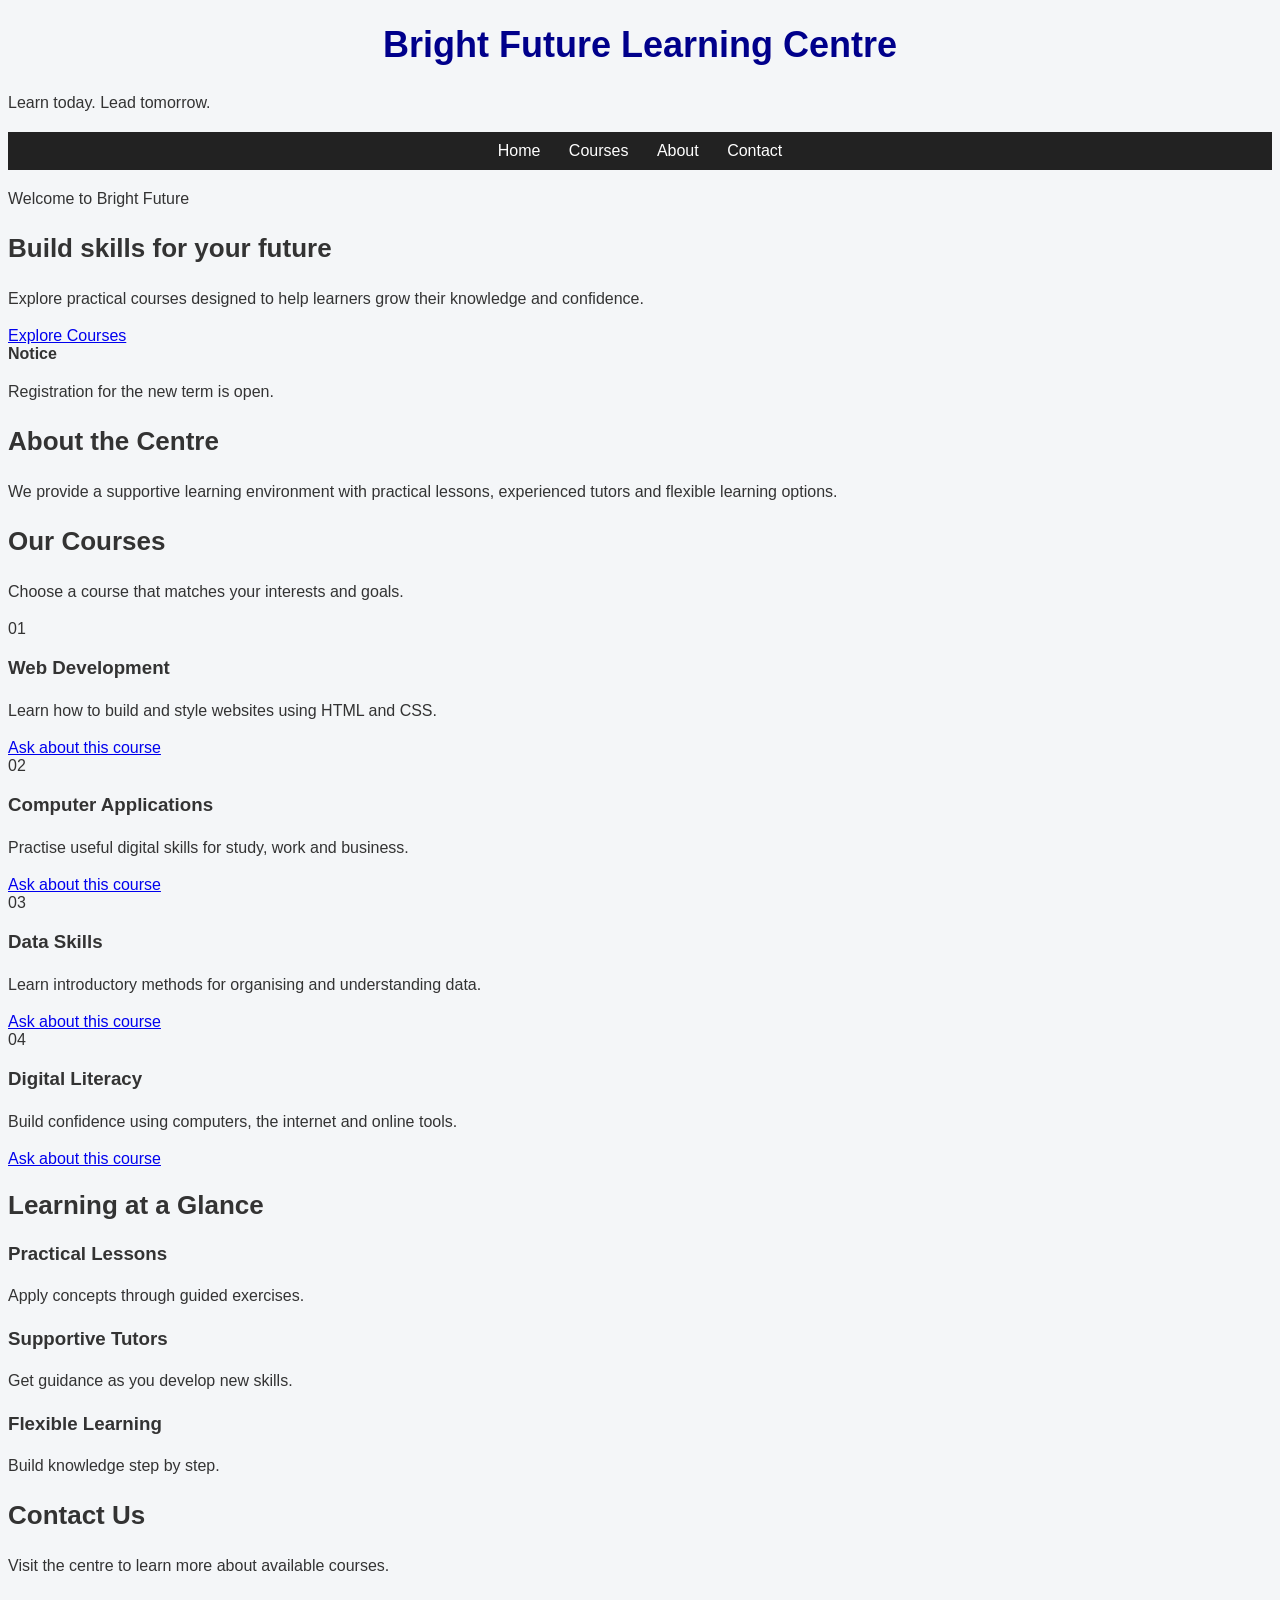
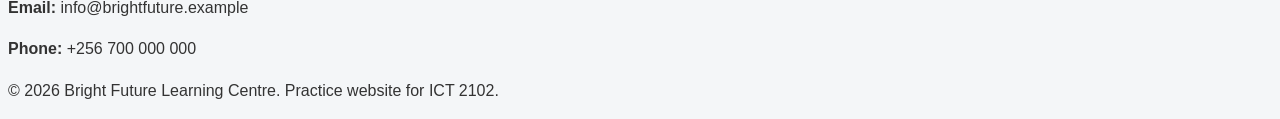
<file: index.html>
<!DOCTYPE html>
<html lang="en">
<head>
    <meta charset="UTF-8">
    <meta name="viewport" content="width=device-width, initial-scale=1.0">
    <title>Bright Future Learning Centre</title>
    <link rel="stylesheet" href="css/style.css">
</head>
<body>
    <header class="site-header">
        <div class="brand">
            <h1>Bright Future Learning Centre</h1>
            <p>Learn today. Lead tomorrow.</p>
        </div>

        <nav class="main-nav" aria-label="Main navigation">
            <a href="#home">Home</a>
            <a href="#courses">Courses</a>
            <a href="#about">About</a>
            <a href="#contact">Contact</a>
        </nav>
    </header>

    <main>
        <section id="home" class="hero">
            <div>
                <p class="eyebrow">Welcome to Bright Future</p>
                <h2>Build skills for your future</h2>
                <p>Explore practical courses designed to help learners grow their knowledge and confidence.</p>
                <a class="button" href="#courses">Explore Courses</a>
            </div>
            <aside class="notice">
                <strong>Notice</strong>
                <p>Registration for the new term is open.</p>
            </aside>
        </section>

        <section id="about" class="content-section">
            <h2>About the Centre</h2>
            <p>We provide a supportive learning environment with practical lessons, experienced tutors and flexible learning options.</p>
        </section>

        <section id="courses" class="content-section">
            <h2>Our Courses</h2>
            <p class="section-intro">Choose a course that matches your interests and goals.</p>

            <div class="course-grid">
                <article class="course-card">
                    <span class="course-number">01</span>
                    <h3>Web Development</h3>
                    <p>Learn how to build and style websites using HTML and CSS.</p>
                    <a href="#contact">Ask about this course</a>
                </article>

                <article class="course-card">
                    <span class="course-number">02</span>
                    <h3>Computer Applications</h3>
                    <p>Practise useful digital skills for study, work and business.</p>
                    <a href="#contact">Ask about this course</a>
                </article>

                <article class="course-card">
                    <span class="course-number">03</span>
                    <h3>Data Skills</h3>
                    <p>Learn introductory methods for organising and understanding data.</p>
                    <a href="#contact">Ask about this course</a>
                </article>

                <article class="course-card">
                    <span class="course-number">04</span>
                    <h3>Digital Literacy</h3>
                    <p>Build confidence using computers, the internet and online tools.</p>
                    <a href="#contact">Ask about this course</a>
                </article>
            </div>
        </section>

        <section class="content-section">
            <h2>Learning at a Glance</h2>
            <div class="learning-row">
                <div class="learning-item">
                    <h3>Practical Lessons</h3>
                    <p>Apply concepts through guided exercises.</p>
                </div>
                <div class="learning-item">
                    <h3>Supportive Tutors</h3>
                    <p>Get guidance as you develop new skills.</p>
                </div>
                <div class="learning-item">
                    <h3>Flexible Learning</h3>
                    <p>Build knowledge step by step.</p>
                </div>
            </div>
        </section>

        <section id="contact" class="content-section contact-section">
            <h2>Contact Us</h2>
            <p>Visit the centre to learn more about available courses.</p>
            <p><strong>Email:</strong> info@brightfuture.example</p>
            <p><strong>Phone:</strong> +256 700 000 000</p>
        </section>
    </main>

    <footer class="site-footer">
        <p>&copy; 2026 Bright Future Learning Centre. Practice website for ICT 2102.</p>
    </footer>
</body>
</html>
</file>
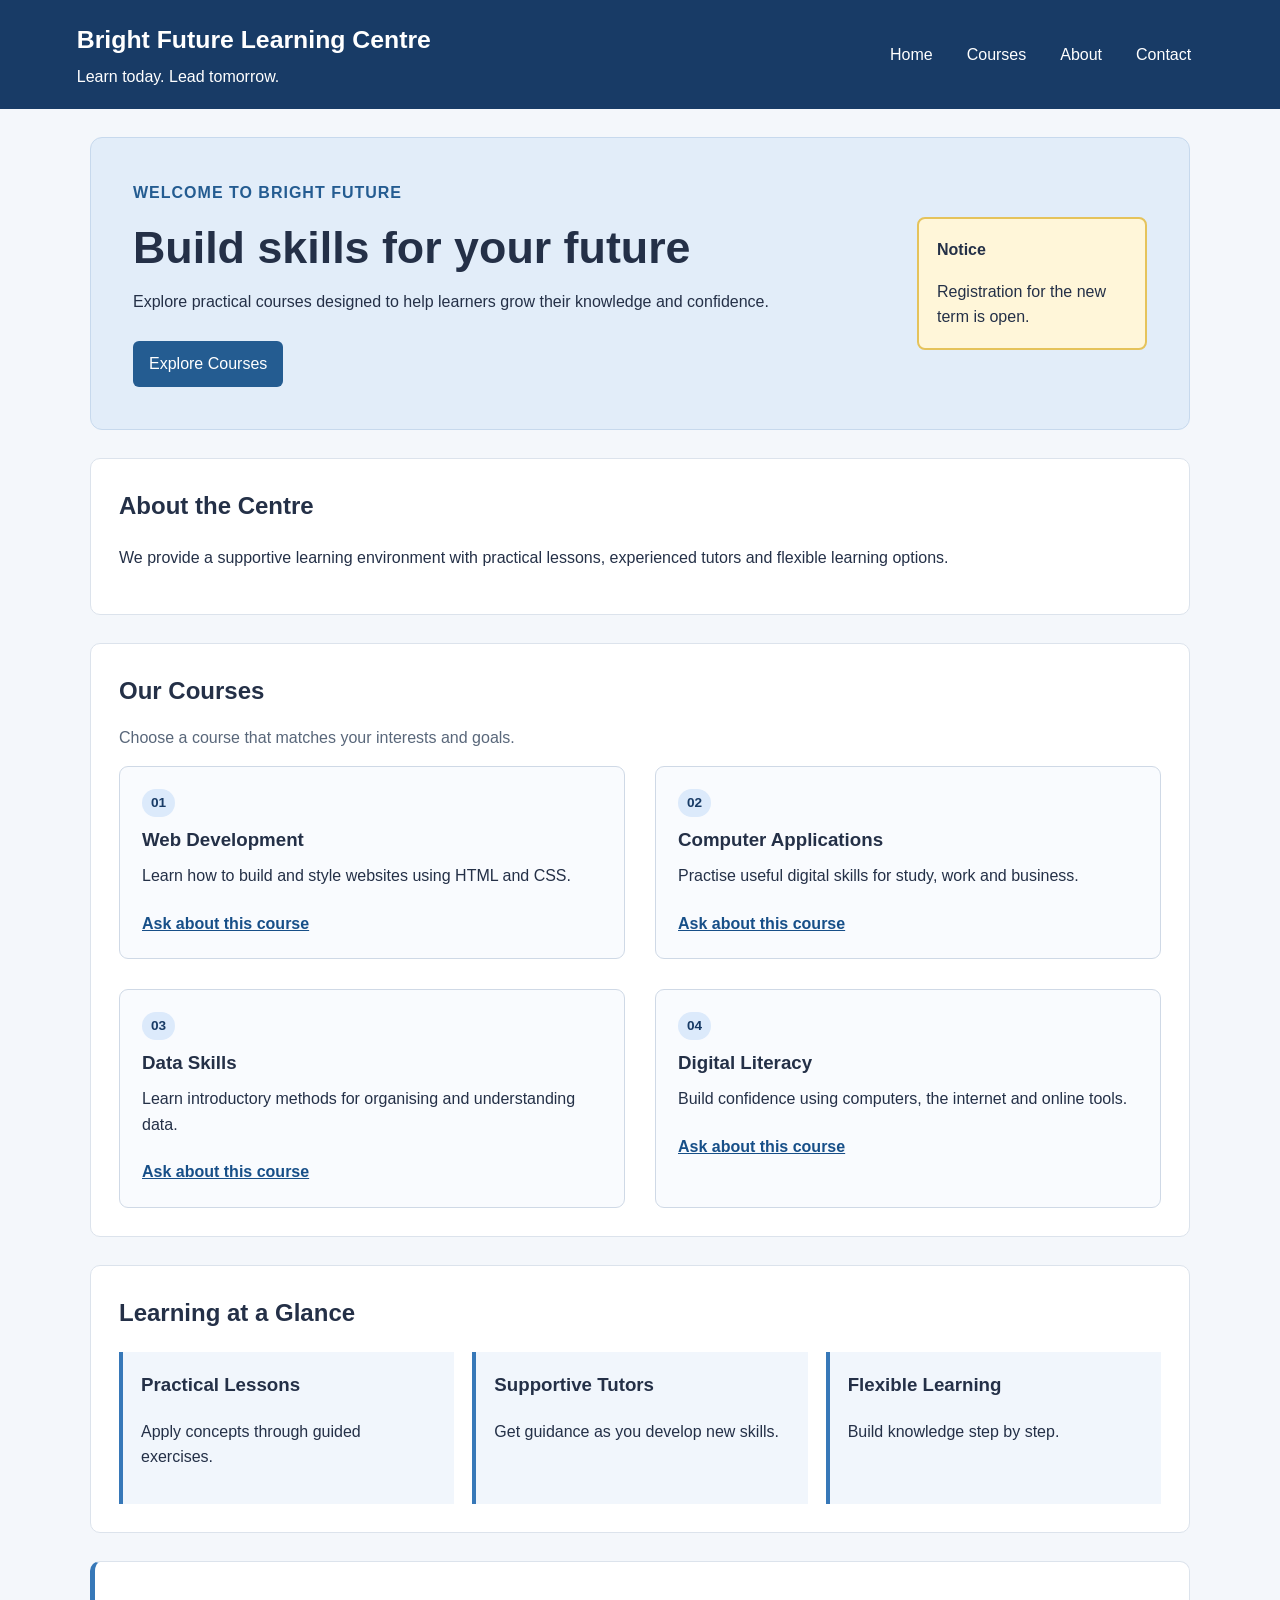
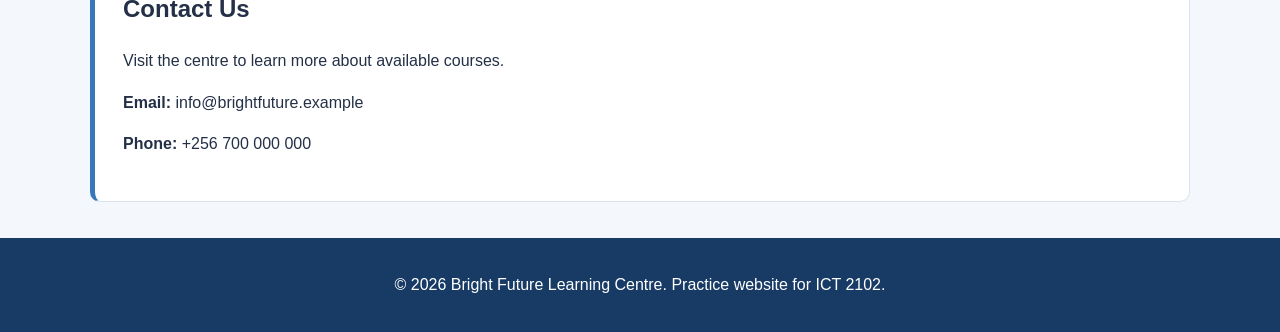
<file: css_layout.html>
<!DOCTYPE html>
<html lang="en">
<head>
    <meta charset="UTF-8">
    <meta name="viewport" content="width=device-width, initial-scale=1.0">
    <title>Bright Future Learning Centre</title>
    <link rel="stylesheet" href="css/css_layout.css">
</head>
<body>
    <header class="site-header">
        <div class="brand">
            <h1>Bright Future Learning Centre</h1>
            <p>Learn today. Lead tomorrow.</p>
        </div>

        <nav class="main-nav" aria-label="Main navigation">
            <a href="#home">Home</a>
            <a href="#courses">Courses</a>
            <a href="#about">About</a>
            <a href="#contact">Contact</a>
        </nav>
    </header>

    <main>
        <section id="home" class="hero">
            <div>
                <p class="eyebrow">Welcome to Bright Future</p>
                <h2>Build skills for your future</h2>
                <p>Explore practical courses designed to help learners grow their knowledge and confidence.</p>
                <a class="button" href="#courses">Explore Courses</a>
            </div>
            <aside class="notice">
                <strong>Notice</strong>
                <p>Registration for the new term is open.</p>
            </aside>
        </section>

        <section id="about" class="content-section">
            <h2>About the Centre</h2>
            <p>We provide a supportive learning environment with practical lessons, experienced tutors and flexible learning options.</p>
        </section>

        <section id="courses" class="content-section">
            <h2>Our Courses</h2>
            <p class="section-intro">Choose a course that matches your interests and goals.</p>

            <div class="course-grid">
                <article class="course-card">
                    <span class="course-number">01</span>
                    <h3>Web Development</h3>
                    <p>Learn how to build and style websites using HTML and CSS.</p>
                    <a href="#contact">Ask about this course</a>
                </article>

                <article class="course-card">
                    <span class="course-number">02</span>
                    <h3>Computer Applications</h3>
                    <p>Practise useful digital skills for study, work and business.</p>
                    <a href="#contact">Ask about this course</a>
                </article>

                <article class="course-card">
                    <span class="course-number">03</span>
                    <h3>Data Skills</h3>
                    <p>Learn introductory methods for organising and understanding data.</p>
                    <a href="#contact">Ask about this course</a>
                </article>

                <article class="course-card">
                    <span class="course-number">04</span>
                    <h3>Digital Literacy</h3>
                    <p>Build confidence using computers, the internet and online tools.</p>
                    <a href="#contact">Ask about this course</a>
                </article>
            </div>
        </section>

        <section class="content-section">
            <h2>Learning at a Glance</h2>
            <div class="learning-row">
                <div class="learning-item">
                    <h3>Practical Lessons</h3>
                    <p>Apply concepts through guided exercises.</p>
                </div>
                <div class="learning-item">
                    <h3>Supportive Tutors</h3>
                    <p>Get guidance as you develop new skills.</p>
                </div>
                <div class="learning-item">
                    <h3>Flexible Learning</h3>
                    <p>Build knowledge step by step.</p>
                </div>
            </div>
        </section>

        <section id="contact" class="content-section contact-section">
            <h2>Contact Us</h2>
            <p>Visit the centre to learn more about available courses.</p>
            <p><strong>Email:</strong> info@brightfuture.example</p>
            <p><strong>Phone:</strong> +256 700 000 000</p>
        </section>
    </main>

    <footer class="site-footer">
        <p>&copy; 2026 Bright Future Learning Centre. Practice website for ICT 2102.</p>
    </footer>
</body>
</html>
</file>
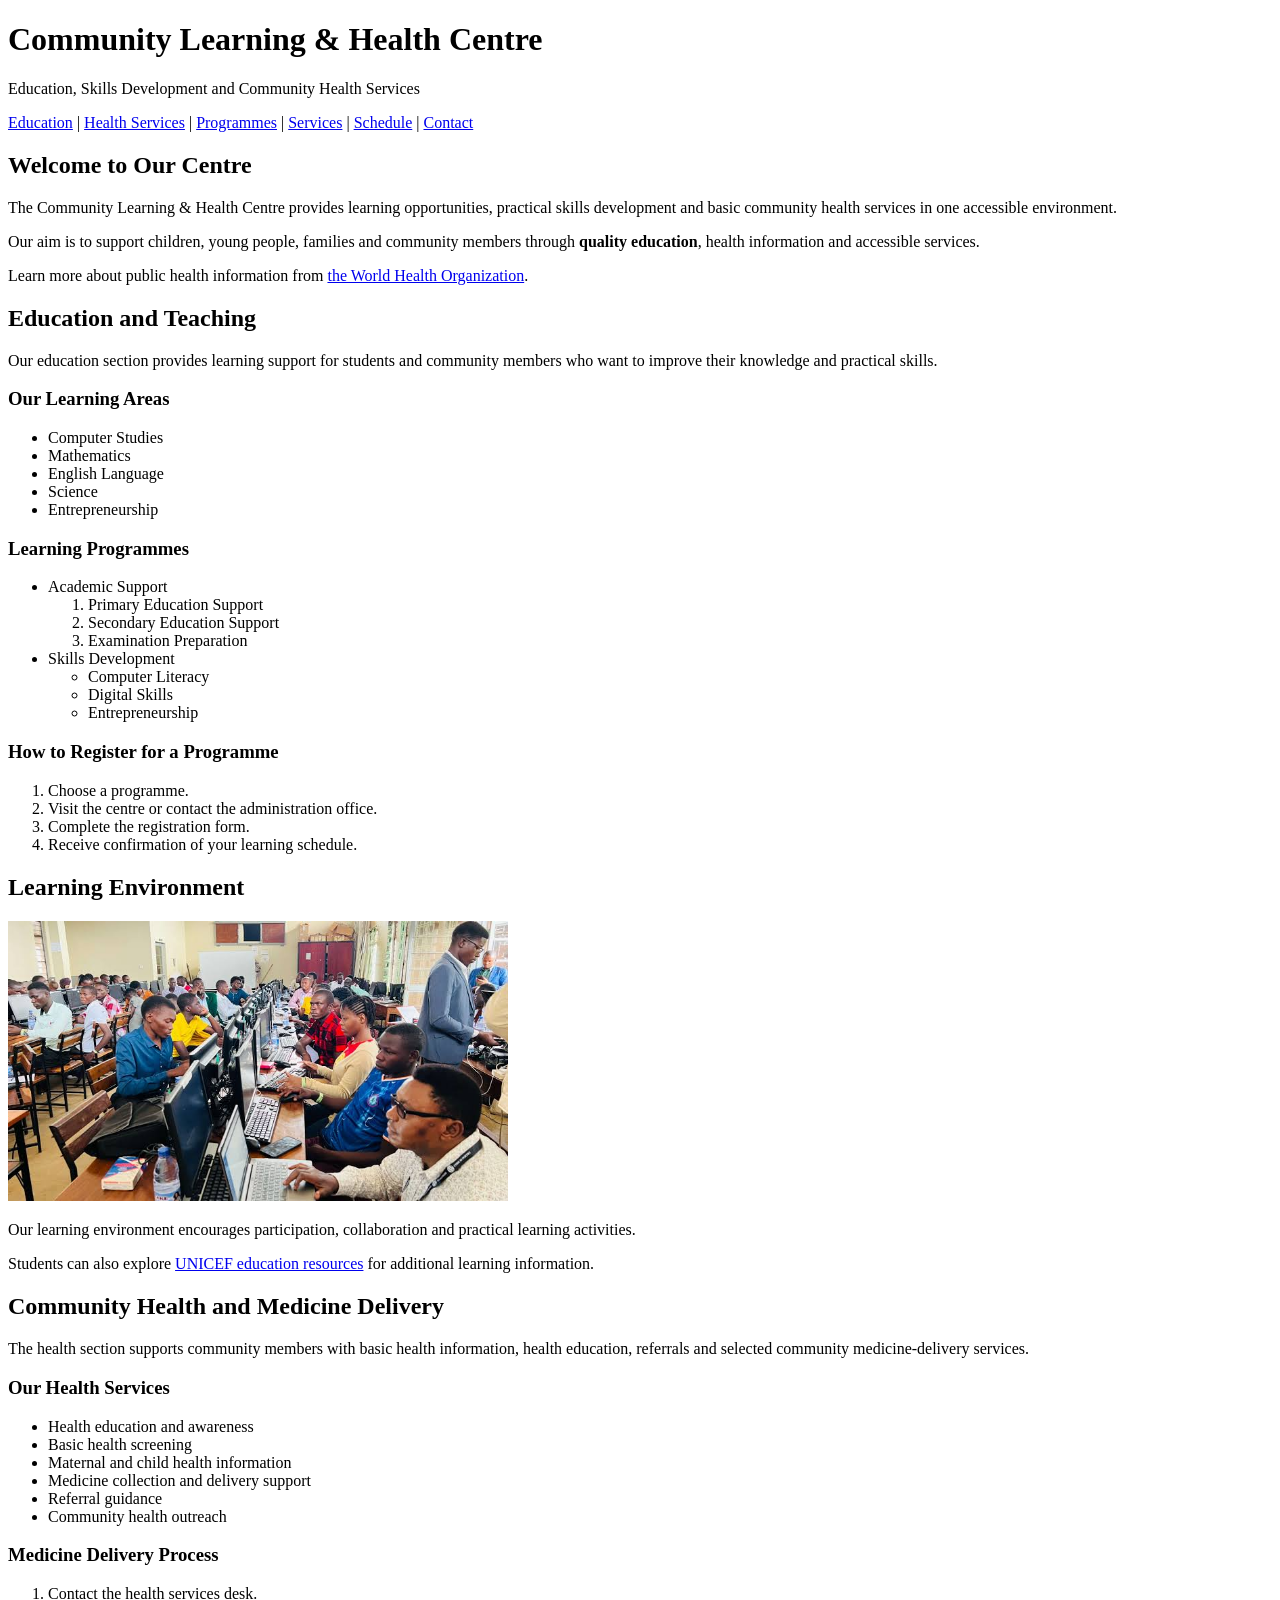
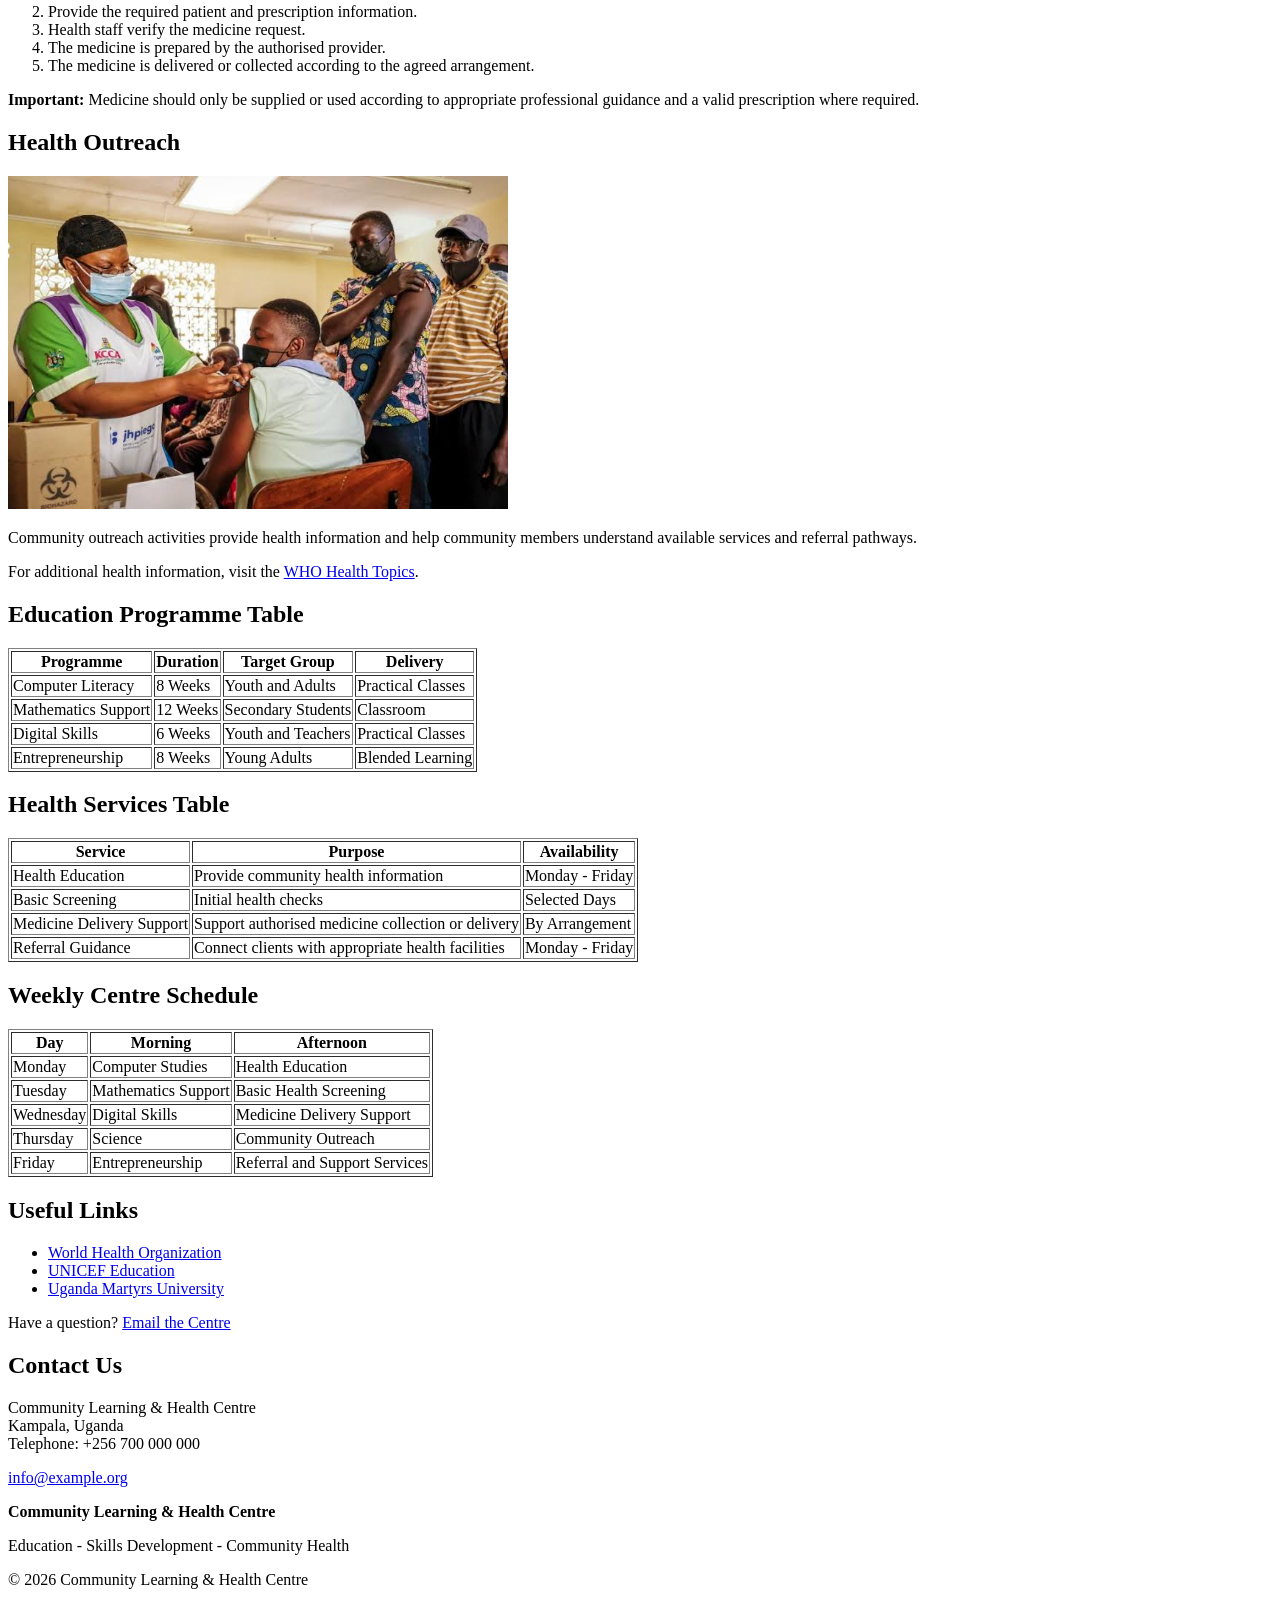
<file: example1_lists_images_links.html>
<!DOCTYPE html>
<html>
<head>
    
    <title>Community Learning & Health Centre</title>
</head>
<body>

<header>
    <h1>Community Learning & Health Centre</h1>
    <p>Education, Skills Development and Community Health Services</p>
    <nav>
        <a href="#education">Education</a> |
        <a href="#health">Health Services</a> |
        <a href="#programmes">Programmes</a> |
        <a href="#services">Services</a> |
        <a href="#schedule">Schedule</a> |
        <a href="#contact">Contact</a>
    </nav>
</header>

<main>

<section>
    <h2>Welcome to Our Centre</h2>
    <p>The Community Learning & Health Centre provides learning opportunities, practical skills development and basic community health services in one accessible environment.</p>
    <p>Our aim is to support children, young people, families and community members through <strong>quality education</strong>, health information and accessible services.</p>
    <p>Learn more about public health information from <a href="https://www.who.int/" target="_blank">the World Health Organization</a>.</p>
</section>

<section id="education">
    <h2>Education and Teaching</h2>
    <p>Our education section provides learning support for students and community members who want to improve their knowledge and practical skills.</p>

    <h3>Our Learning Areas</h3>
    <ul>
        <li>Computer Studies</li>
        <li>Mathematics</li>
        <li>English Language</li>
        <li>Science</li>
        <li>Entrepreneurship</li>
    </ul>

    <h3>Learning Programmes</h3>
    <ul>
        <li>Academic Support
            <ol>
                <li>Primary Education Support</li>
                <li>Secondary Education Support</li>
                <li>Examination Preparation</li>
            </ol>
        </li>
        <li>Skills Development
            <ul>
                <li>Computer Literacy</li>
                <li>Digital Skills</li>
                <li>Entrepreneurship</li>
            </ul>
        </li>
    </ul>

    <h3>How to Register for a Programme</h3>
    <ol>
        <li>Choose a programme.</li>
        <li>Visit the centre or contact the administration office.</li>
        <li>Complete the registration form.</li>
        <li>Receive confirmation of your learning schedule.</li>
    </ol>
</section>

<section>
    <h2>Learning Environment</h2>
    <img src="images/classroom.jpg" alt="Students learning together in a classroom" width="500">
    <p>Our learning environment encourages participation, collaboration and practical learning activities.</p>
    <p>Students can also explore <a href="https://www.unicef.org/education" target="_blank">UNICEF education resources</a> for additional learning information.</p>
</section>

<section id="health">
    <h2>Community Health and Medicine Delivery</h2>
    <p>The health section supports community members with basic health information, health education, referrals and selected community medicine-delivery services.</p>

    <h3>Our Health Services</h3>
    <ul>
        <li>Health education and awareness</li>
        <li>Basic health screening</li>
        <li>Maternal and child health information</li>
        <li>Medicine collection and delivery support</li>
        <li>Referral guidance</li>
        <li>Community health outreach</li>
    </ul>

    <h3>Medicine Delivery Process</h3>
    <ol>
        <li>Contact the health services desk.</li>
        <li>Provide the required patient and prescription information.</li>
        <li>Health staff verify the medicine request.</li>
        <li>The medicine is prepared by the authorised provider.</li>
        <li>The medicine is delivered or collected according to the agreed arrangement.</li>
    </ol>

    <p><strong>Important:</strong> Medicine should only be supplied or used according to appropriate professional guidance and a valid prescription where required.</p>
</section>

<section>
    <h2>Health Outreach</h2>
    <img src="images/healthcare.jpg" alt="Health workers providing community health education" width="500">
    <p>Community outreach activities provide health information and help community members understand available services and referral pathways.</p>
    <p>For additional health information, visit the <a href="https://www.who.int/health-topics" target="_blank">WHO Health Topics</a>.</p>
</section>

<section id="programmes">
    <h2>Education Programme Table</h2>
    <table border="1">
        <thead>
            <tr><th>Programme</th><th>Duration</th><th>Target Group</th><th>Delivery</th></tr>
        </thead>
        <tbody>
            <tr><td>Computer Literacy</td><td>8 Weeks</td><td>Youth and Adults</td><td>Practical Classes</td></tr>
            <tr><td>Mathematics Support</td><td>12 Weeks</td><td>Secondary Students</td><td>Classroom</td></tr>
            <tr><td>Digital Skills</td><td>6 Weeks</td><td>Youth and Teachers</td><td>Practical Classes</td></tr>
            <tr><td>Entrepreneurship</td><td>8 Weeks</td><td>Young Adults</td><td>Blended Learning</td></tr>
        <!-- </tbody> -->
    </table>
</section>

<section id="services">
    <h2>Health Services Table</h2>
    <table border="1">
        <thead>
            <tr><th>Service</th><th>Purpose</th><th>Availability</th></tr>
        </thead>
        <tbody>
            <tr><td>Health Education</td><td>Provide community health information</td><td>Monday - Friday</td></tr>
            <tr><td>Basic Screening</td><td>Initial health checks</td><td>Selected Days</td></tr>
            <tr><td>Medicine Delivery Support</td><td>Support authorised medicine collection or delivery</td><td>By Arrangement</td></tr>
            <tr><td>Referral Guidance</td><td>Connect clients with appropriate health facilities</td><td>Monday - Friday</td></tr>
        </tbody>
    </table>
</section>

<section id="schedule">
    <h2>Weekly Centre Schedule</h2>
    <table border="1">
        <thead>
            <tr><th>Day</th><th>Morning</th><th>Afternoon</th></tr>
        </thead>
        <tbody>
            <tr><td>Monday</td><td>Computer Studies</td><td>Health Education</td></tr>
            <tr><td>Tuesday</td><td>Mathematics Support</td><td>Basic Health Screening</td></tr>
            <tr><td>Wednesday</td><td>Digital Skills</td><td>Medicine Delivery Support</td></tr>
            <tr><td>Thursday</td><td>Science</td><td>Community Outreach</td></tr>
            <tr><td>Friday</td><td>Entrepreneurship</td><td>Referral and Support Services</td></tr>
        </tbody>
    </table>
</section>

<section>
    <h2>Useful Links</h2>
    <ul>
        <li><a href="https://www.who.int/" target="_blank">World Health Organization</a></li>
        <li><a href="https://www.unicef.org/education" target="_blank">UNICEF Education</a></li>
        <li><a href="https://www.umu.ac.ug/" target="_blank">Uganda Martyrs University</a></li>
    </ul>
    <p>Have a question? <a href="mailto:info@example.org">Email the Centre</a></p>
</section>

<section id="contact">
    <h2>Contact Us</h2>
    <p>
        Community Learning & Health Centre<br>
        Kampala, Uganda<br>
        Telephone: +256 700 000 000
    </p>
    <p><a href="mailto:info@example.org">info@example.org</a></p>
</section>

</main>

<footer>
    <p><strong>Community Learning & Health Centre</strong></p>
    <p>Education - Skills Development - Community Health</p>
    <p>&copy; 2026 Community Learning & Health Centre</p>
</footer>

</body>
</html>
</file>
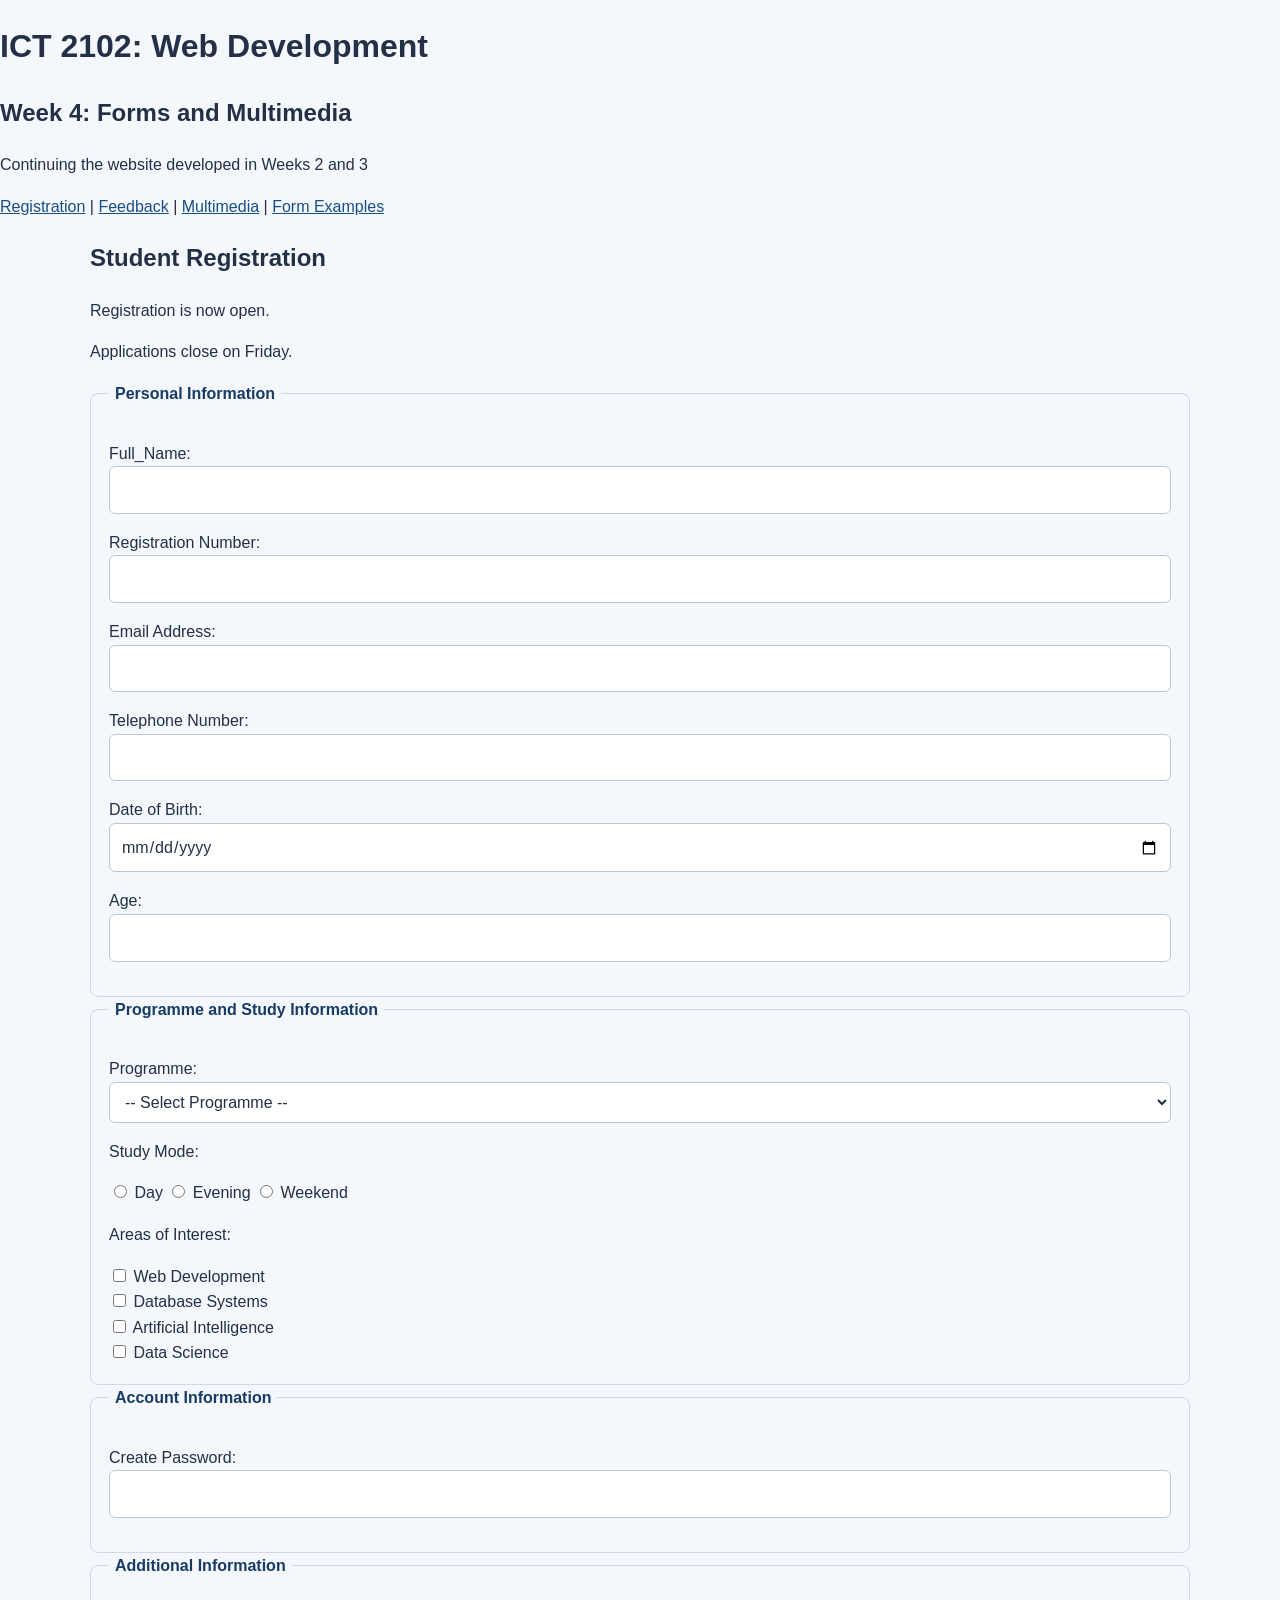
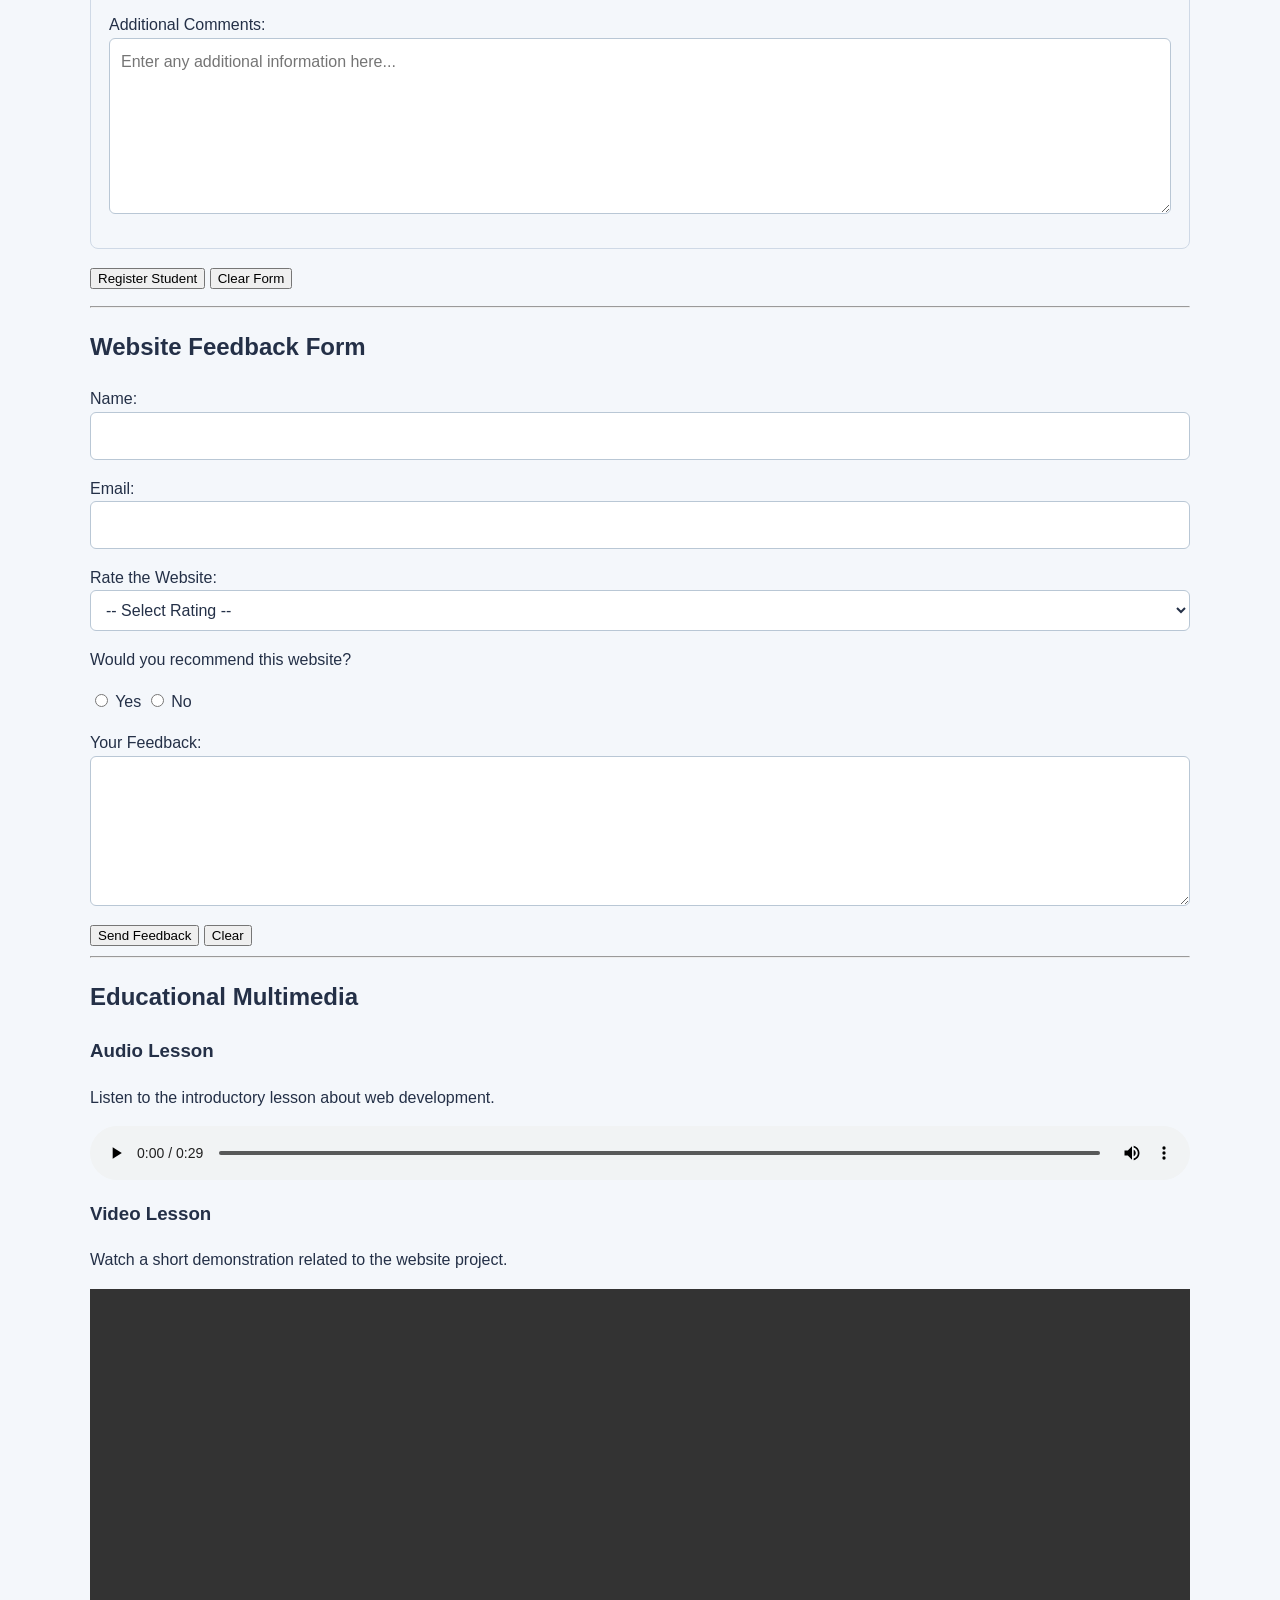
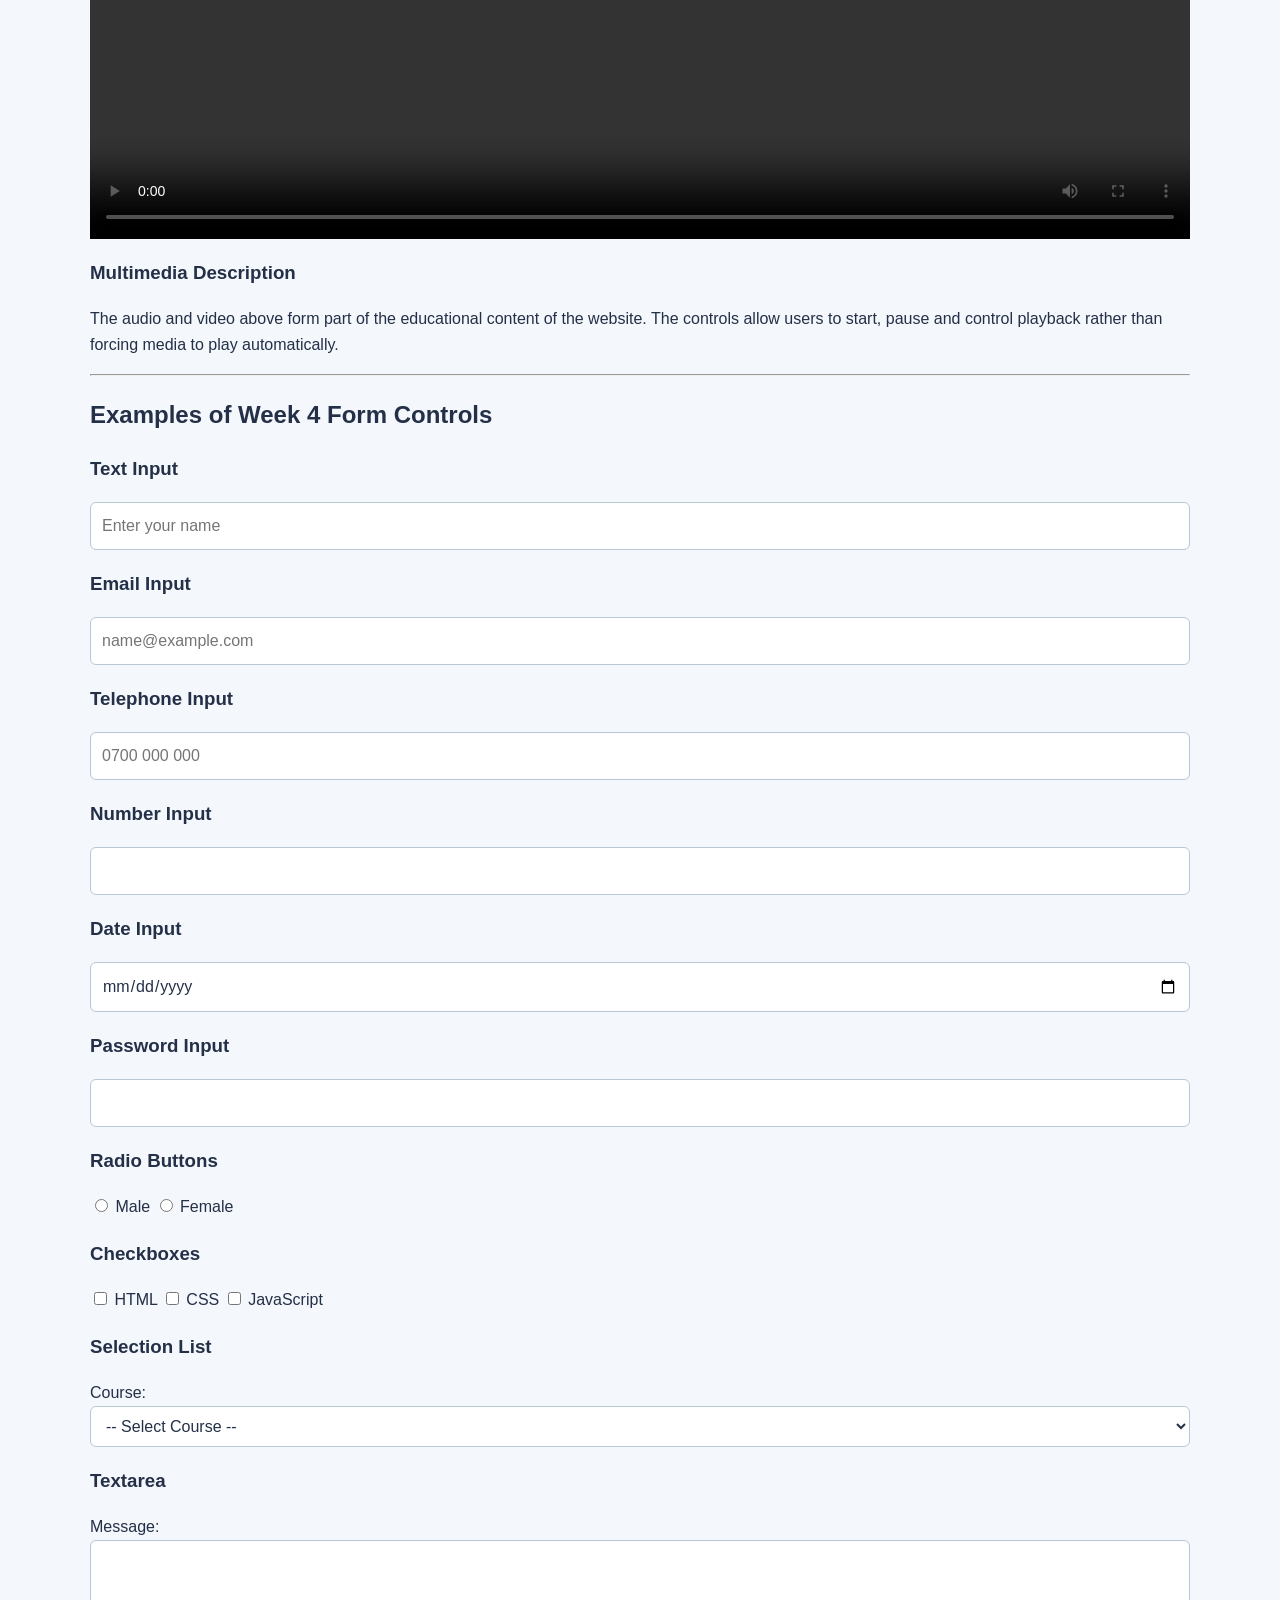
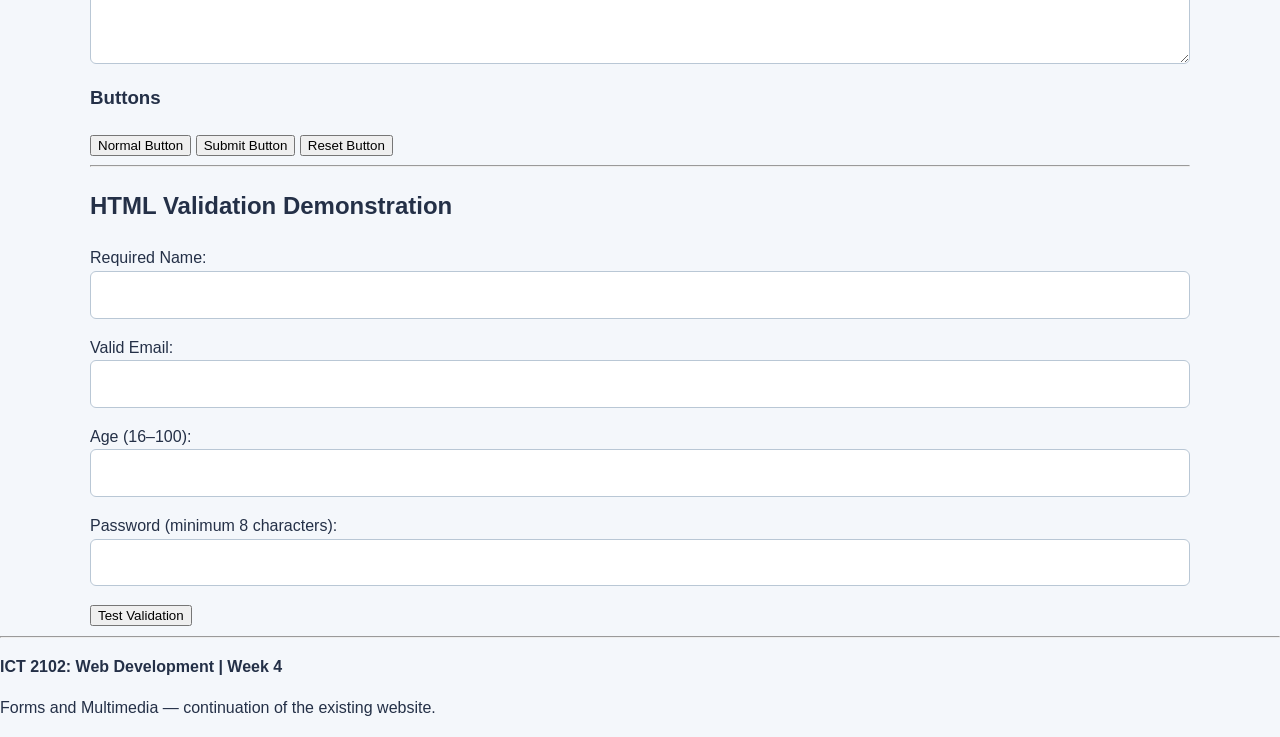
<file: forms.html>
<!DOCTYPE html>
<html lang="en">
<head>
    
    <title>ICT 2102 | Week 4 - Forms and Multimedia</title>
    <link rel="stylesheet" href="css/style_responive.css">
</head>

<body>

<header>
    <h1>ICT 2102: Web Development</h1>
    <h2>Week 4: Forms and Multimedia</h2>
    <p>Continuing the website developed in Weeks 2 and 3</p>
</header>

<nav>
    <a href="#registration">Registration</a> |
    <a href="#feedback">Feedback</a> |
    <a href="#multimedia">Multimedia</a> |
    <a href="#examples">Form Examples</a>
</nav>

<main>

<section id="registration" class="card">
    <h2>Student Registration</h2>
    <p class="important">Registration is now open.</p>
    <p class="important">Applications close on Friday.</p>

    <form action="#" method="post">

        <fieldset>
            <legend>Personal Information</legend>

            <p>
                <label for="full-name">Full_Name:</label><br>
                <input type="text" id="full-name" name="full-name" required>
            </p>

            <p>
                <label for="registration-number">Registration Number:</label><br>
                <input type="text" id="registration-number" name="registration-number" required>
            </p>

            <p>
                <label for="email">Email Address:</label><br>
                <input type="email" id="email" name="email" required>
            </p>

            <p>
                <label for="phone">Telephone Number:</label><br>
                <input type="tel" id="phone" name="phone">
            </p>

            <p>
                <label for="date-of-birth">Date of Birth:</label><br>
                <input type="date" id="date-of-birth" name="date-of-birth">
            </p>

            <p>
                <label for="age">Age:</label><br>
                <input type="number" id="age" name="age" min="16" max="100" required>
            </p>
        </fieldset>

        <fieldset>
            <legend>Programme and Study Information</legend>

            <p>
                <label for="programme">Programme:</label><br>
                <select id="programme" name="programme" required>
                    <option value="">-- Select Programme --</option>
                    <option value="ict">ICT</option>
                    <option value="computer-science">Computer Science</option>
                    <option value="mathematics">Mathematics</option>
                    <option value="education">Education</option>
                </select>
            </p>

            <p>Study Mode:</p>
            <input type="radio" id="day" name="study-mode" value="day" required>
            <label for="day">Day</label>

            <input type="radio" id="evening" name="study-mode" value="evening">
            <label for="evening">Evening</label>

            <input type="radio" id="weekend" name="study-mode" value="weekend">
            <label for="weekend">Weekend</label>

            <p>Areas of Interest:</p>
            <input type="checkbox" id="web-development" name="interest" value="web-development">
            <label for="web-development">Web Development</label><br>

            <input type="checkbox" id="database" name="interest" value="database">
            <label for="database">Database Systems</label><br>

            <input type="checkbox" id="artificial-intelligence" name="interest" value="artificial-intelligence">
            <label for="artificial-intelligence">Artificial Intelligence</label><br>

            <input type="checkbox" id="data-science" name="interest" value="data-science">
            <label for="data-science">Data Science</label>
        </fieldset>

        <fieldset>
            <legend>Account Information</legend>

            <p>
                <label for="password">Create Password:</label><br>
                <input type="password" id="password" name="password" minlength="8" required>
            </p>
        </fieldset>

        <fieldset>
            <legend>Additional Information</legend>

            <p>
                <label for="comments">Additional Comments:</label><br>
                <textarea id="comments" name="comments" rows="6" cols="50"
                          placeholder="Enter any additional information here..."></textarea>
            </p>
        </fieldset>

        <p>
            <button type="submit">Register Student</button>
            <button type="reset">Clear Form</button>
        </p>

    </form>
</section>

<hr>

<section id="feedback", class="service">
    <h2>Website Feedback Form</h2>

    <form action="#" method="post">
        <p>
            <label for="visitor-name">Name:</label><br>
            <input type="text" id="visitor-name" name="visitor-name" required>
        </p>

        <p>
            <label for="visitor-email">Email:</label><br>
            <input type="email" id="visitor-email" name="visitor-email" required>
        </p>

        <p>
            <label for="rating">Rate the Website:</label><br>
            <select id="rating" name="rating" required>
                <option value="">-- Select Rating --</option>
                <option value="excellent">Excellent</option>
                <option value="good">Good</option>
                <option value="average">Average</option>
                <option value="poor">Poor</option>
            </select>
        </p>

        <p>Would you recommend this website?</p>
        <input type="radio" id="recommend-yes" name="recommend" value="yes" required>
        <label for="recommend-yes">Yes</label>

        <input type="radio" id="recommend-no" name="recommend" value="no">
        <label for="recommend-no">No</label>

        <p>
            <label for="feedback-message">Your Feedback:</label><br>
            <textarea id="feedback-message" name="feedback-message" rows="5" cols="50" required></textarea>
        </p>

        <button type="submit">Send Feedback</button>
        <button type="reset">Clear</button>
    </form>
</section>

<hr>

<section id="multimedia", class="service">
    <h2>Educational Multimedia</h2>

    <h3>Audio Lesson</h3>
    <p>Listen to the introductory lesson about web development.</p>

    <audio controls>
        <source src="audio/WhatsApp_audio.mp3" type="audio/mpeg">
        Your browser does not support the audio element.
    </audio>

    <h3>Video Lesson</h3>
    <p>Watch a short demonstration related to the website project.</p>

    <video controls width="600">
        <source src="videos/lesson.mp4" type="video/mp4">
        Your browser does not support the video element.
    </video>

    <h3>Multimedia Description</h3>
    <p>
        The audio and video above form part of the educational content of the website.
        The controls allow users to start, pause and control playback rather than
        forcing media to play automatically.
    </p>
</section>

<hr>

<section id="examples", class="service">
    <h2>Examples of Week 4 Form Controls</h2>

    <h3>Text Input</h3>
    <input type="text" id="example-text" name="example-text" placeholder="Enter your name">

    <h3>Email Input</h3>
    <input type="email" id="example-email" name="example-email" placeholder="name@example.com">

    <h3>Telephone Input</h3>
    <input type="tel" id="example-tel" name="example-tel" placeholder="0700 000 000">

    <h3>Number Input</h3>
    <input type="number" id="example-number" name="example-number" min="1" max="100">

    <h3>Date Input</h3>
    <input type="date" id="example-date" name="example-date">

    <h3>Password Input</h3>
    <input type="password" id="example-password" name="example-password" minlength="8">

    <h3>Radio Buttons</h3>
    <input type="radio" id="example-male" name="gender" value="male">
    <label for="example-male">Male</label>

    <input type="radio" id="example-female" name="gender" value="female">
    <label for="example-female">Female</label>

    <h3>Checkboxes</h3>
    <input type="checkbox" id="example-html" name="skill" value="html">
    <label for="example-html">HTML</label>

    <input type="checkbox" id="example-css" name="skill" value="css">
    <label for="example-css">CSS</label>

    <input type="checkbox" id="example-javascript" name="skill" value="javascript">
    <label for="example-javascript">JavaScript</label>

    <h3>Selection List</h3>
    <label for="example-course">Course:</label>
    <select id="example-course" name="example-course">
        <option value="">-- Select Course --</option>
        <option value="web-development">Web Development</option>
        <option value="data-mining">Data Mining</option>
        <option value="artificial-intelligence">Artificial Intelligence</option>
    </select>

    <h3>Textarea</h3>
    <label for="example-textarea">Message:</label><br>
    <textarea id="example-textarea" name="example-textarea" rows="4" cols="50"></textarea>

    <h3>Buttons</h3>
    <button type="button">Normal Button</button>
    <button type="submit">Submit Button</button>
    <button type="reset">Reset Button</button>
</section>

<hr>

<section id="validation-demo">
    <h2>HTML Validation Demonstration</h2>

    <form action="#" method="post">
        <p>
            <label for="required-name">Required Name:</label><br>
            <input type="text" id="required-name" name="required-name" required>
        </p>

        <p>
            <label for="validated-email">Valid Email:</label><br>
            <input type="email" id="validated-email" name="validated-email" required>
        </p>

        <p>
            <label for="validated-age">Age (16–100):</label><br>
            <input type="number" id="validated-age" name="validated-age" min="16" max="100" required>
        </p>

        <p>
            <label for="validated-password">Password (minimum 8 characters):</label><br>
            <input type="password" id="validated-password" name="validated-password" minlength="8" required>
        </p>

        <button type="submit">Test Validation</button>
    </form>
</section>

</main>

<footer>
    <hr>
    <p><strong>ICT 2102: Web Development | Week 4</strong></p>
    <p>Forms and Multimedia — continuation of the existing website.</p>
</footer>

</body>
</html>
</file>
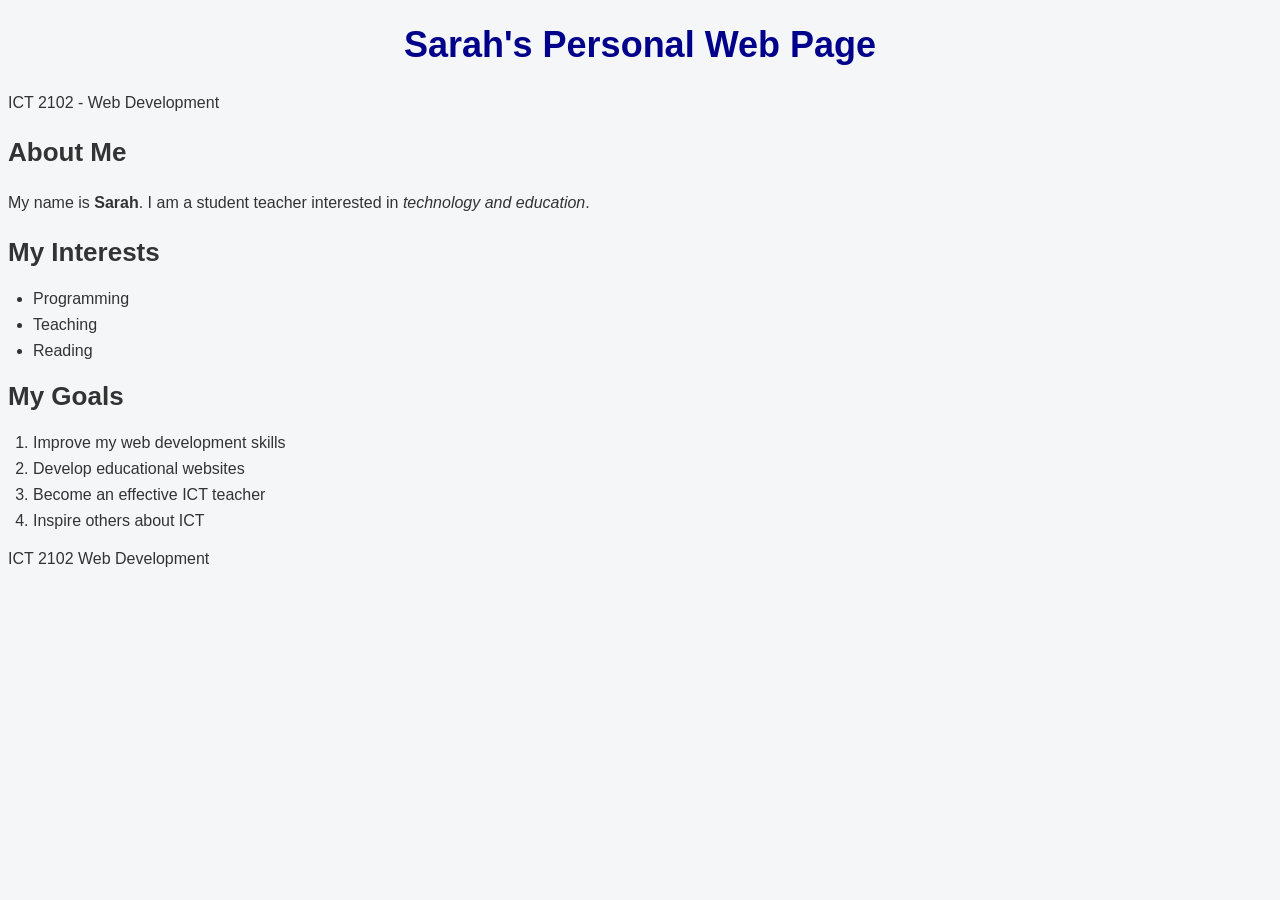
<file: index2.html>
<!DOCTYPE html>
<html>
<head>
    <title>About Sarah - ICT 2102</title>
    <link rel="stylesheet" href="../css/style.css">
</head>

<body>

    <!-- Website header -->
    <header>
        <h1>Sarah's Personal Web Page</h1>
        <p>ICT 2102 - Web Development</p>
    </header>

    <!-- Main content -->
    <main>

        <h2>About Me</h2>
        <p>
            My name is <strong>Sarah</strong>. I am a student teacher
            interested in <em>technology and education</em>.
        </p>

        <h2>My Interests</h2>
        <ul>
            <li>Programming</li>
            <li>Teaching</li>
            <li>Reading</li>
        </ul>

        <h2>My Goals</h2>
        <ol>
            <li>Improve my web development skills</li>
            <li>Develop educational websites</li>
            <li>Become an effective ICT teacher</li>
            <li>Inspire others about ICT</li>
        </ol>

    </main>

    <!-- Website footer -->
    <footer>
        <p>ICT 2102 Web Development</p>
    </footer>

</body>
</html>
</file>
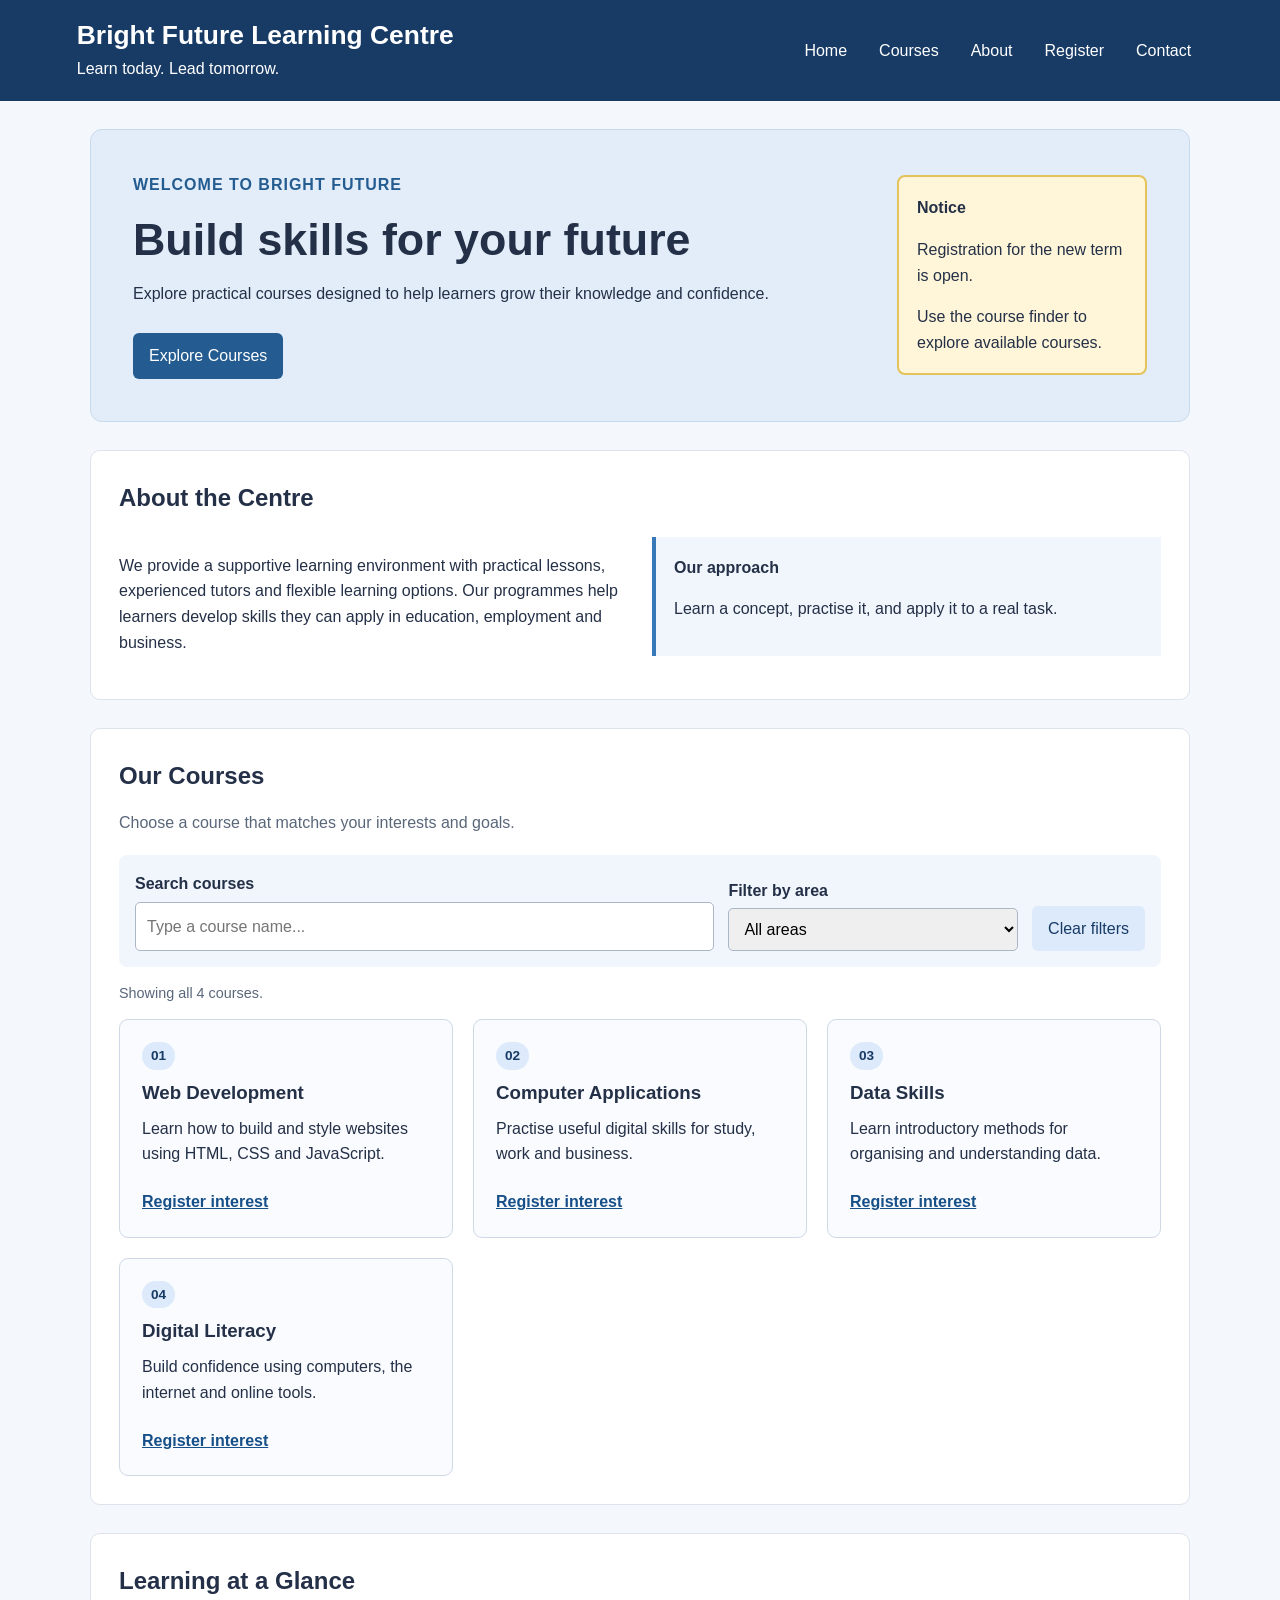
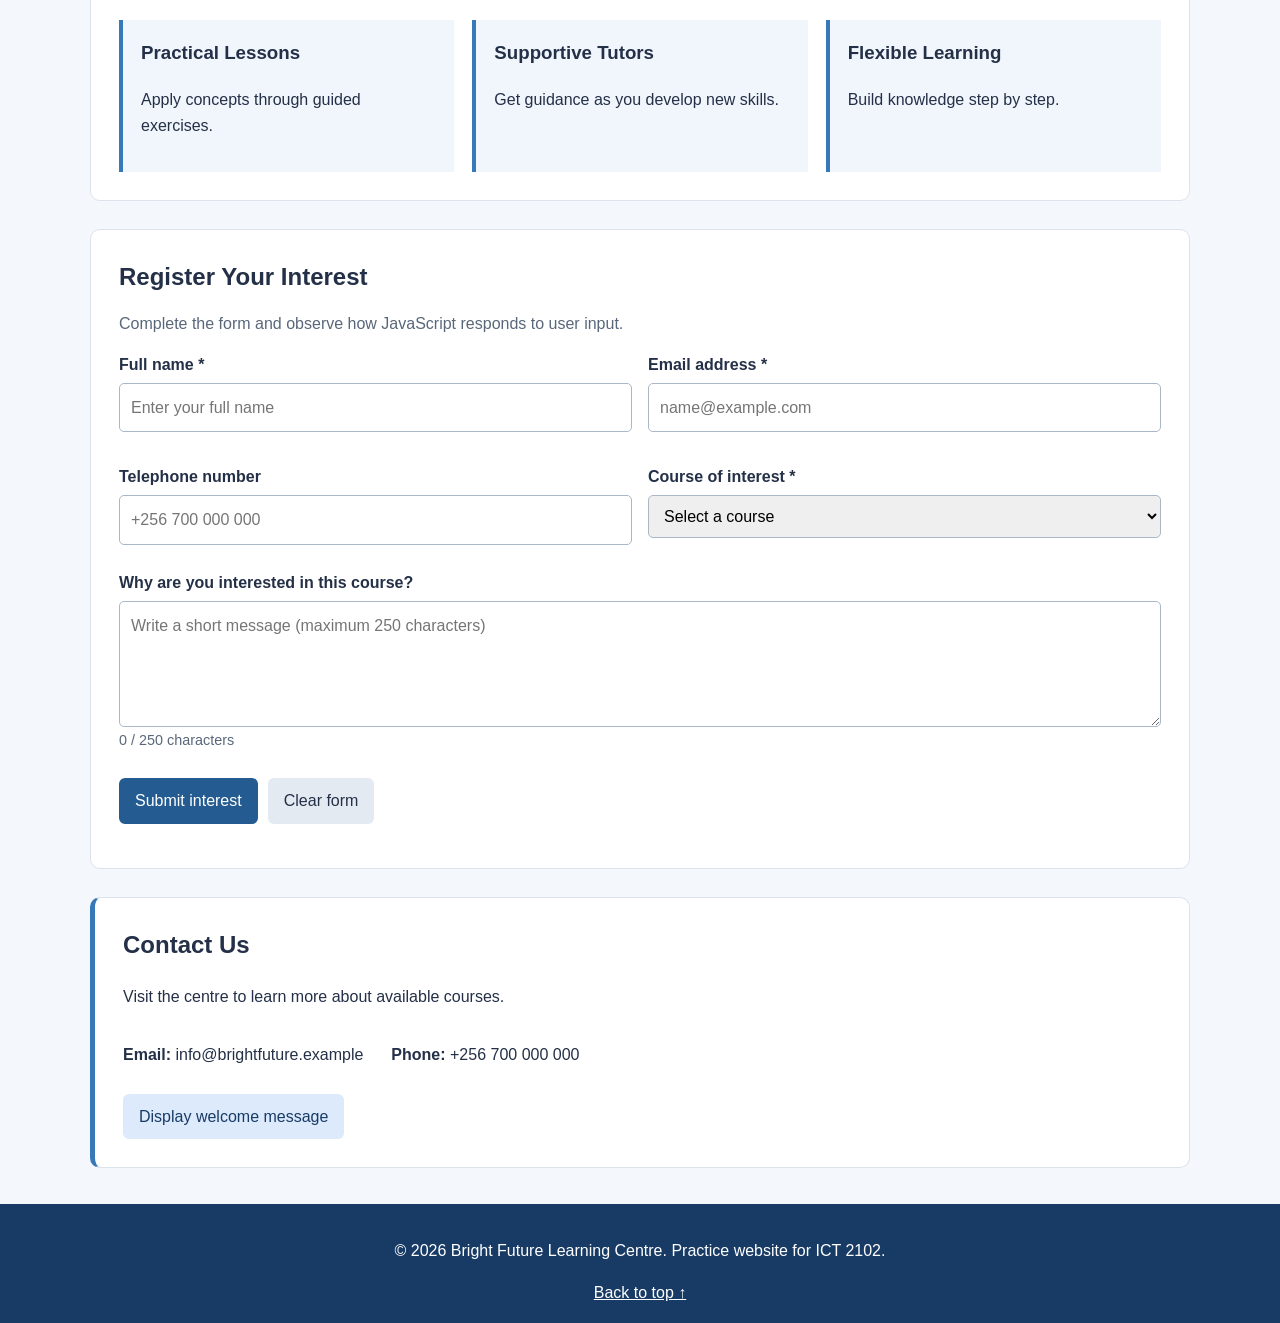
<file: javascript1.html.html>
<!DOCTYPE html>
<html lang="en">
<head>
  <meta charset="UTF-8">
  <meta name="viewport" content="width=device-width, initial-scale=1.0">
  <title>Bright Future Learning Centre</title>
  <link rel="stylesheet" href="css/css_javascript.css">
  <script src="js/script.js" defer></script>
</head>
<body>
  <a class="skip-link" href="#main-content">Skip to main content</a>
  <header class="site-header">
    <div class="brand"><h1>Bright Future Learning Centre</h1><p>Learn today. Lead tomorrow.</p></div>
    <button class="menu-toggle" type="button" aria-expanded="false" aria-controls="primary-navigation">☰ Menu</button>
    <nav class="main-nav" id="primary-navigation" aria-label="Main navigation">
      <a href="#home">Home</a><a href="#courses">Courses</a><a href="#about">About</a><a href="#registration">Register</a><a href="#contact">Contact</a>
    </nav>
  </header>

  <main id="main-content">
    <section id="home" class="hero">
      <div class="hero-copy">
        <p class="eyebrow">Welcome to Bright Future</p>
        <h2>Build skills for your future</h2>
        <p>Explore practical courses designed to help learners grow their knowledge and confidence.</p>
        <a class="button" href="#courses">Explore Courses</a>
      </div>
      <aside class="notice"><strong>Notice</strong><p>Registration for the new term is open.</p><p>Use the course finder to explore available courses.</p></aside>
    </section>

    <section id="about" class="content-section">
      <h2>About the Centre</h2>
      <div class="about-layout">
        <p>We provide a supportive learning environment with practical lessons, experienced tutors and flexible learning options. Our programmes help learners develop skills they can apply in education, employment and business.</p>
        <aside class="about-highlight"><strong>Our approach</strong><p>Learn a concept, practise it, and apply it to a real task.</p></aside>
      </div>
    </section>

    <section id="courses" class="content-section">
      <h2>Our Courses</h2><p class="section-intro">Choose a course that matches your interests and goals.</p>
      <div class="course-tools">
        <div class="field"><label for="course-search">Search courses</label><input type="search" id="course-search" placeholder="Type a course name..."></div>
        <div class="field"><label for="course-category">Filter by area</label>
          <select id="course-category">
            <option value="all">All areas</option><option value="technology">Technology</option><option value="business">Business and productivity</option><option value="foundation">Digital foundations</option>
          </select>
        </div>
        <button class="button button-secondary" type="button" id="clear-search">Clear filters</button>
      </div>
      <p id="course-result" class="result-message" aria-live="polite">Showing all 4 courses.</p>
      <div class="course-grid" id="course-grid">
        <article class="course-card" data-category="technology"><span class="course-number">01</span><h3>Web Development</h3><p>Learn how to build and style websites using HTML, CSS and JavaScript.</p><a href="#registration">Register interest</a></article>
        <article class="course-card" data-category="business"><span class="course-number">02</span><h3>Computer Applications</h3><p>Practise useful digital skills for study, work and business.</p><a href="#registration">Register interest</a></article>
        <article class="course-card" data-category="technology"><span class="course-number">03</span><h3>Data Skills</h3><p>Learn introductory methods for organising and understanding data.</p><a href="#registration">Register interest</a></article>
        <article class="course-card" data-category="foundation"><span class="course-number">04</span><h3>Digital Literacy</h3><p>Build confidence using computers, the internet and online tools.</p><a href="#registration">Register interest</a></article>
      </div>
      <p id="no-results" class="no-results" hidden>No courses match your search. Try another word or clear the filters.</p>
    </section>

    <section class="content-section">
      <h2>Learning at a Glance</h2>
      <div class="learning-row">
        <div class="learning-item"><h3>Practical Lessons</h3><p>Apply concepts through guided exercises.</p></div>
        <div class="learning-item"><h3>Supportive Tutors</h3><p>Get guidance as you develop new skills.</p></div>
        <div class="learning-item"><h3>Flexible Learning</h3><p>Build knowledge step by step.</p></div>
      </div>
    </section>

    <section id="registration" class="content-section">
      <h2>Register Your Interest</h2><p class="section-intro">Complete the form and observe how JavaScript responds to user input.</p>
      <form id="registration-form" novalidate>
        <div class="form-grid">
          <div class="field"><label for="full-name">Full name *</label><input id="full-name" name="fullName" type="text" minlength="3" required placeholder="Enter your full name"><small id="name-error" class="field-error"></small></div>
          <div class="field"><label for="email">Email address *</label><input id="email" name="email" type="email" required placeholder="name@example.com"><small id="email-error" class="field-error"></small></div>
          <div class="field"><label for="phone">Telephone number</label><input id="phone" name="phone" type="tel" placeholder="+256 700 000 000"></div>
          <div class="field"><label for="selected-course">Course of interest *</label><select id="selected-course" required><option value="">Select a course</option><option>Web Development</option><option>Computer Applications</option><option>Data Skills</option><option>Digital Literacy</option></select><small id="course-error" class="field-error"></small></div>
          <div class="field full-width"><label for="message">Why are you interested in this course?</label><textarea id="message" rows="4" maxlength="250" placeholder="Write a short message (maximum 250 characters)"></textarea><small id="character-count">0 / 250 characters</small></div>
          <div class="form-actions full-width"><button class="button" type="submit">Submit interest</button><button class="button button-light" type="reset">Clear form</button></div>
        </div>
        <p id="form-feedback" class="form-feedback" role="status" aria-live="polite"></p>
      </form>
    </section>

    <section id="contact" class="content-section contact-section">
      <h2>Contact Us</h2><p>Visit the centre to learn more about available courses.</p>
      <div class="contact-grid"><p><strong>Email:</strong> info@brightfuture.example</p><p><strong>Phone:</strong> +256 700 000 000</p></div>
      <button class="button button-secondary" id="welcome-button" type="button">Display welcome message</button>
    </section>
  </main>
  <footer class="site-footer"><p>&copy; <span id="current-year">2026</span> Bright Future Learning Centre. Practice website for ICT 2102.</p><a href="#home">Back to top ↑</a></footer>
</body>
</html>
</file>
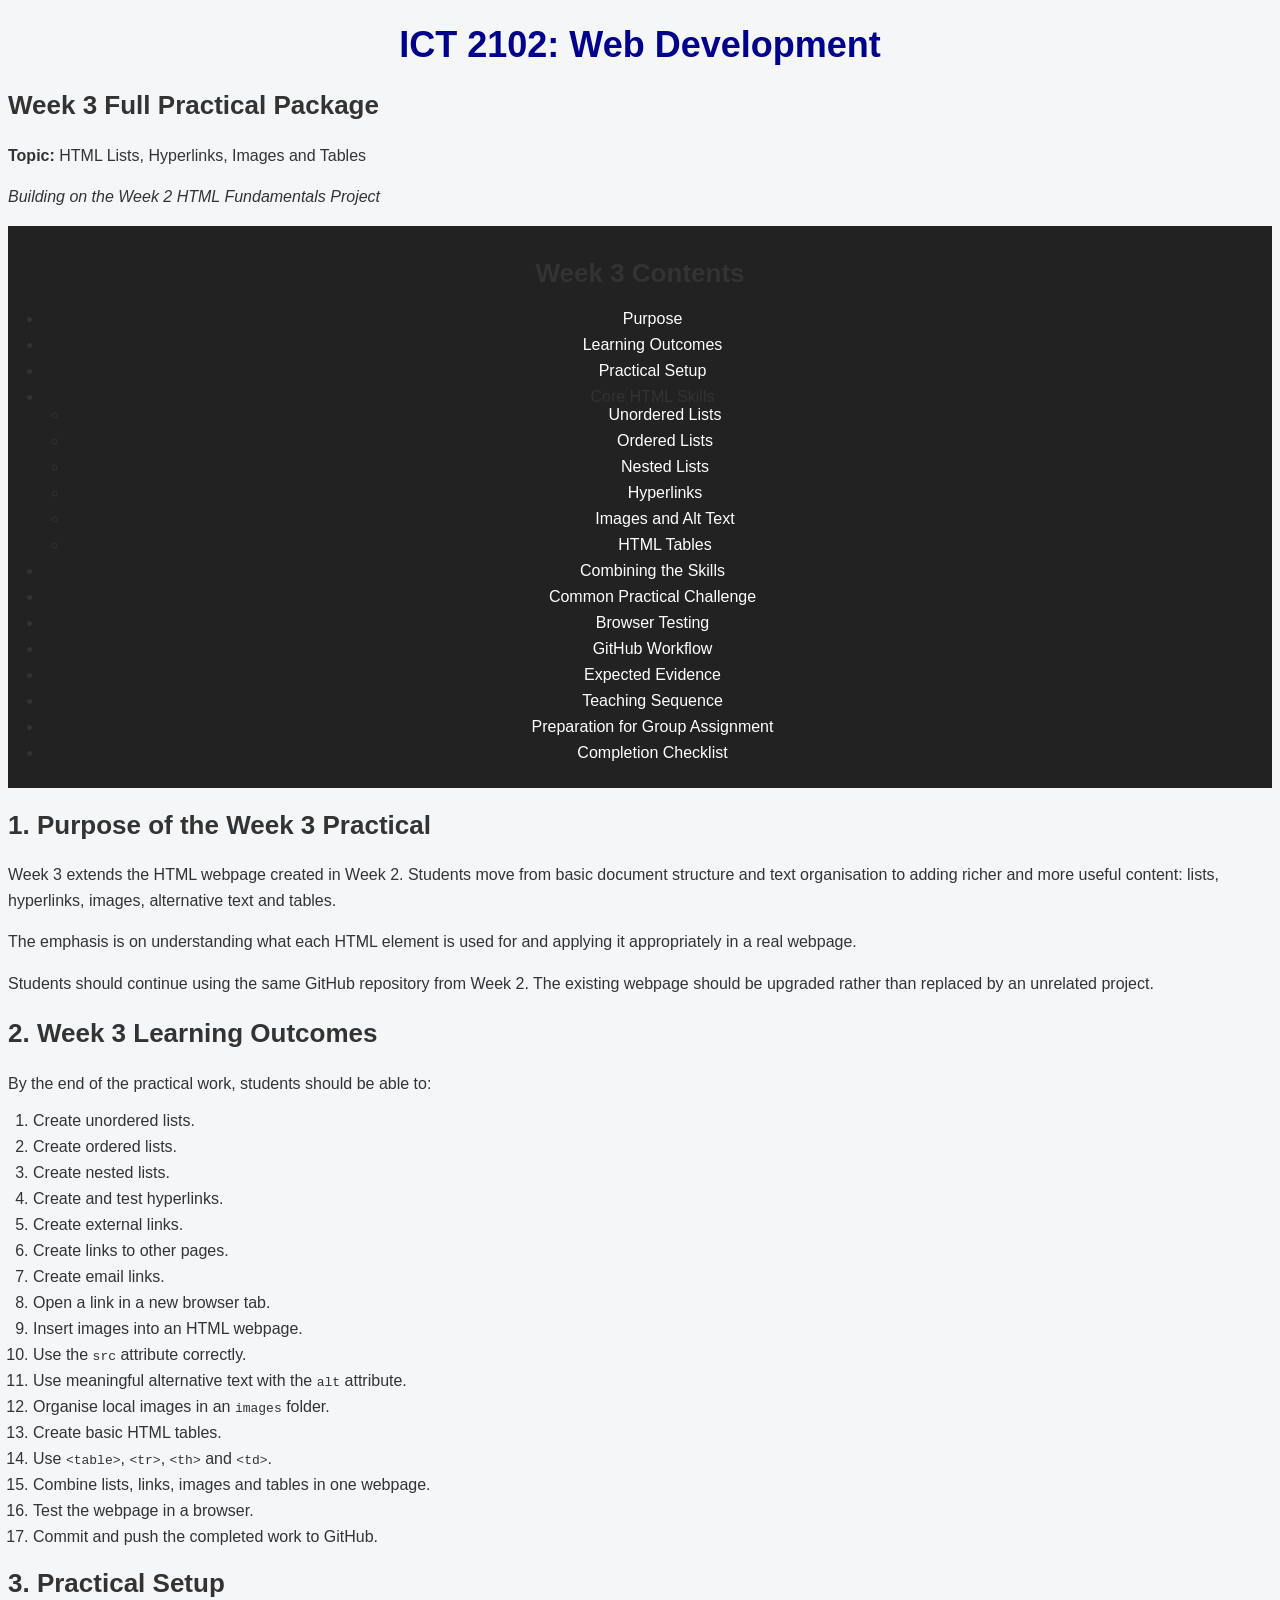
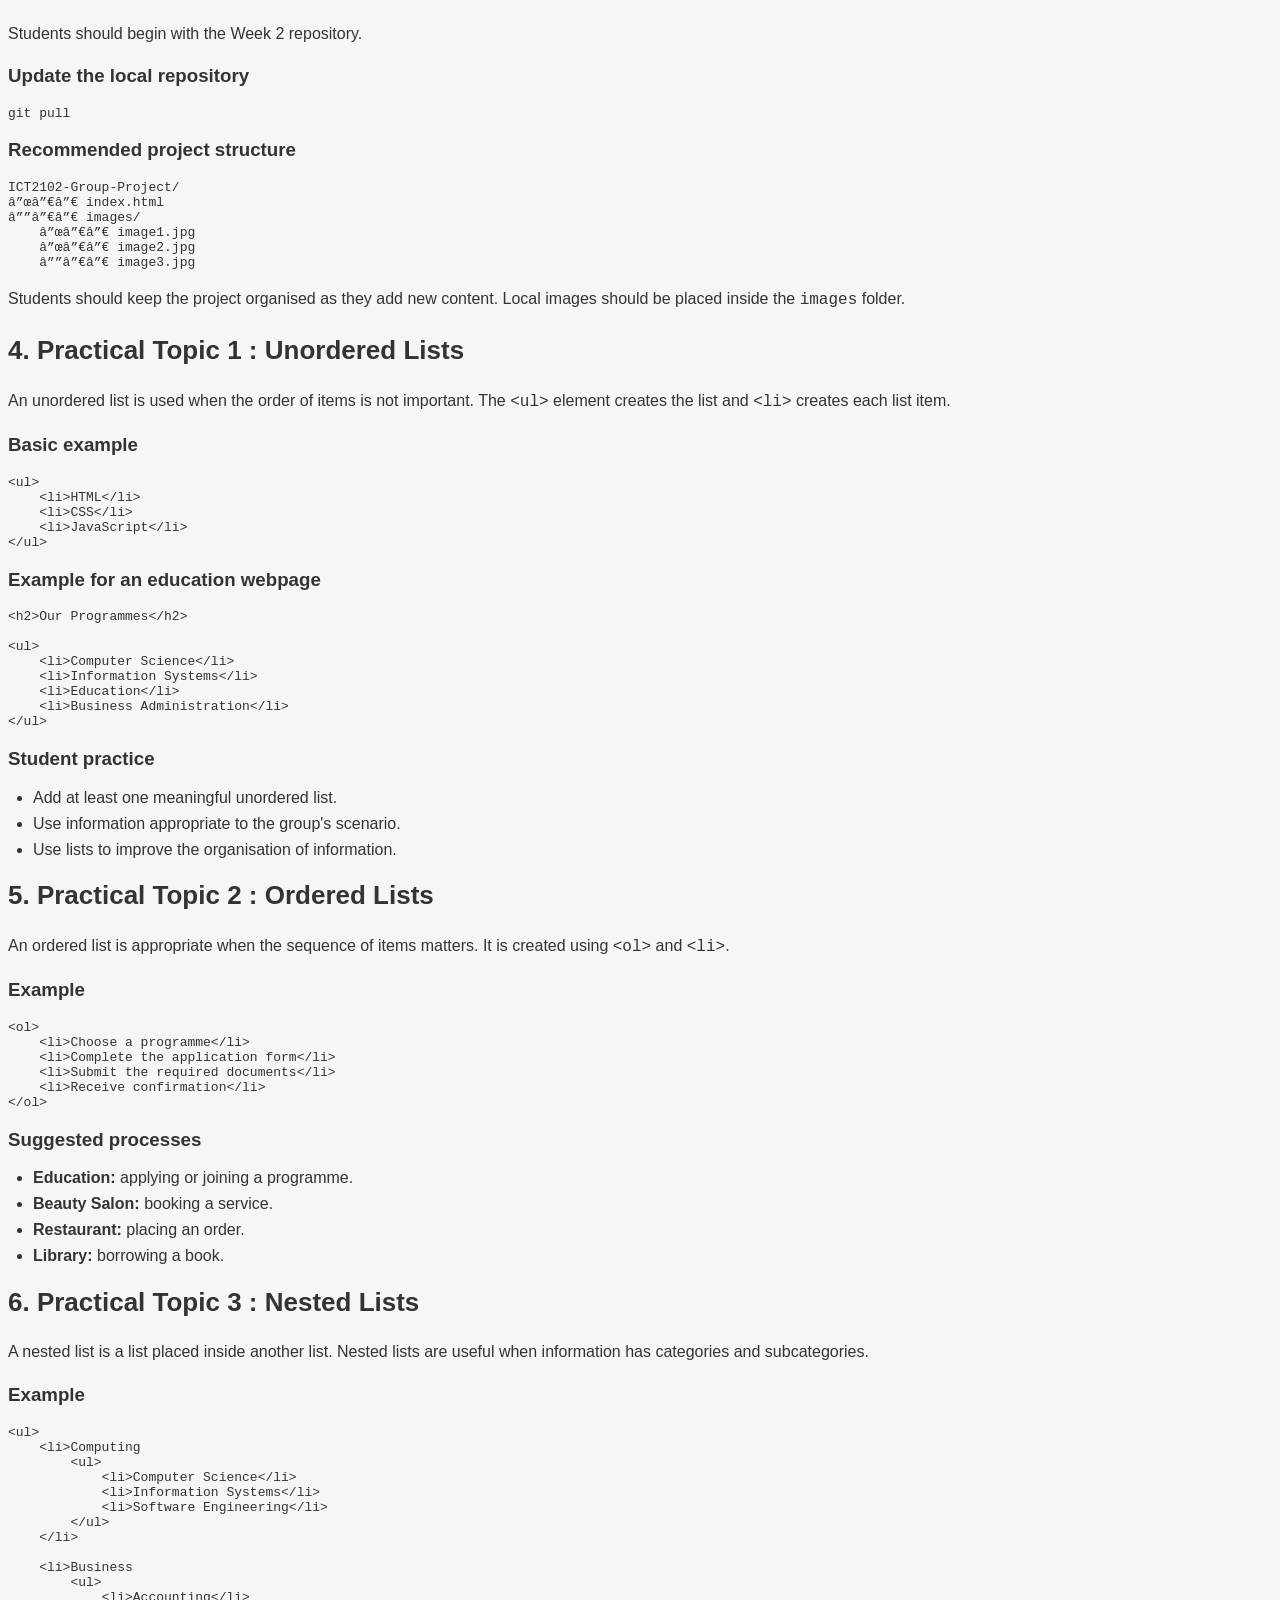
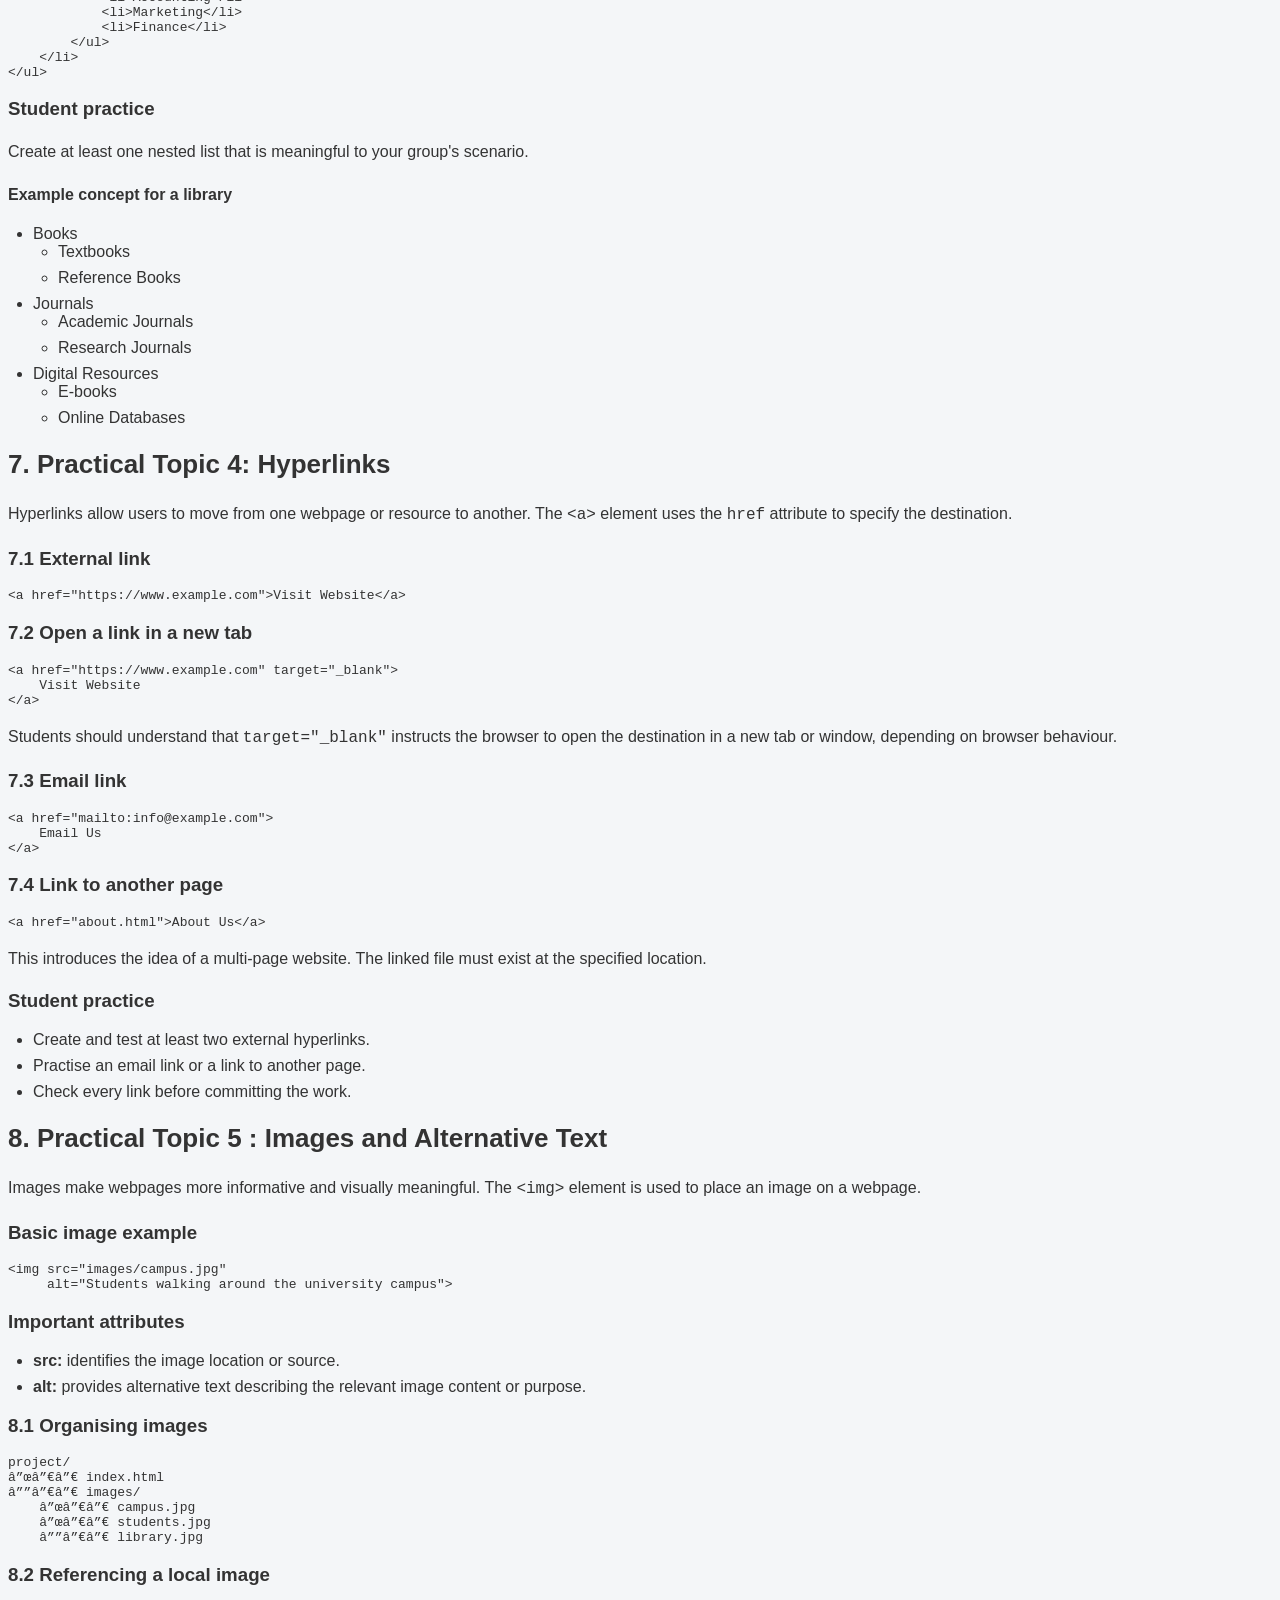
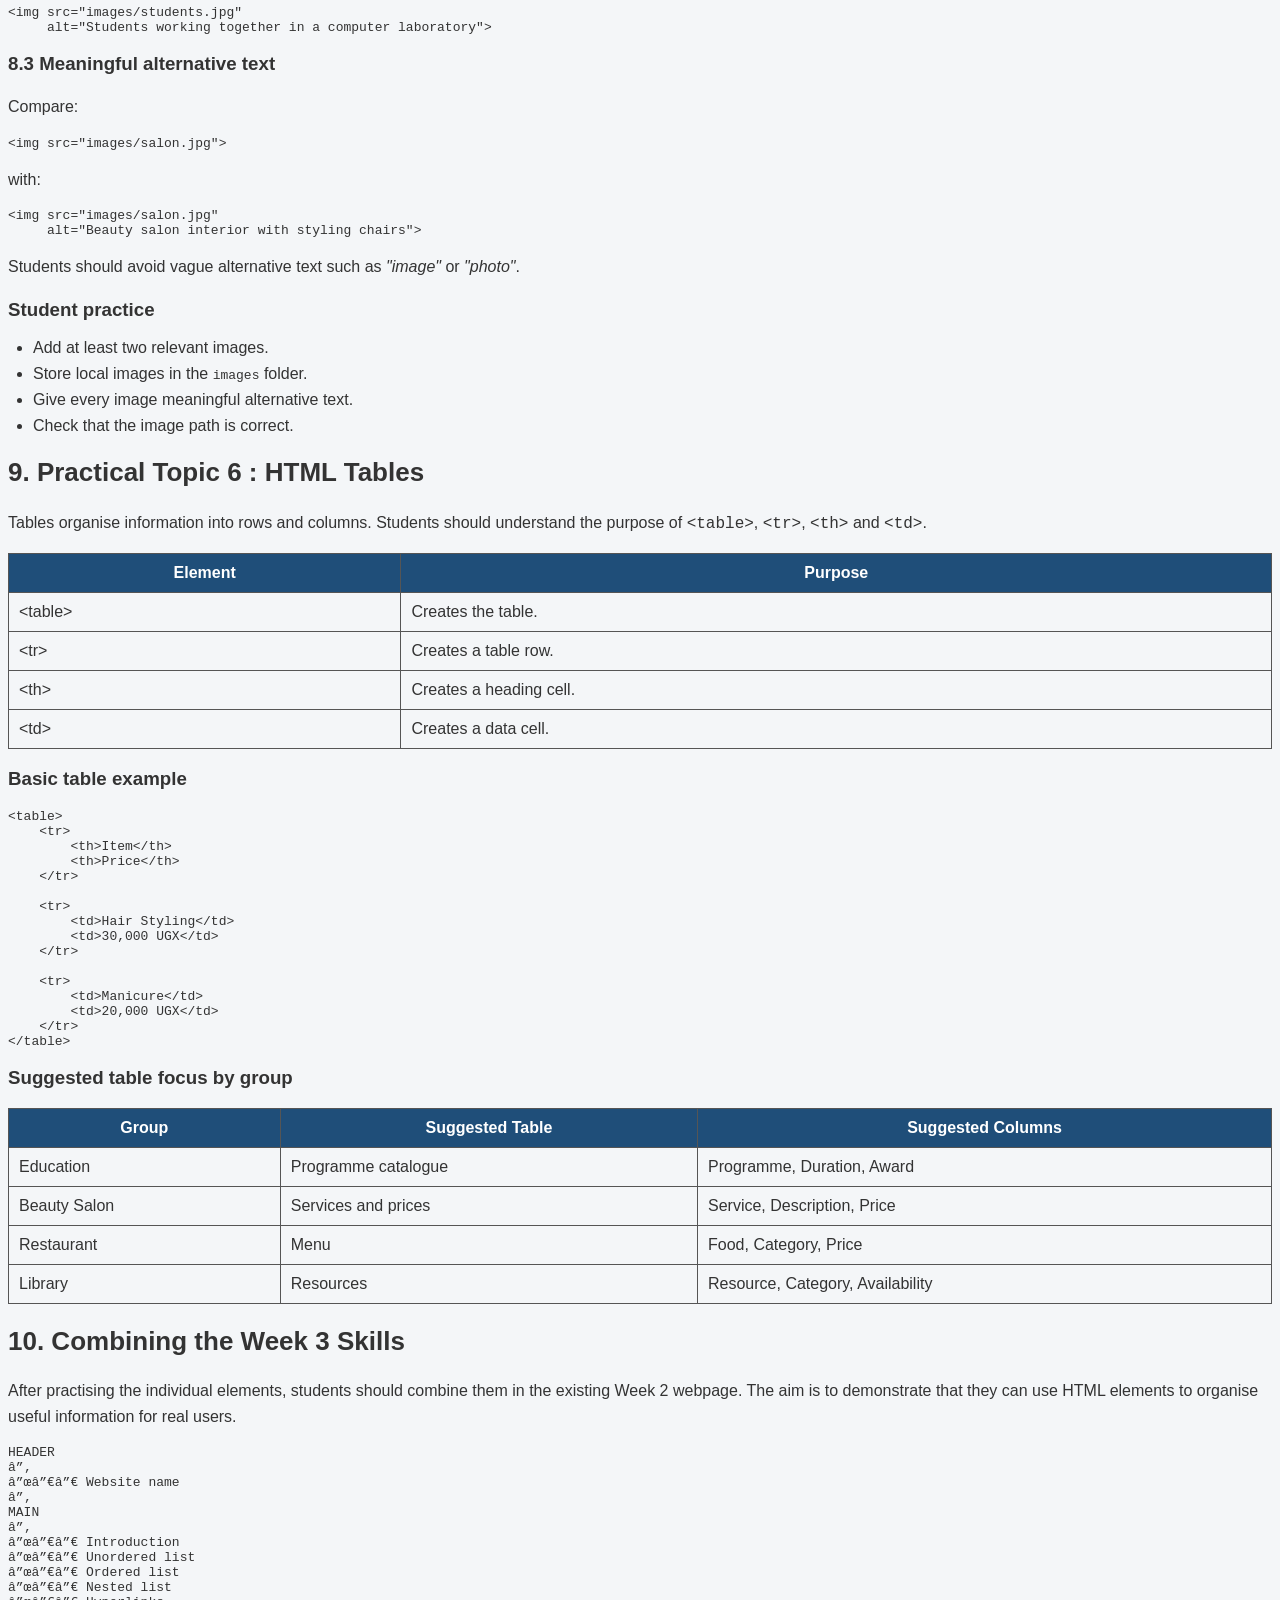
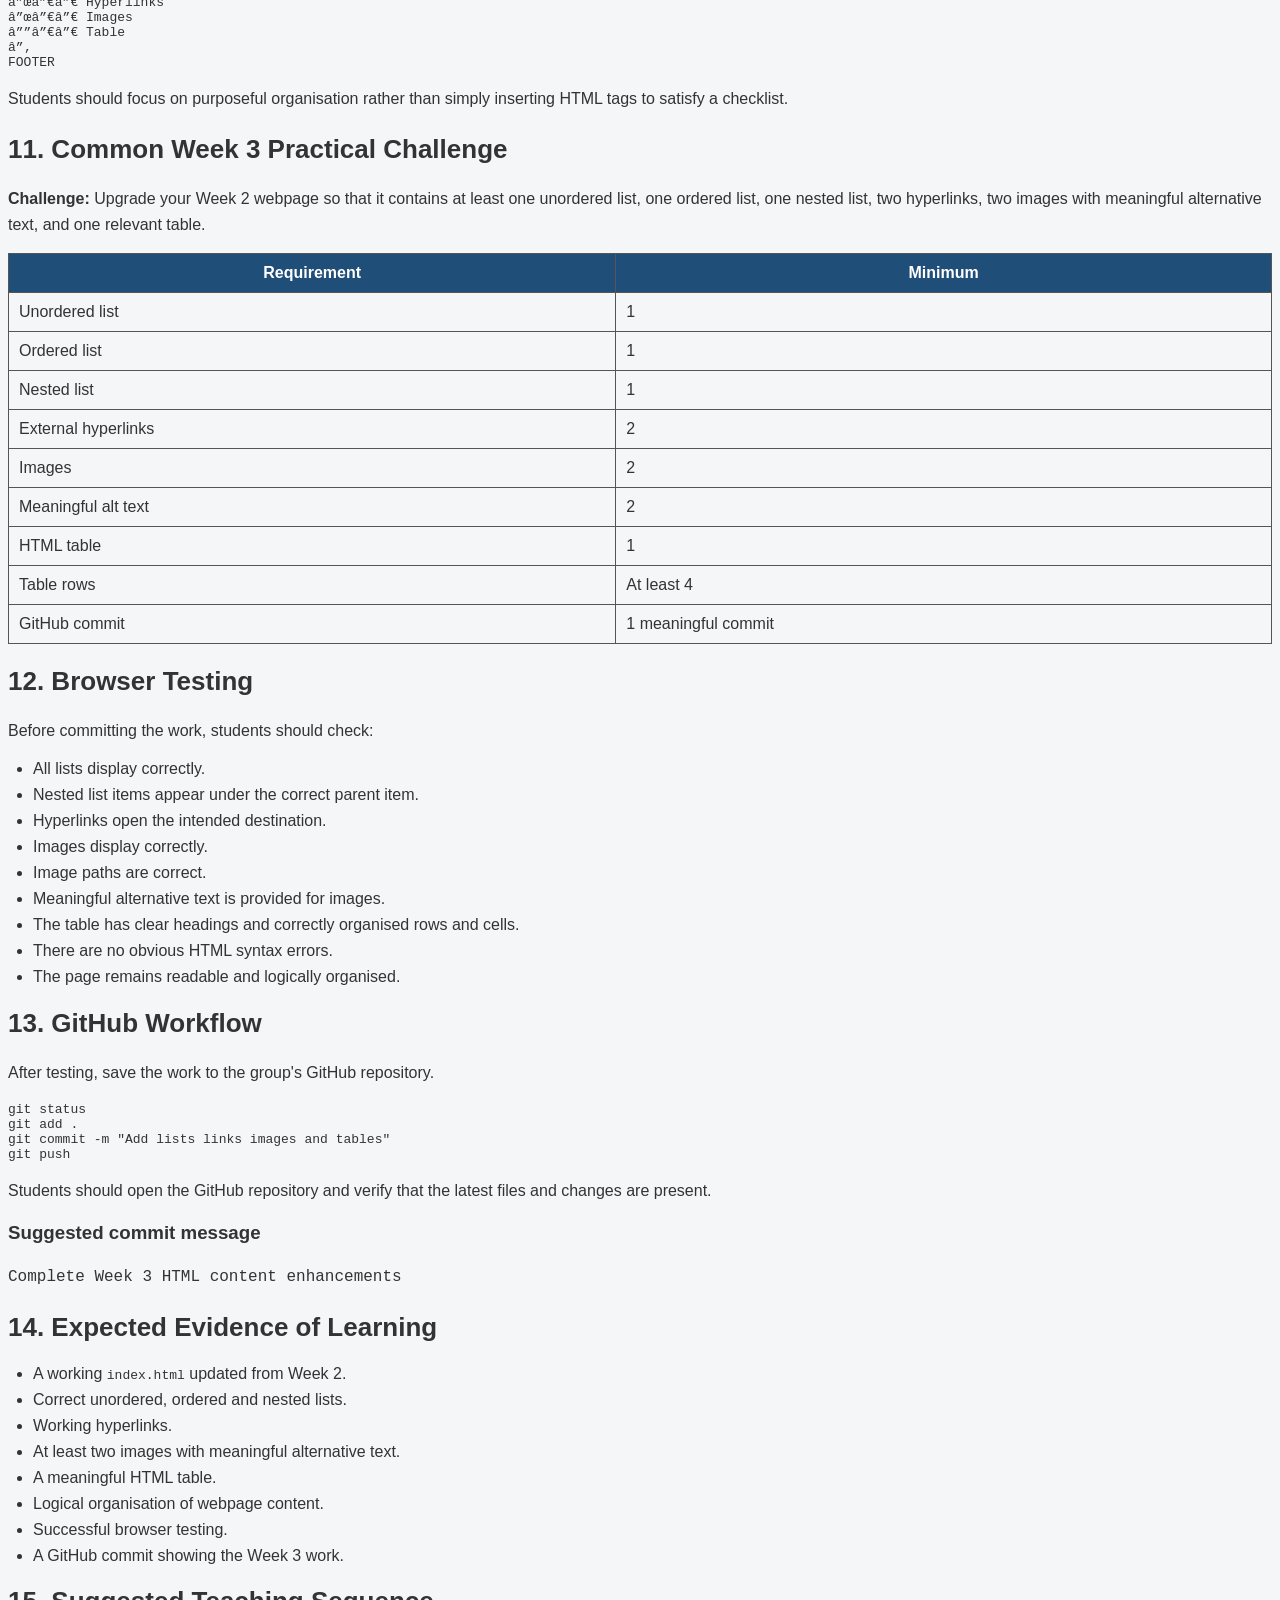
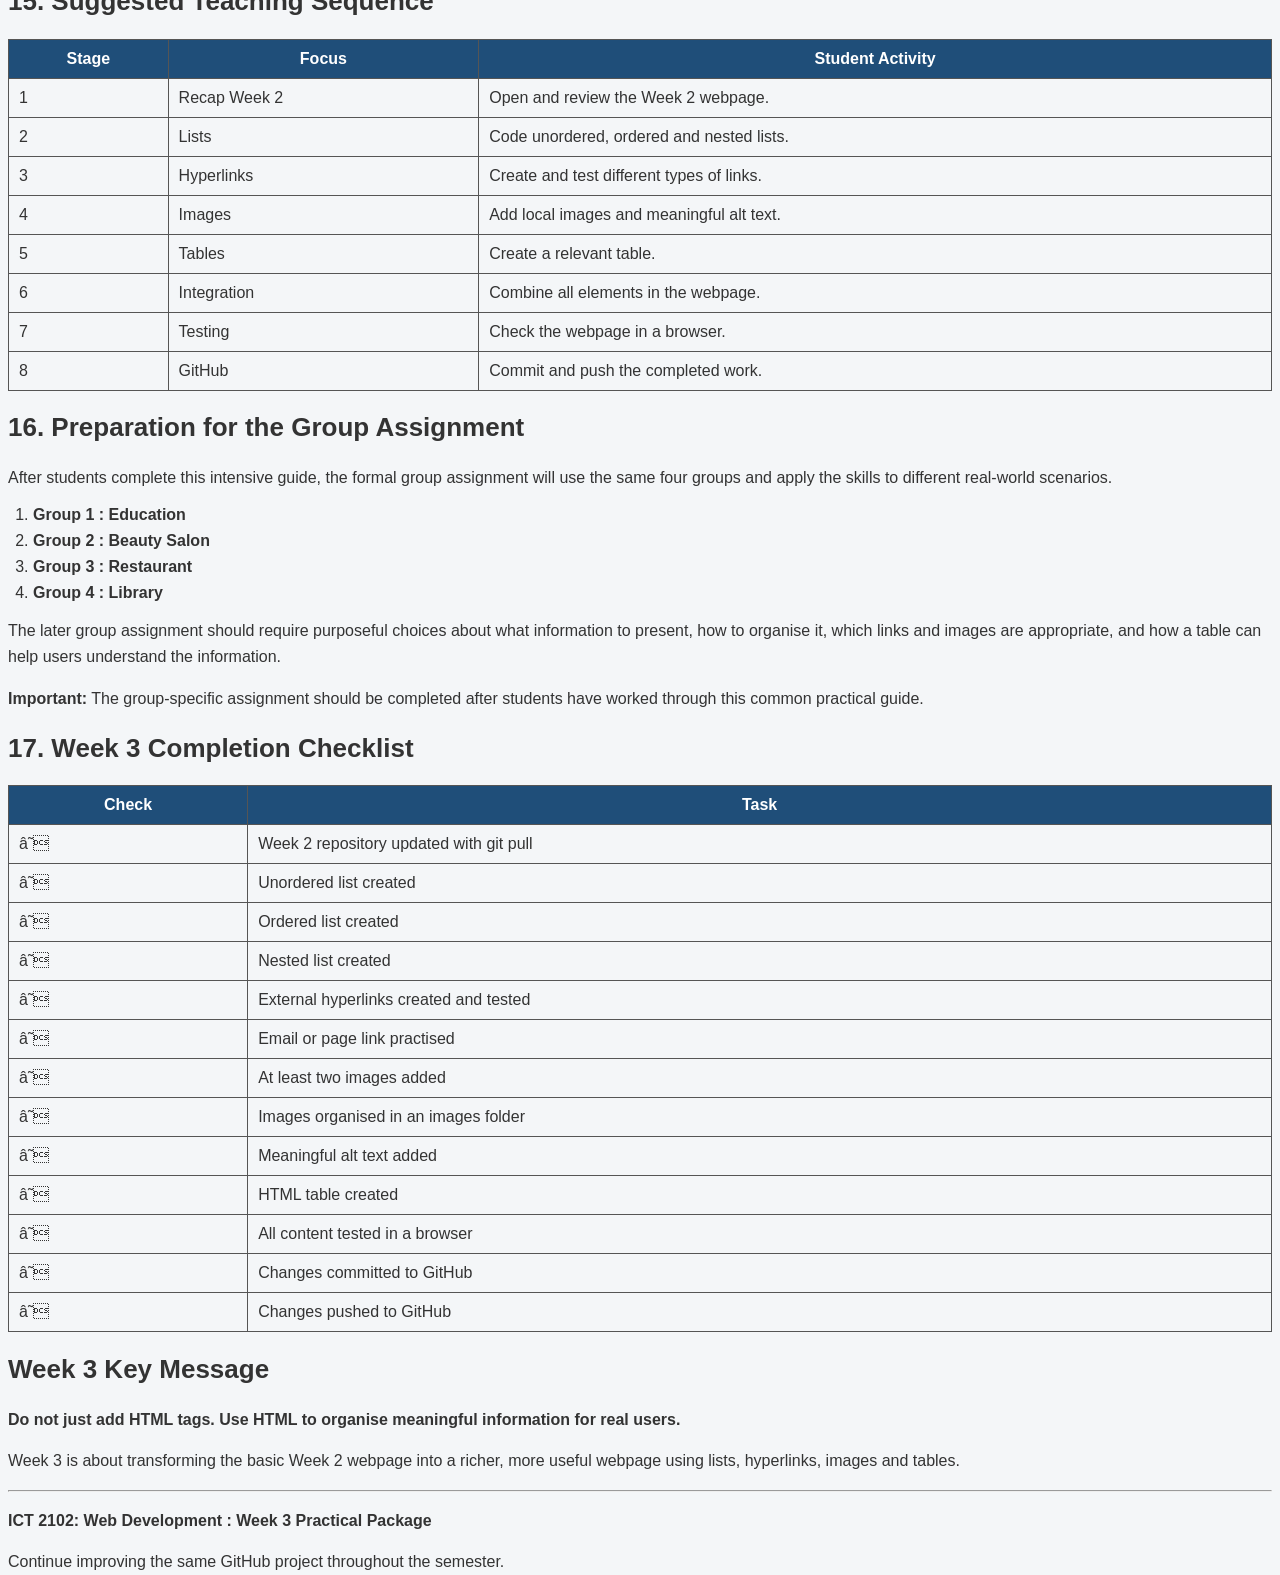
<file: lists_tables_images.html>
<!DOCTYPE html>
<html lang="en">
<head>
    <!-- <meta charset="UTF-8"> -->
    <!-- <meta name="viewport" content="width=device-width, initial-scale=1.0"> -->
    <!-- <meta name="description" content="ICT 2102 Web Development Week 3 practical learning package"> -->
    <title>ICT 2102 - Week 3 Full Practical Package</title>
    <link rel="stylesheet" href="../css/style.css">
</head>

<body>

<header>
    <h1>ICT 2102: Web Development</h1>
    <h2>Week 3 Full Practical Package</h2>
    <p><strong>Topic:</strong> HTML Lists, Hyperlinks, Images and Tables</p>
    <p><em>Building on the Week 2 HTML Fundamentals Project</em></p>
</header>

<nav>
    <h2>Week 3 Contents</h2>
    <ul>
        <li><a href="#purpose">Purpose</a></li>
        <li><a href="#outcomes">Learning Outcomes</a></li>
        <li><a href="#setup">Practical Setup</a></li>
        <li>
            Core HTML Skills
            <ul>
                <li><a href="#unordered">Unordered Lists</a></li>
                <li><a href="#ordered">Ordered Lists</a></li>
                <li><a href="#nested">Nested Lists</a></li>
                <li><a href="#links">Hyperlinks</a></li>
                <li><a href="#images">Images and Alt Text</a></li>
                <li><a href="#tables">HTML Tables</a></li>
            </ul>
        </li>
        <li><a href="#integration">Combining the Skills</a></li>
        <li><a href="#challenge">Common Practical Challenge</a></li>
        <li><a href="#testing">Browser Testing</a></li>
        <li><a href="#github">GitHub Workflow</a></li>
        <li><a href="#evidence">Expected Evidence</a></li>
        <li><a href="#sequence">Teaching Sequence</a></li>
        <li><a href="#assignment-prep">Preparation for Group Assignment</a></li>
        <li><a href="#checklist">Completion Checklist</a></li>
    </ul>
</nav>

<main>

<section id="purpose">
    <h2>1. Purpose of the Week 3 Practical</h2>

    <p>
        Week 3 extends the HTML webpage created in Week 2. Students move from basic
        document structure and text organisation to adding richer and more useful
        content: lists, hyperlinks, images, alternative text and tables.
    </p>

    <p>
        The emphasis is on understanding what each HTML element is used for and
        applying it appropriately in a real webpage.
    </p>

    <p>
        Students should continue using the same GitHub repository from Week 2.
        The existing webpage should be upgraded rather than replaced by an
        unrelated project.
    </p>
</section>

<section id="outcomes">
    <h2>2. Week 3 Learning Outcomes</h2>

    <p>By the end of the practical work, students should be able to:</p>

    <ol>
        <li>Create unordered lists.</li>
        <li>Create ordered lists.</li>
        <li>Create nested lists.</li>
        <li>Create and test hyperlinks.</li>
        <li>Create external links.</li>
        <li>Create links to other pages.</li>
        <li>Create email links.</li>
        <li>Open a link in a new browser tab.</li>
        <li>Insert images into an HTML webpage.</li>
        <li>Use the <code>src</code> attribute correctly.</li>
        <li>Use meaningful alternative text with the <code>alt</code> attribute.</li>
        <li>Organise local images in an <code>images</code> folder.</li>
        <li>Create basic HTML tables.</li>
        <li>Use <code>&lt;table&gt;</code>, <code>&lt;tr&gt;</code>, <code>&lt;th&gt;</code> and <code>&lt;td&gt;</code>.</li>
        <li>Combine lists, links, images and tables in one webpage.</li>
        <li>Test the webpage in a browser.</li>
        <li>Commit and push the completed work to GitHub.</li>
    </ol>
</section>

<section id="setup">
    <h2>3. Practical Setup</h2>

    <p>Students should begin with the Week 2 repository.</p>

    <h3>Update the local repository</h3>
    <pre><code>git pull</code></pre>

    <h3>Recommended project structure</h3>
    <pre><code>ICT2102-Group-Project/
├── index.html
└── images/
    ├── image1.jpg
    ├── image2.jpg
    └── image3.jpg</code></pre>

    <p>
        Students should keep the project organised as they add new content.
        Local images should be placed inside the <code>images</code> folder.
    </p>
</section>

<section id="unordered">
    <h2>4. Practical Topic 1 : Unordered Lists</h2>

    <p>
        An unordered list is used when the order of items is not important.
        The <code>&lt;ul&gt;</code> element creates the list and
        <code>&lt;li&gt;</code> creates each list item.
    </p>

    <h3>Basic example</h3>
    <pre><code>&lt;ul&gt;
    &lt;li&gt;HTML&lt;/li&gt;
    &lt;li&gt;CSS&lt;/li&gt;
    &lt;li&gt;JavaScript&lt;/li&gt;
&lt;/ul&gt;</code></pre>

    <h3>Example for an education webpage</h3>
    <pre><code>&lt;h2&gt;Our Programmes&lt;/h2&gt;

&lt;ul&gt;
    &lt;li&gt;Computer Science&lt;/li&gt;
    &lt;li&gt;Information Systems&lt;/li&gt;
    &lt;li&gt;Education&lt;/li&gt;
    &lt;li&gt;Business Administration&lt;/li&gt;
&lt;/ul&gt;</code></pre>

    <h3>Student practice</h3>
    <ul>
        <li>Add at least one meaningful unordered list.</li>
        <li>Use information appropriate to the group's scenario.</li>
        <li>Use lists to improve the organisation of information.</li>
    </ul>
</section>

<section id="ordered">
    <h2>5. Practical Topic 2 : Ordered Lists</h2>

    <p>
        An ordered list is appropriate when the sequence of items matters.
        It is created using <code>&lt;ol&gt;</code> and <code>&lt;li&gt;</code>.
    </p>

    <h3>Example</h3>
    <pre><code>&lt;ol&gt;
    &lt;li&gt;Choose a programme&lt;/li&gt;
    &lt;li&gt;Complete the application form&lt;/li&gt;
    &lt;li&gt;Submit the required documents&lt;/li&gt;
    &lt;li&gt;Receive confirmation&lt;/li&gt;
&lt;/ol&gt;</code></pre>

    <h3>Suggested processes</h3>
    <ul>
        <li><strong>Education:</strong> applying or joining a programme.</li>
        <li><strong>Beauty Salon:</strong> booking a service.</li>
        <li><strong>Restaurant:</strong> placing an order.</li>
        <li><strong>Library:</strong> borrowing a book.</li>
    </ul>
</section>

<section id="nested">
    <h2>6. Practical Topic 3 : Nested Lists</h2>

    <p>
        A nested list is a list placed inside another list. Nested lists are
        useful when information has categories and subcategories.
    </p>

    <h3>Example</h3>
    <pre><code>&lt;ul&gt;
    &lt;li&gt;Computing
        &lt;ul&gt;
            &lt;li&gt;Computer Science&lt;/li&gt;
            &lt;li&gt;Information Systems&lt;/li&gt;
            &lt;li&gt;Software Engineering&lt;/li&gt;
        &lt;/ul&gt;
    &lt;/li&gt;

    &lt;li&gt;Business
        &lt;ul&gt;
            &lt;li&gt;Accounting&lt;/li&gt;
            &lt;li&gt;Marketing&lt;/li&gt;
            &lt;li&gt;Finance&lt;/li&gt;
        &lt;/ul&gt;
    &lt;/li&gt;
&lt;/ul&gt;</code></pre>

    <h3>Student practice</h3>
    <p>Create at least one nested list that is meaningful to your group's scenario.</p>

    <h4>Example concept for a library</h4>
    <ul>
        <li>Books
            <ul>
                <li>Textbooks</li>
                <li>Reference Books</li>
            </ul>
        </li>
        <li>Journals
            <ul>
                <li>Academic Journals</li>
                <li>Research Journals</li>
            </ul>
        </li>
        <li>Digital Resources
            <ul>
                <li>E-books</li>
                <li>Online Databases</li>
            </ul>
        </li>
    </ul>
</section>

<section id="links">
    <h2>7. Practical Topic 4: Hyperlinks</h2>

    <p>
        Hyperlinks allow users to move from one webpage or resource to another.
        The <code>&lt;a&gt;</code> element uses the <code>href</code> attribute
        to specify the destination.
    </p>

    <h3>7.1 External link</h3>
    <pre><code>&lt;a href="https://www.example.com"&gt;Visit Website&lt;/a&gt;</code></pre>

    <h3>7.2 Open a link in a new tab</h3>
    <pre><code>&lt;a href="https://www.example.com" target="_blank"&gt;
    Visit Website
&lt;/a&gt;</code></pre>

    <p>
        Students should understand that <code>target="_blank"</code> instructs
        the browser to open the destination in a new tab or window, depending
        on browser behaviour.
    </p>

    <h3>7.3 Email link</h3>
    <pre><code>&lt;a href="mailto:info@example.com"&gt;
    Email Us
&lt;/a&gt;</code></pre>

    <h3>7.4 Link to another page</h3>
    <pre><code>&lt;a href="about.html"&gt;About Us&lt;/a&gt;</code></pre>

    <p>
        This introduces the idea of a multi-page website. The linked file must
        exist at the specified location.
    </p>

    <h3>Student practice</h3>
    <ul>
        <li>Create and test at least two external hyperlinks.</li>
        <li>Practise an email link or a link to another page.</li>
        <li>Check every link before committing the work.</li>
    </ul>
</section>

<section id="images">
    <h2>8. Practical Topic 5 : Images and Alternative Text</h2>

    <p>
        Images make webpages more informative and visually meaningful.
        The <code>&lt;img&gt;</code> element is used to place an image on a webpage.
    </p>

    <h3>Basic image example</h3>
    <pre><code>&lt;img src="images/campus.jpg"
     alt="Students walking around the university campus"&gt;</code></pre>

    <h3>Important attributes</h3>
    <ul>
        <li><strong>src:</strong> identifies the image location or source.</li>
        <li><strong>alt:</strong> provides alternative text describing the relevant image content or purpose.</li>
    </ul>

    <h3>8.1 Organising images</h3>
    <pre><code>project/
├── index.html
└── images/
    ├── campus.jpg
    ├── students.jpg
    └── library.jpg</code></pre>

    <h3>8.2 Referencing a local image</h3>
    <pre><code>&lt;img src="images/students.jpg"
     alt="Students working together in a computer laboratory"&gt;</code></pre>

    <h3>8.3 Meaningful alternative text</h3>
    <p>Compare:</p>
    <pre><code>&lt;img src="images/salon.jpg"&gt;</code></pre>

    <p>with:</p>
    <pre><code>&lt;img src="images/salon.jpg"
     alt="Beauty salon interior with styling chairs"&gt;</code></pre>

    <p>
        Students should avoid vague alternative text such as
        <em>"image"</em> or <em>"photo"</em>.
    </p>

    <h3>Student practice</h3>
    <ul>
        <li>Add at least two relevant images.</li>
        <li>Store local images in the <code>images</code> folder.</li>
        <li>Give every image meaningful alternative text.</li>
        <li>Check that the image path is correct.</li>
    </ul>
</section>

<section id="tables">
    <h2>9. Practical Topic 6 : HTML Tables</h2>

    <p>
        Tables organise information into rows and columns.
        Students should understand the purpose of
        <code>&lt;table&gt;</code>, <code>&lt;tr&gt;</code>,
        <code>&lt;th&gt;</code> and <code>&lt;td&gt;</code>.
    </p>

    <table border="1">
        <thead>
            <tr>
                <th>Element</th>
                <th>Purpose</th>
            </tr>
        </thead>
        <tbody>
            <tr>
                <td>&lt;table&gt;</td>
                <td>Creates the table.</td>
            </tr>
            <tr>
                <td>&lt;tr&gt;</td>
                <td>Creates a table row.</td>
            </tr>
            <tr>
                <td>&lt;th&gt;</td>
                <td>Creates a heading cell.</td>
            </tr>
            <tr>
                <td>&lt;td&gt;</td>
                <td>Creates a data cell.</td>
            </tr>
        </tbody>
    </table>

    <h3>Basic table example</h3>
    <pre><code>&lt;table&gt;
    &lt;tr&gt;
        &lt;th&gt;Item&lt;/th&gt;
        &lt;th&gt;Price&lt;/th&gt;
    &lt;/tr&gt;

    &lt;tr&gt;
        &lt;td&gt;Hair Styling&lt;/td&gt;
        &lt;td&gt;30,000 UGX&lt;/td&gt;
    &lt;/tr&gt;

    &lt;tr&gt;
        &lt;td&gt;Manicure&lt;/td&gt;
        &lt;td&gt;20,000 UGX&lt;/td&gt;
    &lt;/tr&gt;
&lt;/table&gt;</code></pre>

    <h3>Suggested table focus by group</h3>
    <table border="1">
        <thead>
            <tr>
                <th>Group</th>
                <th>Suggested Table</th>
                <th>Suggested Columns</th>
            </tr>
        </thead>
        <tbody>
            <tr>
                <td>Education</td>
                <td>Programme catalogue</td>
                <td>Programme, Duration, Award</td>
            </tr>
            <tr>
                <td>Beauty Salon</td>
                <td>Services and prices</td>
                <td>Service, Description, Price</td>
            </tr>
            <tr>
                <td>Restaurant</td>
                <td>Menu</td>
                <td>Food, Category, Price</td>
            </tr>
            <tr>
                <td>Library</td>
                <td>Resources</td>
                <td>Resource, Category, Availability</td>
            </tr>
        </tbody>
    </table>
</section>

<section id="integration">
    <h2>10. Combining the Week 3 Skills</h2>

    <p>
        After practising the individual elements, students should combine them
        in the existing Week 2 webpage. The aim is to demonstrate that they can
        use HTML elements to organise useful information for real users.
    </p>

    <pre><code>HEADER
│
├── Website name
│
MAIN
│
├── Introduction
├── Unordered list
├── Ordered list
├── Nested list
├── Hyperlinks
├── Images
└── Table
│
FOOTER</code></pre>

    <p>
        Students should focus on purposeful organisation rather than simply
        inserting HTML tags to satisfy a checklist.
    </p>
</section>

<section id="challenge">
    <h2>11. Common Week 3 Practical Challenge</h2>

    <p>
        <strong>Challenge:</strong> Upgrade your Week 2 webpage so that it contains
        at least one unordered list, one ordered list, one nested list, two
        hyperlinks, two images with meaningful alternative text, and one relevant table.
    </p>

    <table border="1">
        <thead>
            <tr>
                <th>Requirement</th>
                <th>Minimum</th>
            </tr>
        </thead>
        <tbody>
            <tr><td>Unordered list</td><td>1</td></tr>
            <tr><td>Ordered list</td><td>1</td></tr>
            <tr><td>Nested list</td><td>1</td></tr>
            <tr><td>External hyperlinks</td><td>2</td></tr>
            <tr><td>Images</td><td>2</td></tr>
            <tr><td>Meaningful alt text</td><td>2</td></tr>
            <tr><td>HTML table</td><td>1</td></tr>
            <tr><td>Table rows</td><td>At least 4</td></tr>
            <tr><td>GitHub commit</td><td>1 meaningful commit</td></tr>
        </tbody>
    </table>
</section>

<section id="testing">
    <h2>12. Browser Testing</h2>

    <p>Before committing the work, students should check:</p>

    <ul>
        <li>All lists display correctly.</li>
        <li>Nested list items appear under the correct parent item.</li>
        <li>Hyperlinks open the intended destination.</li>
        <li>Images display correctly.</li>
        <li>Image paths are correct.</li>
        <li>Meaningful alternative text is provided for images.</li>
        <li>The table has clear headings and correctly organised rows and cells.</li>
        <li>There are no obvious HTML syntax errors.</li>
        <li>The page remains readable and logically organised.</li>
    </ul>
</section>

<section id="github">
    <h2>13. GitHub Workflow</h2>

    <p>After testing, save the work to the group's GitHub repository.</p>

    <pre><code>git status
git add .
git commit -m "Add lists links images and tables"
git push</code></pre>

    <p>
        Students should open the GitHub repository and verify that the latest
        files and changes are present.
    </p>

    <h3>Suggested commit message</h3>
    <p><code>Complete Week 3 HTML content enhancements</code></p>
</section>

<section id="evidence">
    <h2>14. Expected Evidence of Learning</h2>

    <ul>
        <li>A working <code>index.html</code> updated from Week 2.</li>
        <li>Correct unordered, ordered and nested lists.</li>
        <li>Working hyperlinks.</li>
        <li>At least two images with meaningful alternative text.</li>
        <li>A meaningful HTML table.</li>
        <li>Logical organisation of webpage content.</li>
        <li>Successful browser testing.</li>
        <li>A GitHub commit showing the Week 3 work.</li>
    </ul>
</section>

<section id="sequence">
    <h2>15. Suggested Teaching Sequence</h2>

    <table border="1">
        <thead>
            <tr>
                <th>Stage</th>
                <th>Focus</th>
                <th>Student Activity</th>
            </tr>
        </thead>
        <tbody>
            <tr>
                <td>1</td>
                <td>Recap Week 2</td>
                <td>Open and review the Week 2 webpage.</td>
            </tr>
            <tr>
                <td>2</td>
                <td>Lists</td>
                <td>Code unordered, ordered and nested lists.</td>
            </tr>
            <tr>
                <td>3</td>
                <td>Hyperlinks</td>
                <td>Create and test different types of links.</td>
            </tr>
            <tr>
                <td>4</td>
                <td>Images</td>
                <td>Add local images and meaningful alt text.</td>
            </tr>
            <tr>
                <td>5</td>
                <td>Tables</td>
                <td>Create a relevant table.</td>
            </tr>
            <tr>
                <td>6</td>
                <td>Integration</td>
                <td>Combine all elements in the webpage.</td>
            </tr>
            <tr>
                <td>7</td>
                <td>Testing</td>
                <td>Check the webpage in a browser.</td>
            </tr>
            <tr>
                <td>8</td>
                <td>GitHub</td>
                <td>Commit and push the completed work.</td>
            </tr>
        </tbody>
    </table>
</section>

<section id="assignment-prep">
    <h2>16. Preparation for the Group Assignment</h2>

    <p>
        After students complete this intensive guide, the formal group assignment
        will use the same four groups and apply the skills to different real-world
        scenarios.
    </p>

    <ol>
        <li><strong>Group 1 : Education</strong></li>
        <li><strong>Group 2 : Beauty Salon</strong></li>
        <li><strong>Group 3 : Restaurant</strong></li>
        <li><strong>Group 4 : Library</strong></li>
    </ol>

    <p>
        The later group assignment should require purposeful choices about what
        information to present, how to organise it, which links and images are
        appropriate, and how a table can help users understand the information.
    </p>

    <p>
        <strong>Important:</strong> The group-specific assignment should be completed
        after students have worked through this common practical guide.
    </p>
</section>

<section id="checklist">
    <h2>17. Week 3 Completion Checklist</h2>

    <table border="1">
        <thead>
            <tr>
                <th>Check</th>
                <th>Task</th>
            </tr>
        </thead>
        <tbody>
            <tr><td>☐</td><td>Week 2 repository updated with git pull</td></tr>
            <tr><td>☐</td><td>Unordered list created</td></tr>
            <tr><td>☐</td><td>Ordered list created</td></tr>
            <tr><td>☐</td><td>Nested list created</td></tr>
            <tr><td>☐</td><td>External hyperlinks created and tested</td></tr>
            <tr><td>☐</td><td>Email or page link practised</td></tr>
            <tr><td>☐</td><td>At least two images added</td></tr>
            <tr><td>☐</td><td>Images organised in an images folder</td></tr>
            <tr><td>☐</td><td>Meaningful alt text added</td></tr>
            <tr><td>☐</td><td>HTML table created</td></tr>
            <tr><td>☐</td><td>All content tested in a browser</td></tr>
            <tr><td>☐</td><td>Changes committed to GitHub</td></tr>
            <tr><td>☐</td><td>Changes pushed to GitHub</td></tr>
        </tbody>
    </table>
</section>

<section>
    <h2>Week 3 Key Message</h2>
    <p>
        <strong>Do not just add HTML tags. Use HTML to organise meaningful information
        for real users.</strong>
    </p>
    <p>
        Week 3 is about transforming the basic Week 2 webpage into a richer,
        more useful webpage using lists, hyperlinks, images and tables.
    </p>
</section>

</main>

<footer>
    <hr>
    <p><strong>ICT 2102: Web Development : Week 3 Practical Package</strong></p>
    <p>Continue improving the same GitHub project throughout the semester.</p>
</footer>

</body>
</html>
</file>
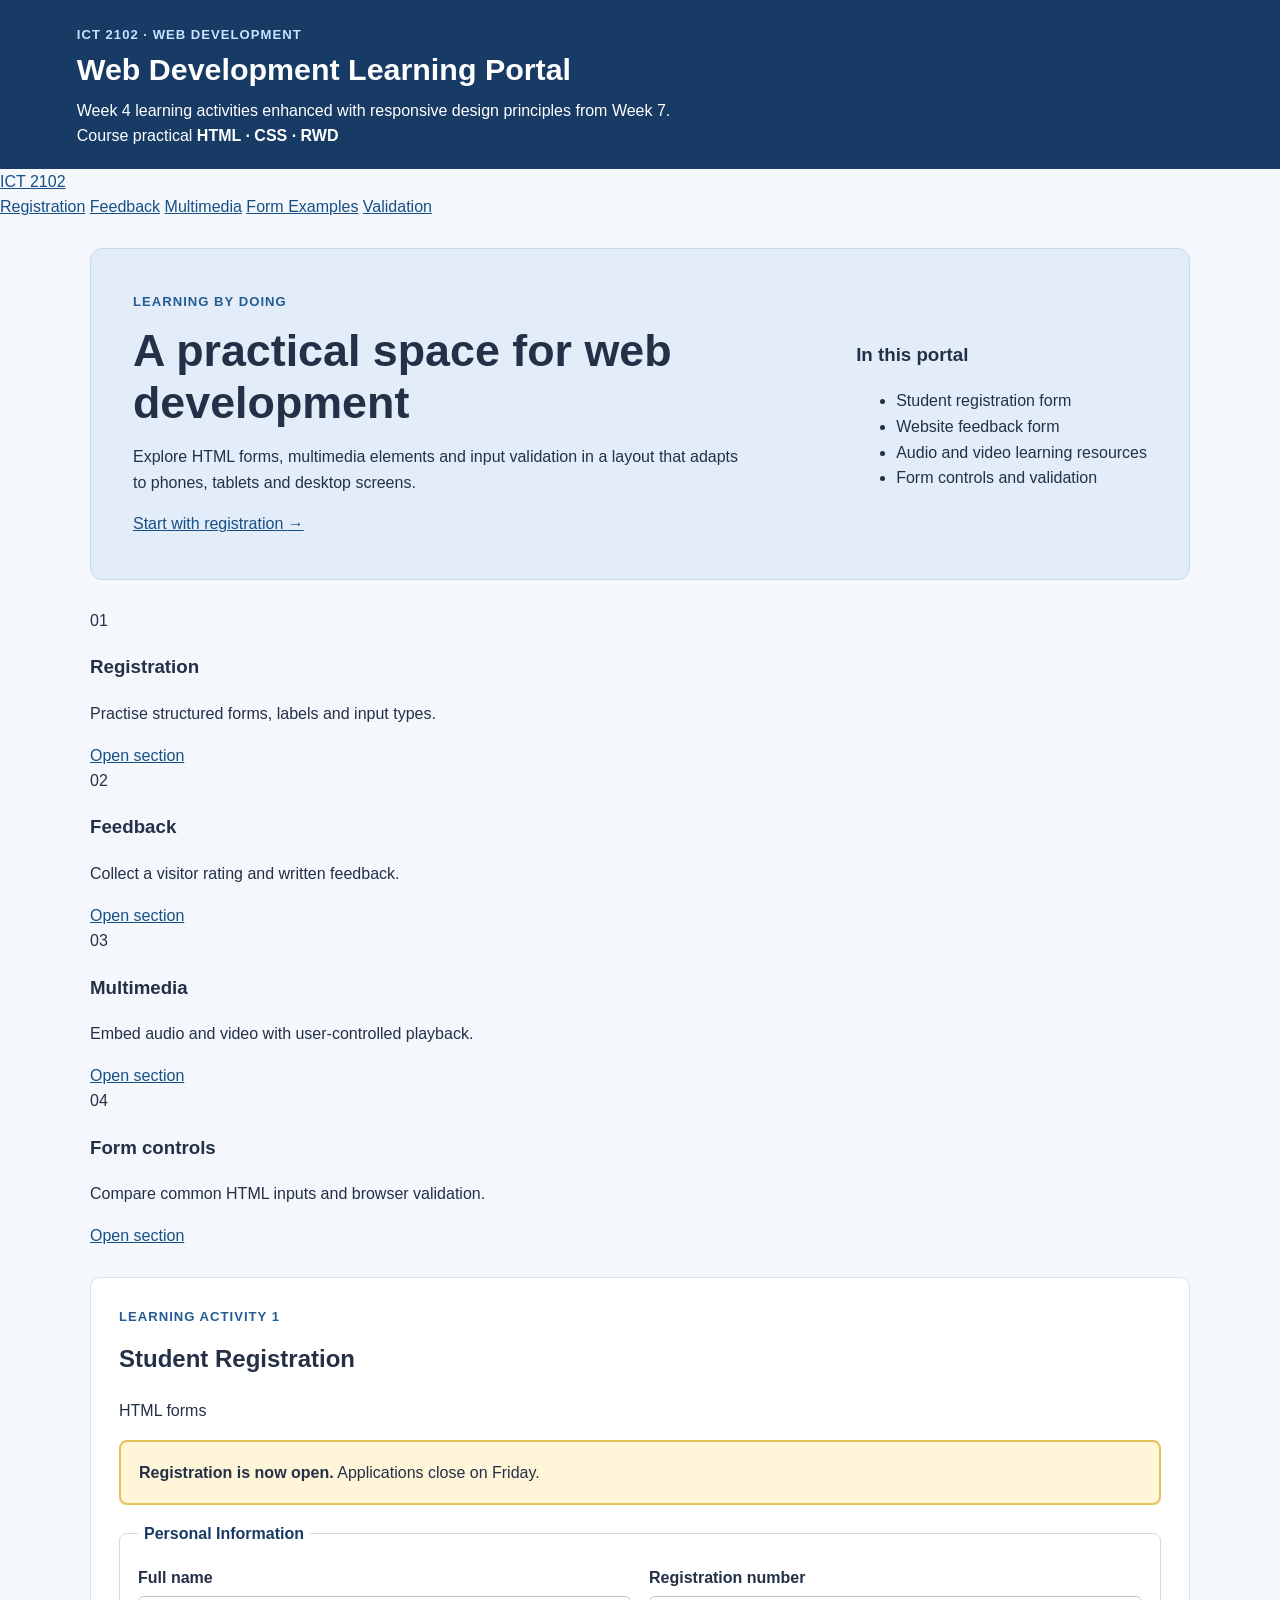
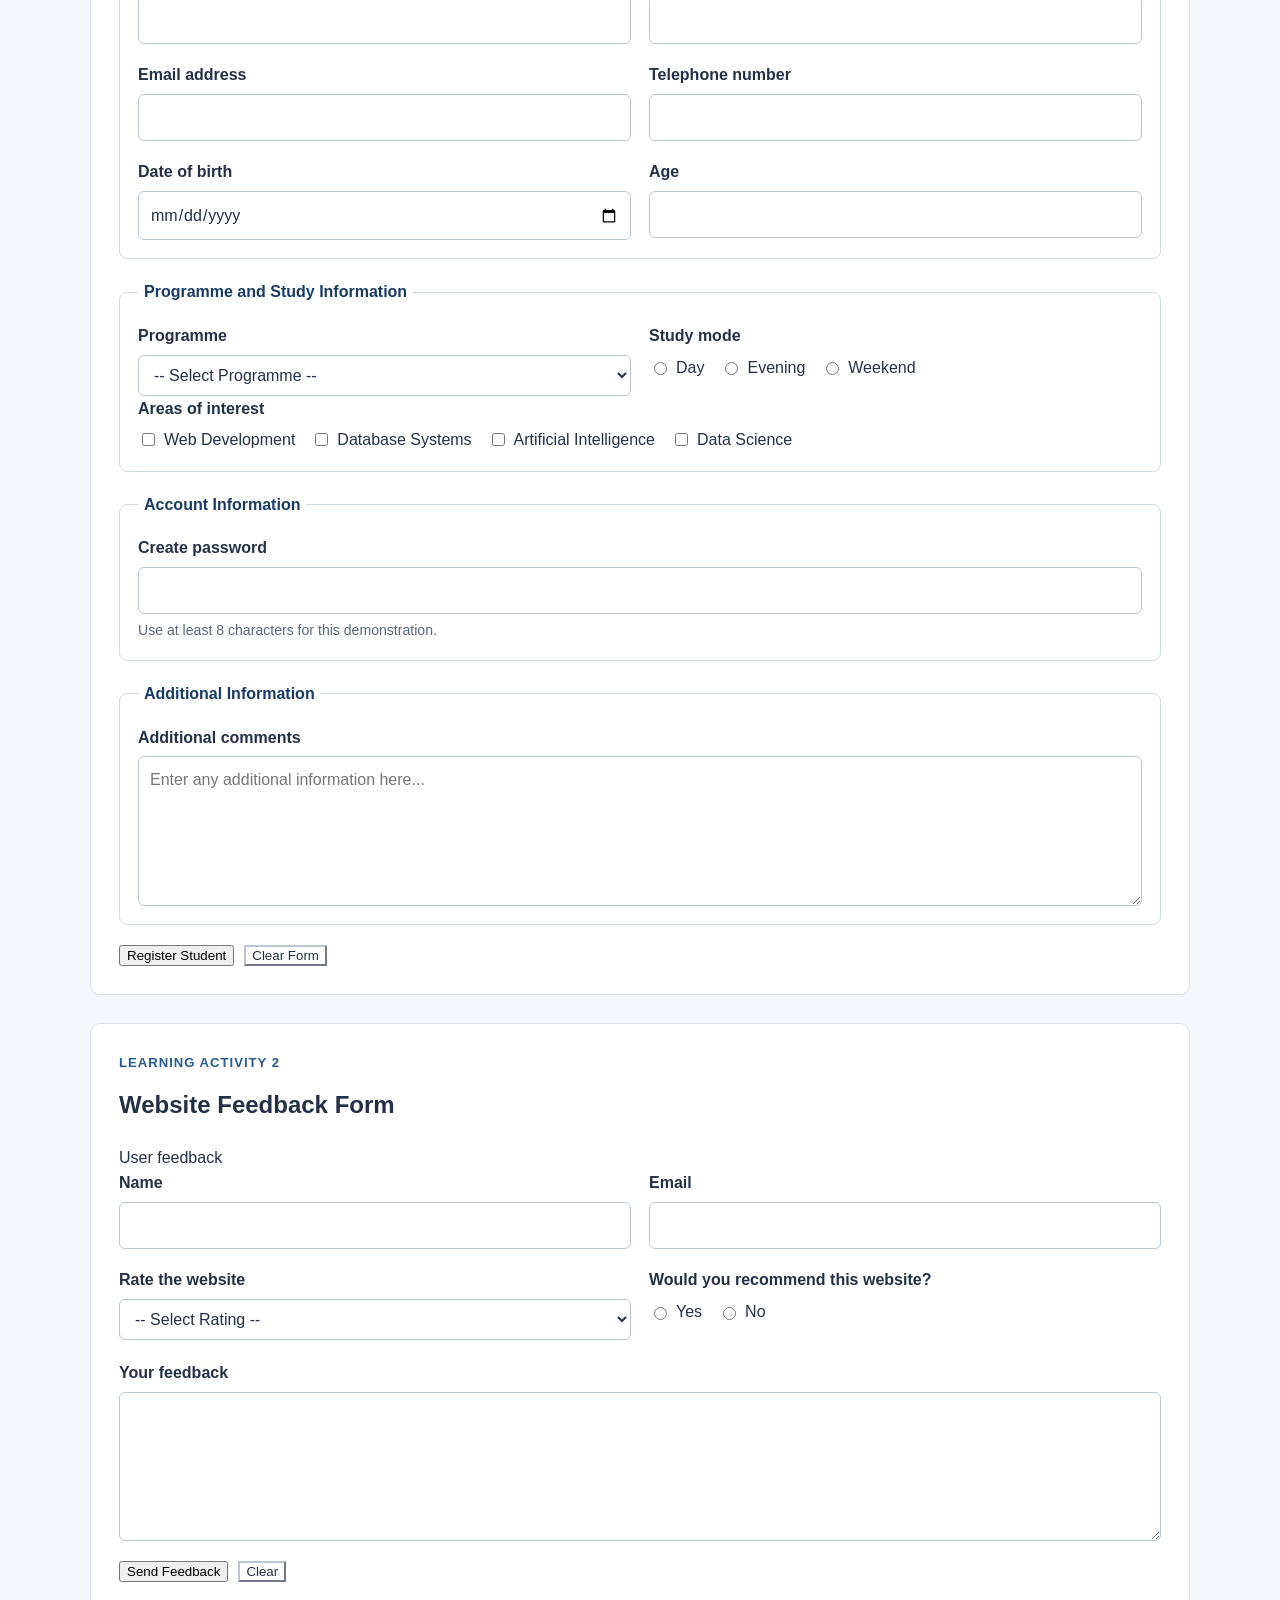
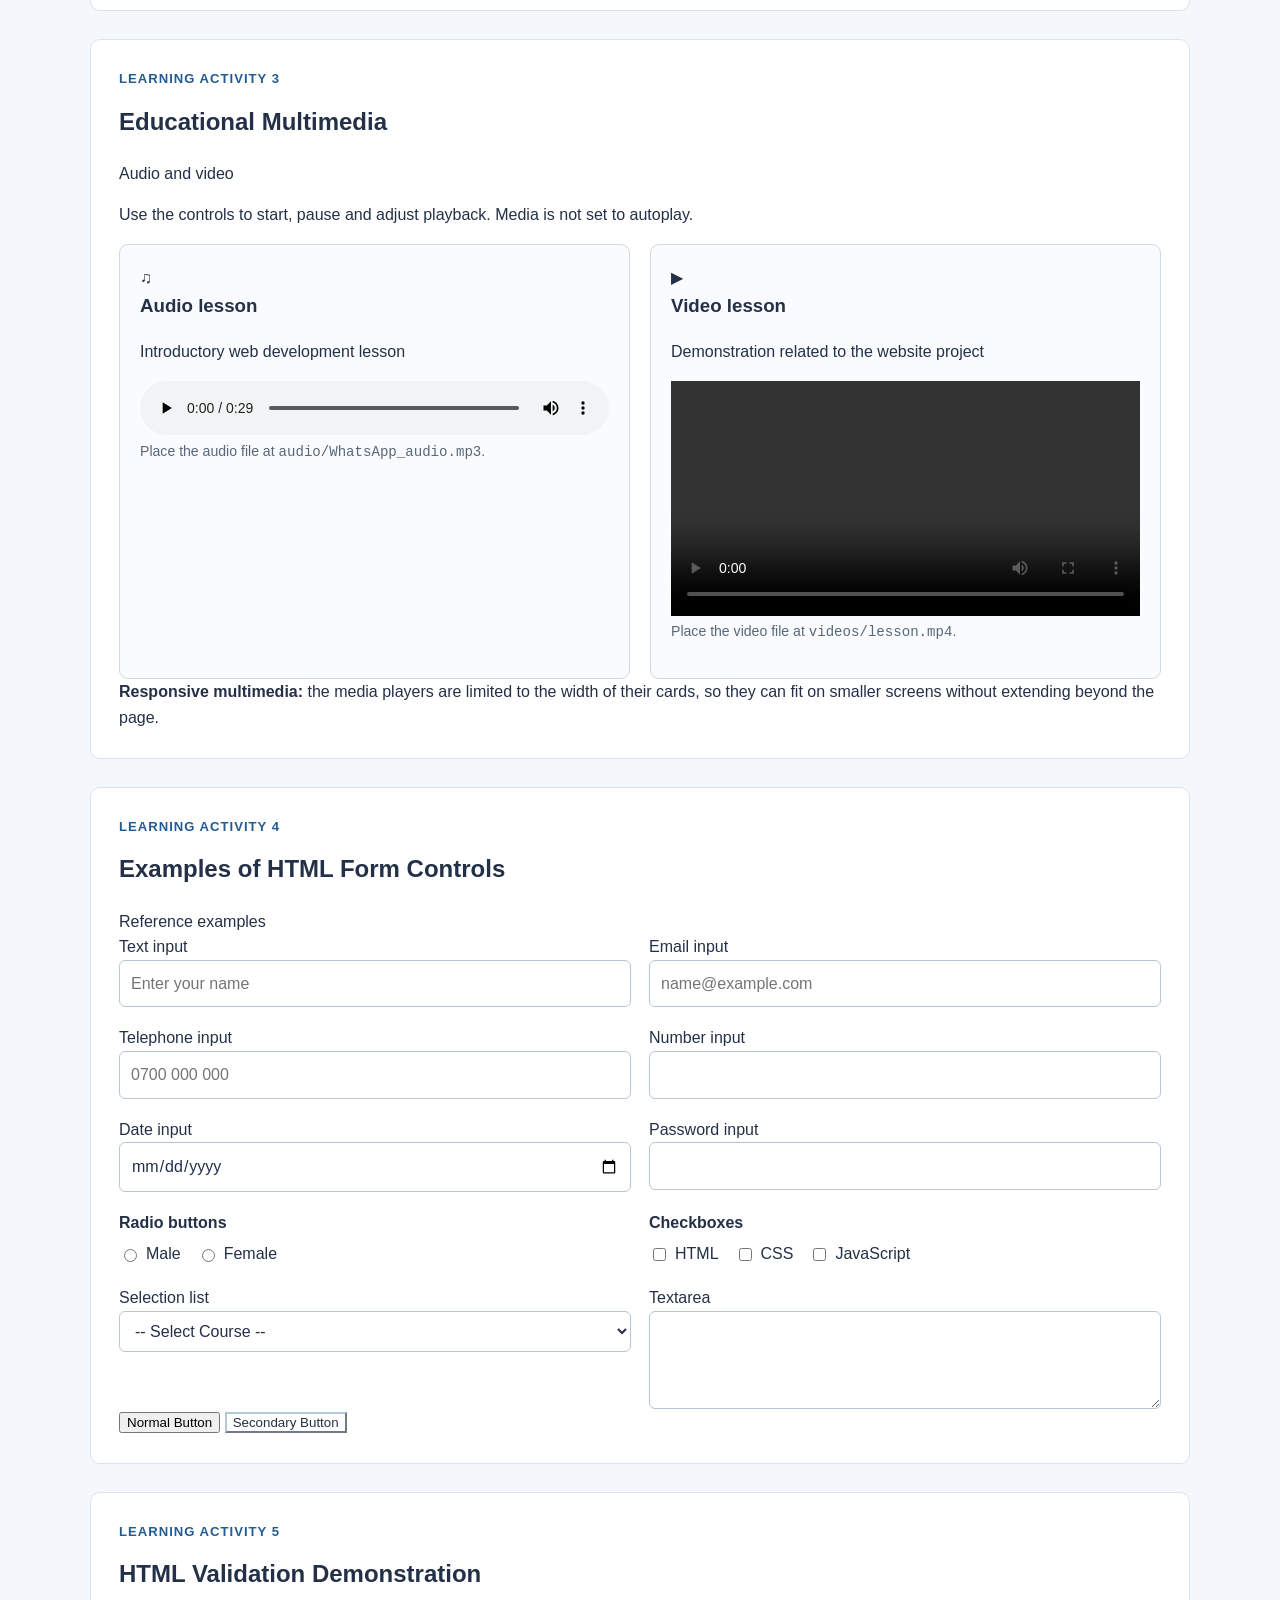
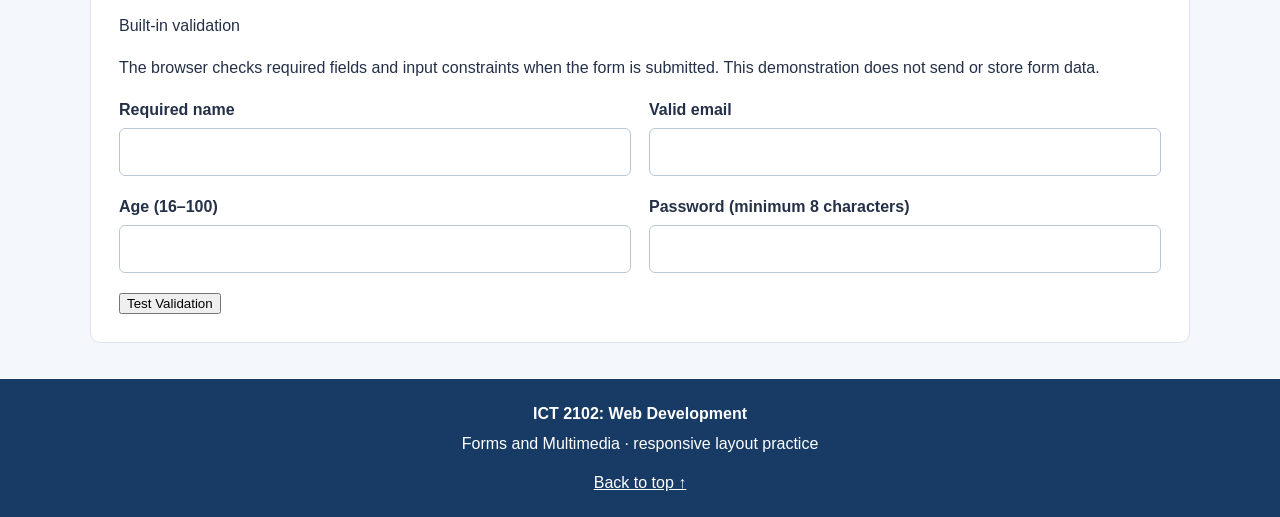
<file: responsiveness_guide.html>
<!DOCTYPE html>
<html lang="en">
<head>
  <meta charset="UTF-8">
  <meta name="viewport" content="width=device-width, initial-scale=1.0">
  <meta name="description" content="ICT 2102 Web Development teaching portal: student registration, feedback, multimedia and HTML form examples.">
  <title>ICT 2102 | Web Development Learning Portal</title>
  <link rel="stylesheet" href="css/style_responive.css">
</head>
<body>
  <a class="skip-link" href="#main-content">Skip to main content</a>

  <header class="site-header">
    <div class="header-inner container">
      <div class="brand">
        <p class="eyebrow">ICT 2102 · Web Development</p>
        <h1>Web Development Learning Portal</h1>
        <p class="subtitle">Week 4 learning activities enhanced with responsive design principles from Week 7.</p>
      </div>
      <div class="header-badge" aria-label="Course information">
        <span class="badge-label">Course practical</span>
        <strong>HTML · CSS · RWD</strong>
      </div>
    </div>
  </header>

  <nav class="site-nav" aria-label="Main navigation">
    <div class="nav-inner container">
      <a class="nav-brand" href="#home">ICT 2102</a>
      <div class="nav-links">
        <a href="#registration">Registration</a>
        <a href="#feedback">Feedback</a>
        <a href="#multimedia">Multimedia</a>
        <a href="#examples">Form Examples</a>
        <a href="#validation-demo">Validation</a>
      </div>
    </div>
  </nav>

  <main id="main-content" class="container">
    <section id="home" class="hero">
      <div class="hero-copy">
        <p class="eyebrow">Learning by doing</p>
        <h2>A practical space for web development</h2>
        <p>Explore HTML forms, multimedia elements and input validation in a layout that adapts to phones, tablets and desktop screens.</p>
        <a class="primary-link" href="#registration">Start with registration <span aria-hidden="true">→</span></a>
      </div>
      <aside class="hero-panel">
        <h3>In this portal</h3>
        <ul>
          <li>Student registration form</li>
          <li>Website feedback form</li>
          <li>Audio and video learning resources</li>
          <li>Form controls and validation</li>
        </ul>
      </aside>
    </section>

    <section class="overview-grid" aria-label="Portal sections">
      <article class="overview-card">
        <span class="overview-number">01</span>
        <h3>Registration</h3>
        <p>Practise structured forms, labels and input types.</p>
        <a href="#registration">Open section</a>
      </article>
      <article class="overview-card">
        <span class="overview-number">02</span>
        <h3>Feedback</h3>
        <p>Collect a visitor rating and written feedback.</p>
        <a href="#feedback">Open section</a>
      </article>
      <article class="overview-card">
        <span class="overview-number">03</span>
        <h3>Multimedia</h3>
        <p>Embed audio and video with user-controlled playback.</p>
        <a href="#multimedia">Open section</a>
      </article>
      <article class="overview-card">
        <span class="overview-number">04</span>
        <h3>Form controls</h3>
        <p>Compare common HTML inputs and browser validation.</p>
        <a href="#examples">Open section</a>
      </article>
    </section>

    <section id="registration" class="content-section">
      <div class="section-heading">
        <div>
          <p class="eyebrow">Learning activity 1</p>
          <h2>Student Registration</h2>
        </div>
        <span class="section-tag">HTML forms</span>
      </div>
      <p class="notice"><strong>Registration is now open.</strong> Applications close on Friday.</p>

      <form action="#" method="post" class="form-layout">
        <fieldset>
          <legend>Personal Information</legend>
          <div class="form-grid">
            <div class="form-field">
              <label for="full-name">Full name</label>
              <input type="text" id="full-name" name="full-name" autocomplete="name" required>
            </div>
            <div class="form-field">
              <label for="registration-number">Registration number</label>
              <input type="text" id="registration-number" name="registration-number" required>
            </div>
            <div class="form-field">
              <label for="email">Email address</label>
              <input type="email" id="email" name="email" autocomplete="email" required>
            </div>
            <div class="form-field">
              <label for="phone">Telephone number</label>
              <input type="tel" id="phone" name="phone" autocomplete="tel">
            </div>
            <div class="form-field">
              <label for="date-of-birth">Date of birth</label>
              <input type="date" id="date-of-birth" name="date-of-birth">
            </div>
            <div class="form-field">
              <label for="age">Age</label>
              <input type="number" id="age" name="age" min="16" max="100" required>
            </div>
          </div>
        </fieldset>

        <fieldset>
          <legend>Programme and Study Information</legend>
          <div class="form-grid">
            <div class="form-field">
              <label for="programme">Programme</label>
              <select id="programme" name="programme" required>
                <option value="">-- Select Programme --</option>
                <option value="ict">ICT</option>
                <option value="computer-science">Computer Science</option>
                <option value="mathematics">Mathematics</option>
                <option value="education">Education</option>
              </select>
            </div>
            <div class="form-field">
              <span class="field-label">Study mode</span>
              <div class="choice-group">
                <label class="choice"><input type="radio" id="day" name="study-mode" value="day" required> Day</label>
                <label class="choice"><input type="radio" id="evening" name="study-mode" value="evening"> Evening</label>
                <label class="choice"><input type="radio" id="weekend" name="study-mode" value="weekend"> Weekend</label>
              </div>
            </div>
          </div>
          <div class="form-field">
            <span class="field-label">Areas of interest</span>
            <div class="choice-group choice-wrap">
              <label class="choice"><input type="checkbox" id="web-development" name="interest" value="web-development"> Web Development</label>
              <label class="choice"><input type="checkbox" id="database" name="interest" value="database"> Database Systems</label>
              <label class="choice"><input type="checkbox" id="artificial-intelligence" name="interest" value="artificial-intelligence"> Artificial Intelligence</label>
              <label class="choice"><input type="checkbox" id="data-science" name="interest" value="data-science"> Data Science</label>
            </div>
          </div>
        </fieldset>

        <fieldset>
          <legend>Account Information</legend>
          <div class="form-field">
            <label for="password">Create password</label>
            <input type="password" id="password" name="password" minlength="8" autocomplete="new-password" required>
            <small>Use at least 8 characters for this demonstration.</small>
          </div>
        </fieldset>

        <fieldset>
          <legend>Additional Information</legend>
          <div class="form-field">
            <label for="comments">Additional comments</label>
            <textarea id="comments" name="comments" rows="5" placeholder="Enter any additional information here..."></textarea>
          </div>
        </fieldset>
        <div class="form-actions">
          <button type="submit">Register Student</button>
          <button type="reset" class="button-secondary">Clear Form</button>
        </div>
      </form>
    </section>

    <section id="feedback" class="content-section">
      <div class="section-heading">
        <div>
          <p class="eyebrow">Learning activity 2</p>
          <h2>Website Feedback Form</h2>
        </div>
        <span class="section-tag">User feedback</span>
      </div>
      <form action="#" method="post" class="form-layout">
        <div class="form-grid">
          <div class="form-field">
            <label for="visitor-name">Name</label>
            <input type="text" id="visitor-name" name="visitor-name" autocomplete="name" required>
          </div>
          <div class="form-field">
            <label for="visitor-email">Email</label>
            <input type="email" id="visitor-email" name="visitor-email" autocomplete="email" required>
          </div>
          <div class="form-field">
            <label for="rating">Rate the website</label>
            <select id="rating" name="rating" required>
              <option value="">-- Select Rating --</option>
              <option value="excellent">Excellent</option>
              <option value="good">Good</option>
              <option value="average">Average</option>
              <option value="poor">Poor</option>
            </select>
          </div>
          <div class="form-field">
            <span class="field-label">Would you recommend this website?</span>
            <div class="choice-group">
              <label class="choice"><input type="radio" id="recommend-yes" name="recommend" value="yes" required> Yes</label>
              <label class="choice"><input type="radio" id="recommend-no" name="recommend" value="no"> No</label>
            </div>
          </div>
        </div>
        <div class="form-field">
          <label for="feedback-message">Your feedback</label>
          <textarea id="feedback-message" name="feedback-message" rows="5" required></textarea>
        </div>
        <div class="form-actions">
          <button type="submit">Send Feedback</button>
          <button type="reset" class="button-secondary">Clear</button>
        </div>
      </form>
    </section>

    <section id="multimedia" class="content-section">
      <div class="section-heading">
        <div>
          <p class="eyebrow">Learning activity 3</p>
          <h2>Educational Multimedia</h2>
        </div>
        <span class="section-tag">Audio and video</span>
      </div>
      <p>Use the controls to start, pause and adjust playback. Media is not set to autoplay.</p>
      <div class="media-grid">
        <article class="media-card">
          <div class="media-card-heading">
            <span class="media-icon" aria-hidden="true">♫</span>
            <div><h3>Audio lesson</h3><p>Introductory web development lesson</p></div>
          </div>
          <audio controls preload="metadata">
            <source src="audio/WhatsApp_audio.mp3" type="audio/mpeg">
            Your browser does not support the audio element.
          </audio>
          <p class="small-note">Place the audio file at <code>audio/WhatsApp_audio.mp3</code>.</p>
        </article>
        <article class="media-card">
          <div class="media-card-heading">
            <span class="media-icon" aria-hidden="true">▶</span>
            <div><h3>Video lesson</h3><p>Demonstration related to the website project</p></div>
          </div>
          <video controls preload="metadata" playsinline>
            <source src="videos/lesson.mp4" type="video/mp4">
            Your browser does not support the video element.
          </video>
          <p class="small-note">Place the video file at <code>videos/lesson.mp4</code>.</p>
        </article>
      </div>
      <div class="note-panel">
        <strong>Responsive multimedia:</strong> the media players are limited to the width of their cards, so they can fit on smaller screens without extending beyond the page.
      </div>
    </section>

    <section id="examples" class="content-section">
      <div class="section-heading">
        <div>
          <p class="eyebrow">Learning activity 4</p>
          <h2>Examples of HTML Form Controls</h2>
        </div>
        <span class="section-tag">Reference examples</span>
      </div>
      <div class="control-grid">
        <div class="control-example"><label for="example-text">Text input</label><input type="text" id="example-text" name="example-text" placeholder="Enter your name"></div>
        <div class="control-example"><label for="example-email">Email input</label><input type="email" id="example-email" name="example-email" placeholder="name@example.com"></div>
        <div class="control-example"><label for="example-tel">Telephone input</label><input type="tel" id="example-tel" name="example-tel" placeholder="0700 000 000"></div>
        <div class="control-example"><label for="example-number">Number input</label><input type="number" id="example-number" name="example-number" min="1" max="100"></div>
        <div class="control-example"><label for="example-date">Date input</label><input type="date" id="example-date" name="example-date"></div>
        <div class="control-example"><label for="example-password">Password input</label><input type="password" id="example-password" name="example-password" minlength="8"></div>
        <div class="control-example">
          <span class="field-label">Radio buttons</span>
          <div class="choice-group">
            <label class="choice"><input type="radio" id="example-male" name="gender" value="male"> Male</label>
            <label class="choice"><input type="radio" id="example-female" name="gender" value="female"> Female</label>
          </div>
        </div>
        <div class="control-example">
          <span class="field-label">Checkboxes</span>
          <div class="choice-group choice-wrap">
            <label class="choice"><input type="checkbox" id="example-html" name="skill" value="html"> HTML</label>
            <label class="choice"><input type="checkbox" id="example-css" name="skill" value="css"> CSS</label>
            <label class="choice"><input type="checkbox" id="example-javascript" name="skill" value="javascript"> JavaScript</label>
          </div>
        </div>
        <div class="control-example"><label for="example-course">Selection list</label><select id="example-course" name="example-course"><option value="">-- Select Course --</option><option value="web-development">Web Development</option><option value="data-mining">Data Mining</option><option value="artificial-intelligence">Artificial Intelligence</option></select></div>
        <div class="control-example"><label for="example-textarea">Textarea</label><textarea id="example-textarea" name="example-textarea" rows="3"></textarea></div>
      </div>
      <div class="button-demo">
        <button type="button">Normal Button</button>
        <button type="button" class="button-secondary">Secondary Button</button>
      </div>
    </section>

    <section id="validation-demo" class="content-section">
      <div class="section-heading">
        <div>
          <p class="eyebrow">Learning activity 5</p>
          <h2>HTML Validation Demonstration</h2>
        </div>
        <span class="section-tag">Built-in validation</span>
      </div>
      <p>The browser checks required fields and input constraints when the form is submitted. This demonstration does not send or store form data.</p>
      <form action="#" method="get" class="form-layout">
        <div class="form-grid">
          <div class="form-field">
            <label for="required-name">Required name</label>
            <input type="text" id="required-name" name="required-name" required>
          </div>
          <div class="form-field">
            <label for="validated-email">Valid email</label>
            <input type="email" id="validated-email" name="validated-email" required>
          </div>
          <div class="form-field">
            <label for="validated-age">Age (16–100)</label>
            <input type="number" id="validated-age" name="validated-age" min="16" max="100" required>
          </div>
          <div class="form-field">
            <label for="validated-password">Password (minimum 8 characters)</label>
            <input type="password" id="validated-password" name="validated-password" minlength="8" required>
          </div>
        </div>
        <div class="form-actions"><button type="submit">Test Validation</button></div>
      </form>
    </section>
  </main>

  <footer class="site-footer">
    <div class="container footer-inner">
      <div><strong>ICT 2102: Web Development</strong><p>Forms and Multimedia · responsive layout practice</p></div>
      <a href="#main-content">Back to top ↑</a>
    </div>
  </footer>
</body>
</html>
</file>
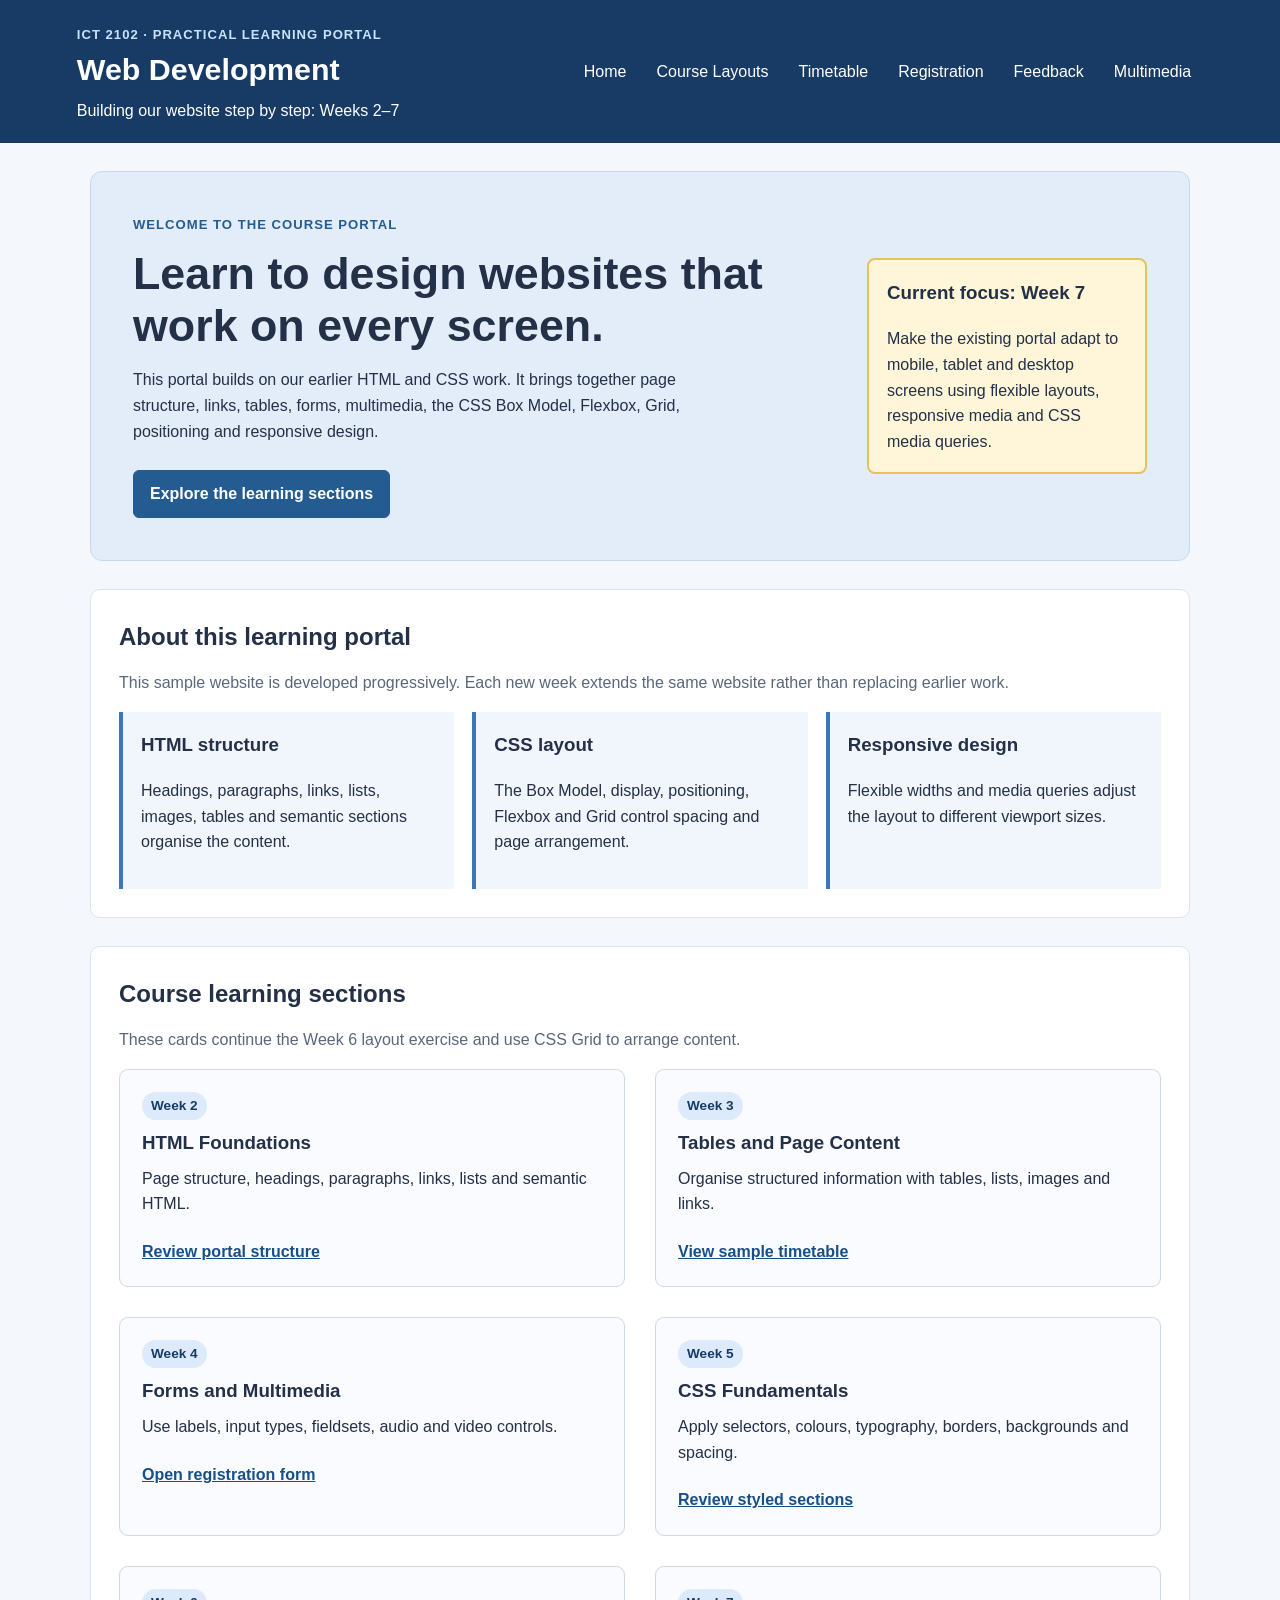
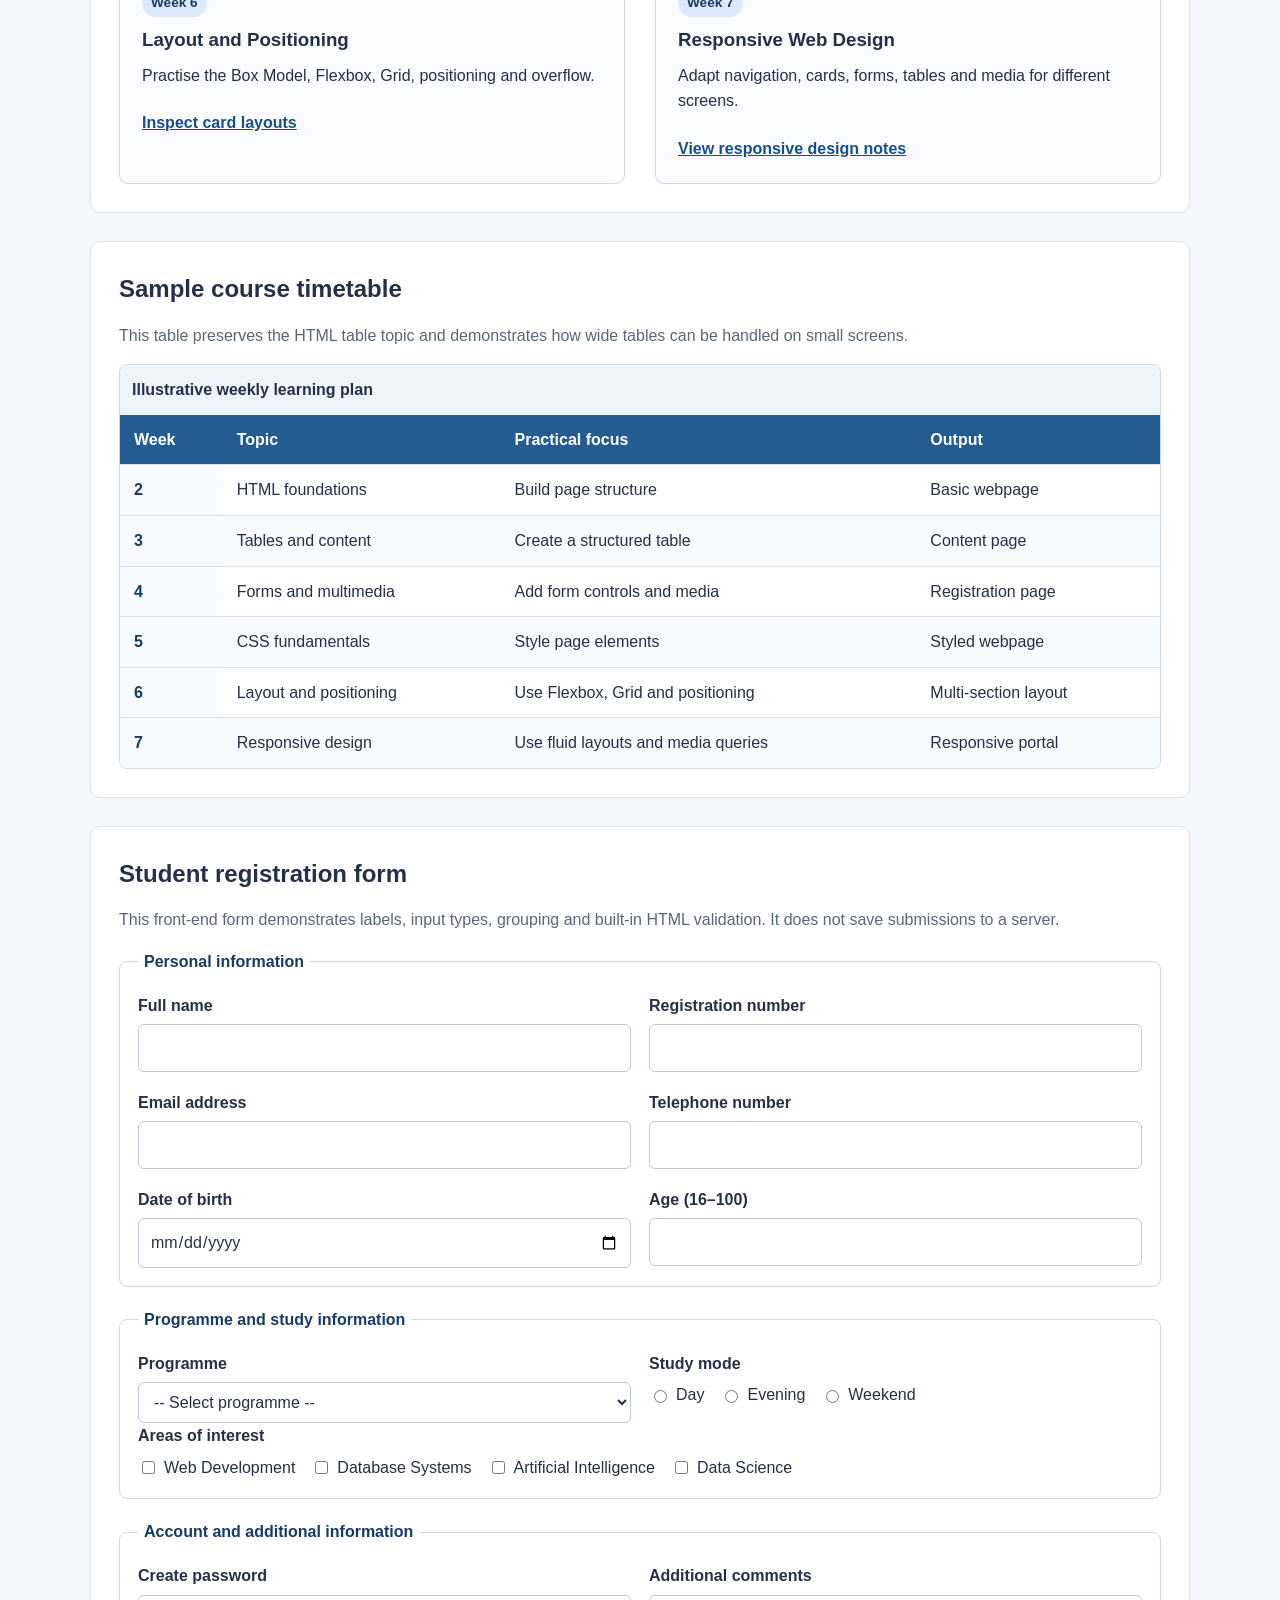
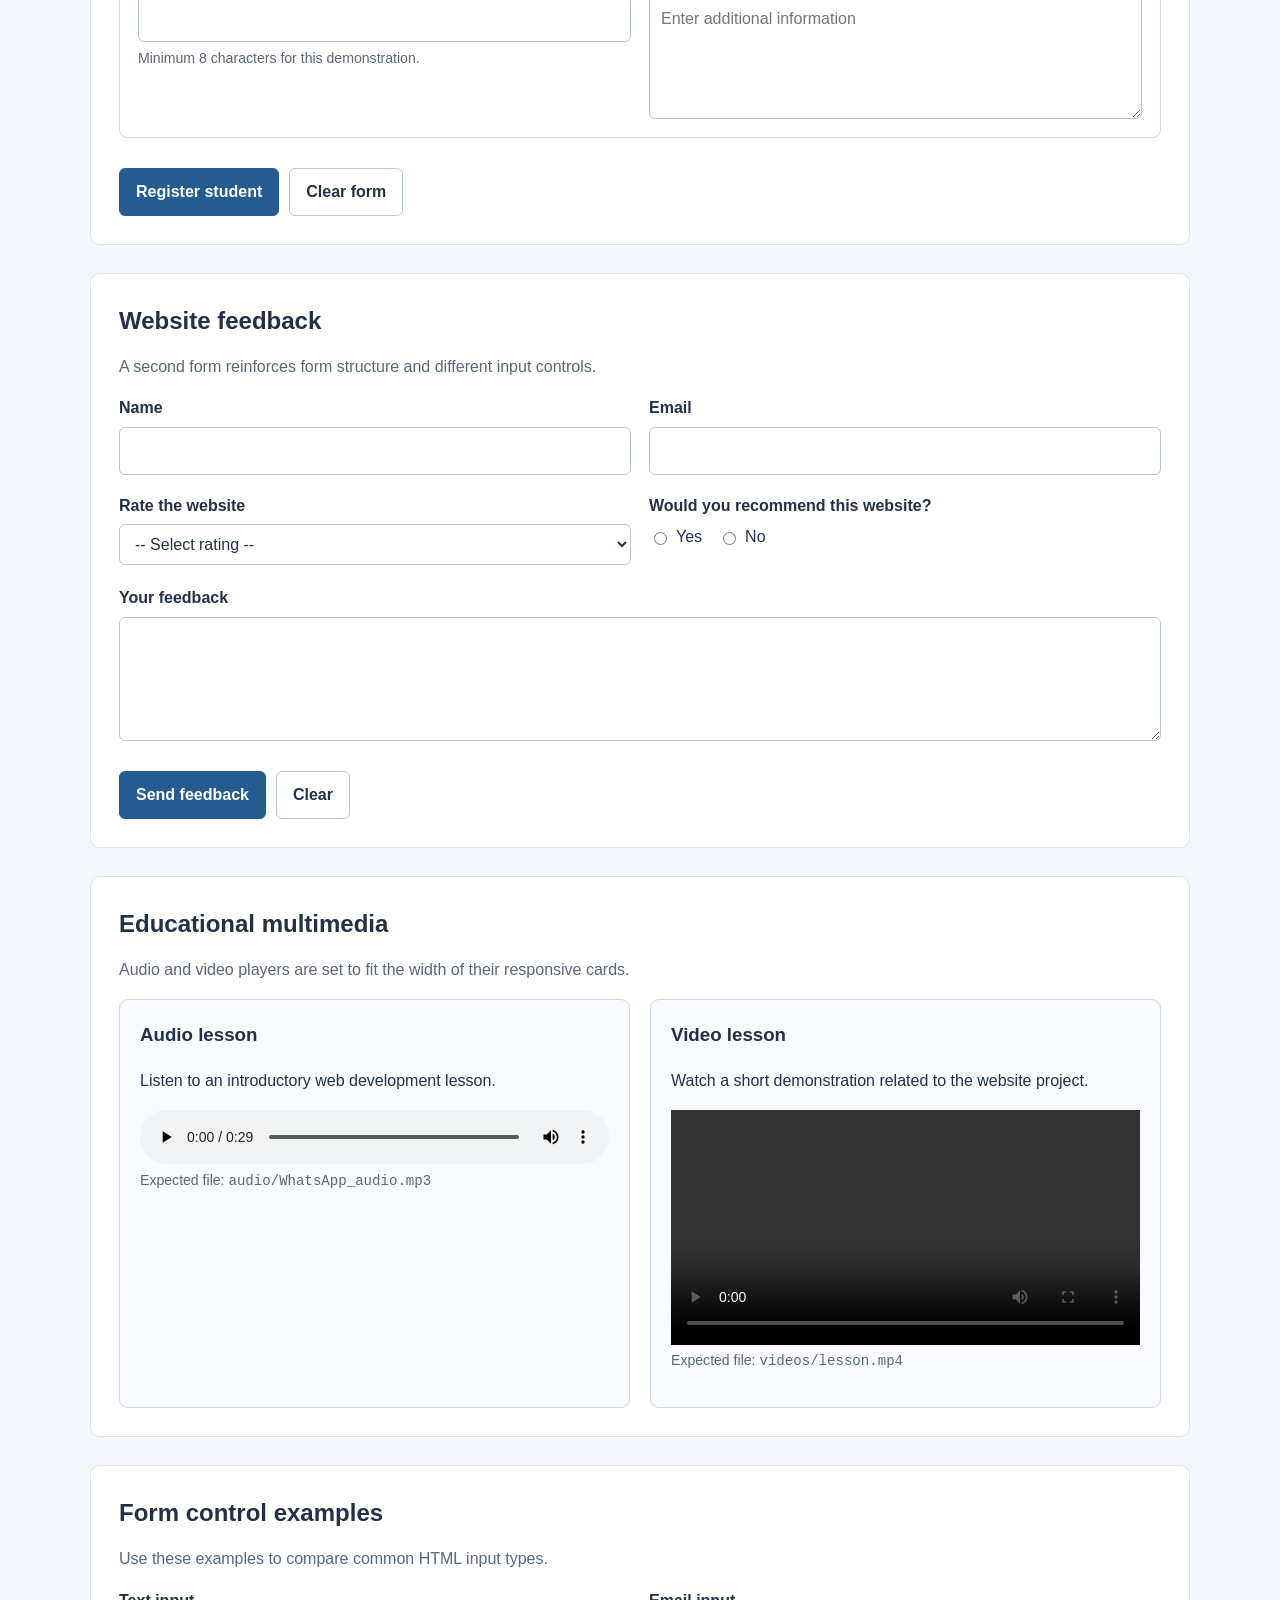
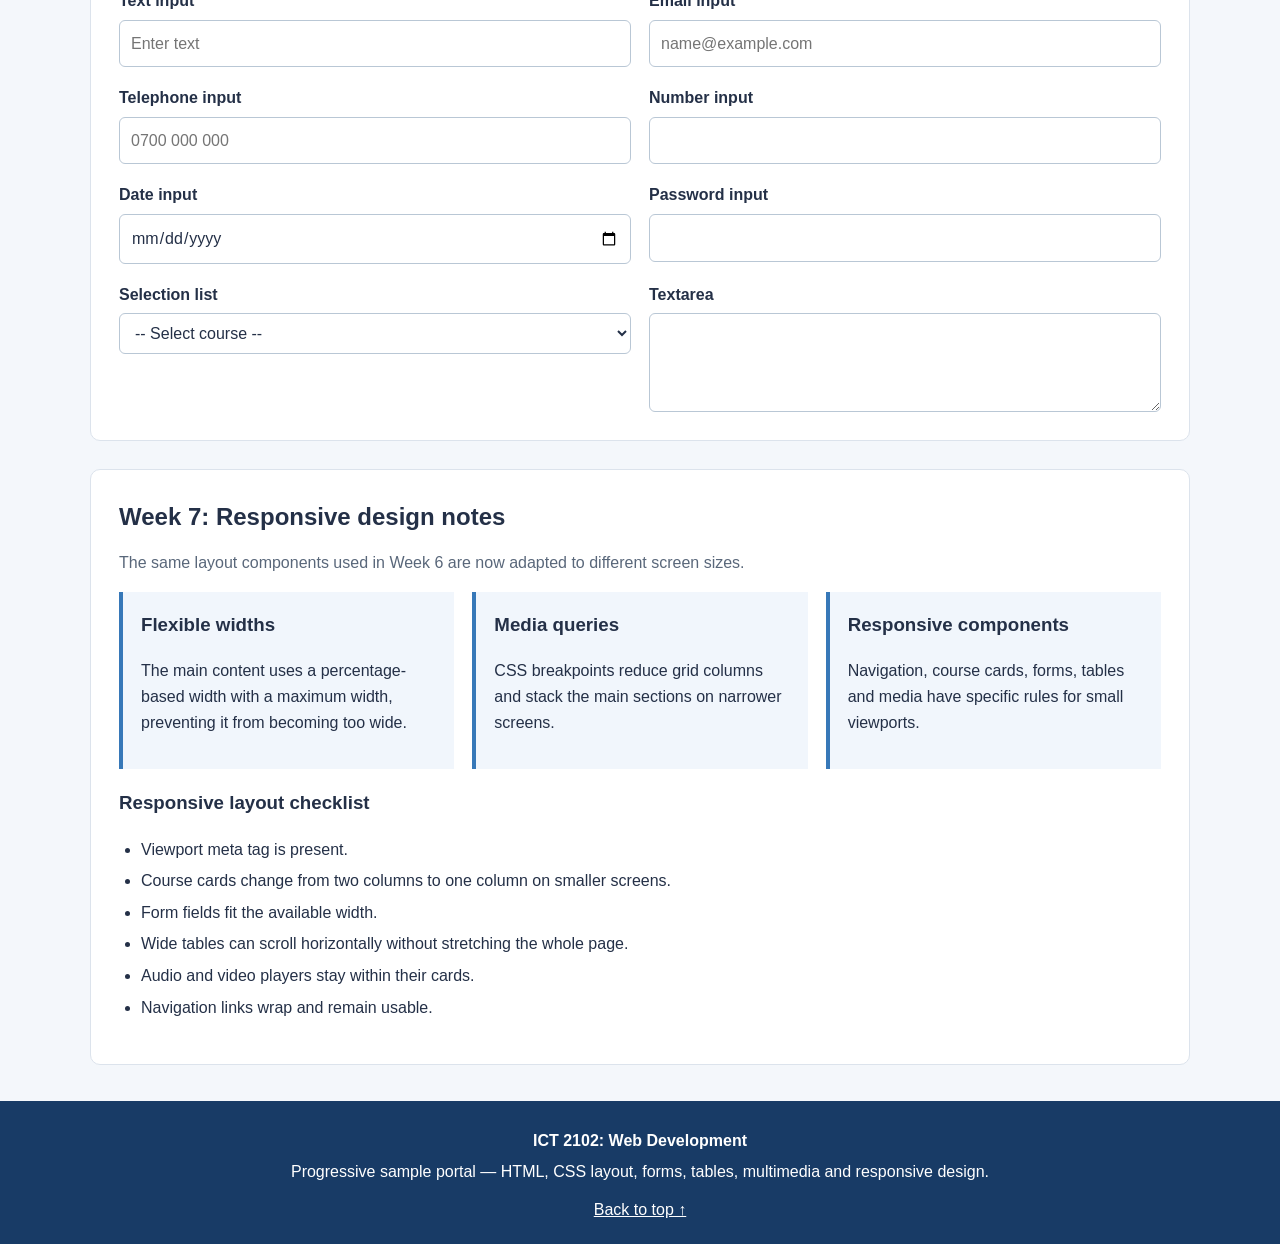
<file: resposive.html>
<!DOCTYPE html>
<html lang="en">
<head>
    <meta charset="UTF-8">
    <meta name="viewport" content="width=device-width, initial-scale=1.0">
    <meta name="description" content="ICT 2102 Web Development learning portal with course layouts, tables, forms and multimedia.">
    <title>ICT 2102 | Web Development Learning Portal</title>
    <link rel="stylesheet" href="css/style_responive.css">
</head>
<body>
    <a class="skip-link" href="#main-content">Skip to main content</a>

    <header class="site-header" id="top">
        <div class="brand">
            <p class="eyebrow">ICT 2102 · Practical learning portal</p>
            <h1>Web Development</h1>
            <p>Building our website step by step: Weeks 2–7</p>
        </div>
        <nav class="main-nav" aria-label="Main navigation">
            <a href="#home">Home</a>
            <a href="#courses">Course Layouts</a>
            <a href="#timetable">Timetable</a>
            <a href="#registration">Registration</a>
            <a href="#feedback">Feedback</a>
            <a href="#multimedia">Multimedia</a>
        </nav>
    </header>

    <main id="main-content">
        <section class="hero" id="home">
            <div class="hero-copy">
                <p class="eyebrow">Welcome to the course portal</p>
                <h2>Learn to design websites that work on every screen.</h2>
                <p>This portal builds on our earlier HTML and CSS work. It brings together page structure, links, tables, forms, multimedia, the CSS Box Model, Flexbox, Grid, positioning and responsive design.</p>
                <a class="button" href="#courses">Explore the learning sections</a>
            </div>
            <aside class="notice">
                <h3>Current focus: Week 7</h3>
                <p>Make the existing portal adapt to mobile, tablet and desktop screens using flexible layouts, responsive media and CSS media queries.</p>
            </aside>
        </section>

        <section class="content-section" id="about">
            <h2>About this learning portal</h2>
            <p class="section-intro">This sample website is developed progressively. Each new week extends the same website rather than replacing earlier work.</p>
            <div class="learning-row">
                <article class="learning-item">
                    <h3>HTML structure</h3>
                    <p>Headings, paragraphs, links, lists, images, tables and semantic sections organise the content.</p>
                </article>
                <article class="learning-item">
                    <h3>CSS layout</h3>
                    <p>The Box Model, display, positioning, Flexbox and Grid control spacing and page arrangement.</p>
                </article>
                <article class="learning-item">
                    <h3>Responsive design</h3>
                    <p>Flexible widths and media queries adjust the layout to different viewport sizes.</p>
                </article>
            </div>
        </section>

        <section class="content-section" id="courses">
            <h2>Course learning sections</h2>
            <p class="section-intro">These cards continue the Week 6 layout exercise and use CSS Grid to arrange content.</p>
            <div class="course-grid">
                <article class="course-card">
                    <span class="course-number">Week 2</span>
                    <h3>HTML Foundations</h3>
                    <p>Page structure, headings, paragraphs, links, lists and semantic HTML.</p>
                    <a href="#about">Review portal structure</a>
                </article>
                <article class="course-card">
                    <span class="course-number">Week 3</span>
                    <h3>Tables and Page Content</h3>
                    <p>Organise structured information with tables, lists, images and links.</p>
                    <a href="#timetable">View sample timetable</a>
                </article>
                <article class="course-card">
                    <span class="course-number">Week 4</span>
                    <h3>Forms and Multimedia</h3>
                    <p>Use labels, input types, fieldsets, audio and video controls.</p>
                    <a href="#registration">Open registration form</a>
                </article>
                <article class="course-card">
                    <span class="course-number">Week 5</span>
                    <h3>CSS Fundamentals</h3>
                    <p>Apply selectors, colours, typography, borders, backgrounds and spacing.</p>
                    <a href="#about">Review styled sections</a>
                </article>
                <article class="course-card">
                    <span class="course-number">Week 6</span>
                    <h3>Layout and Positioning</h3>
                    <p>Practise the Box Model, Flexbox, Grid, positioning and overflow.</p>
                    <a href="#courses">Inspect card layouts</a>
                </article>
                <article class="course-card">
                    <span class="course-number">Week 7</span>
                    <h3>Responsive Web Design</h3>
                    <p>Adapt navigation, cards, forms, tables and media for different screens.</p>
                    <a href="#responsive-guide">View responsive design notes</a>
                </article>
            </div>
        </section>

        <section class="content-section" id="timetable">
            <h2>Sample course timetable</h2>
            <p class="section-intro">This table preserves the HTML table topic and demonstrates how wide tables can be handled on small screens.</p>
            <div class="table-wrapper" role="region" aria-label="Sample course timetable; scroll horizontally on small screens" tabindex="0">
                <table>
                    <caption>Illustrative weekly learning plan</caption>
                    <thead>
                        <tr>
                            <th scope="col">Week</th>
                            <th scope="col">Topic</th>
                            <th scope="col">Practical focus</th>
                            <th scope="col">Output</th>
                        </tr>
                    </thead>
                    <tbody>
                        <tr><th scope="row">2</th><td>HTML foundations</td><td>Build page structure</td><td>Basic webpage</td></tr>
                        <tr><th scope="row">3</th><td>Tables and content</td><td>Create a structured table</td><td>Content page</td></tr>
                        <tr><th scope="row">4</th><td>Forms and multimedia</td><td>Add form controls and media</td><td>Registration page</td></tr>
                        <tr><th scope="row">5</th><td>CSS fundamentals</td><td>Style page elements</td><td>Styled webpage</td></tr>
                        <tr><th scope="row">6</th><td>Layout and positioning</td><td>Use Flexbox, Grid and positioning</td><td>Multi-section layout</td></tr>
                        <tr><th scope="row">7</th><td>Responsive design</td><td>Use fluid layouts and media queries</td><td>Responsive portal</td></tr>
                    </tbody>
                </table>
            </div>
        </section>

        <section class="content-section" id="registration">
            <h2>Student registration form</h2>
            <p class="section-intro">This front-end form demonstrates labels, input types, grouping and built-in HTML validation. It does not save submissions to a server.</p>
            <form action="#" method="get" class="form-layout">
                <fieldset>
                    <legend>Personal information</legend>
                    <div class="form-grid">
                        <div class="form-field">
                            <label for="full-name">Full name</label>
                            <input type="text" id="full-name" name="full-name" autocomplete="name" required>
                        </div>
                        <div class="form-field">
                            <label for="registration-number">Registration number</label>
                            <input type="text" id="registration-number" name="registration-number" required>
                        </div>
                        <div class="form-field">
                            <label for="email">Email address</label>
                            <input type="email" id="email" name="email" autocomplete="email" required>
                        </div>
                        <div class="form-field">
                            <label for="phone">Telephone number</label>
                            <input type="tel" id="phone" name="phone" autocomplete="tel">
                        </div>
                        <div class="form-field">
                            <label for="dob">Date of birth</label>
                            <input type="date" id="dob" name="dob">
                        </div>
                        <div class="form-field">
                            <label for="age">Age (16–100)</label>
                            <input type="number" id="age" name="age" min="16" max="100" required>
                        </div>
                    </div>
                </fieldset>

                <fieldset>
                    <legend>Programme and study information</legend>
                    <div class="form-grid">
                        <div class="form-field">
                            <label for="programme">Programme</label>
                            <select id="programme" name="programme" required>
                                <option value="">-- Select programme --</option>
                                <option value="ict">ICT</option>
                                <option value="computer-science">Computer Science</option>
                                <option value="mathematics">Mathematics</option>
                                <option value="education">Education</option>
                            </select>
                        </div>
                        <div class="form-field">
                            <span class="field-label">Study mode</span>
                            <div class="choice-group">
                                <label class="choice"><input type="radio" name="study-mode" value="day" required> Day</label>
                                <label class="choice"><input type="radio" name="study-mode" value="evening"> Evening</label>
                                <label class="choice"><input type="radio" name="study-mode" value="weekend"> Weekend</label>
                            </div>
                        </div>
                    </div>
                    <div class="form-field">
                        <span class="field-label">Areas of interest</span>
                        <div class="choice-group choice-wrap">
                            <label class="choice"><input type="checkbox" name="interest" value="web-development"> Web Development</label>
                            <label class="choice"><input type="checkbox" name="interest" value="database"> Database Systems</label>
                            <label class="choice"><input type="checkbox" name="interest" value="ai"> Artificial Intelligence</label>
                            <label class="choice"><input type="checkbox" name="interest" value="data-science"> Data Science</label>
                        </div>
                    </div>
                </fieldset>

                <fieldset>
                    <legend>Account and additional information</legend>
                    <div class="form-grid">
                        <div class="form-field">
                            <label for="password">Create password</label>
                            <input type="password" id="password" name="password" minlength="8" autocomplete="new-password" required>
                            <small>Minimum 8 characters for this demonstration.</small>
                        </div>
                        <div class="form-field">
                            <label for="comments">Additional comments</label>
                            <textarea id="comments" name="comments" rows="4" placeholder="Enter additional information"></textarea>
                        </div>
                    </div>
                </fieldset>
                <div class="form-actions">
                    <button class="button" type="submit">Register student</button>
                    <button class="button button-secondary" type="reset">Clear form</button>
                </div>
            </form>
        </section>

        <section class="content-section" id="feedback">
            <h2>Website feedback</h2>
            <p class="section-intro">A second form reinforces form structure and different input controls.</p>
            <form action="#" method="get" class="form-layout">
                <div class="form-grid">
                    <div class="form-field">
                        <label for="visitor-name">Name</label>
                        <input type="text" id="visitor-name" name="visitor-name" required>
                    </div>
                    <div class="form-field">
                        <label for="visitor-email">Email</label>
                        <input type="email" id="visitor-email" name="visitor-email" required>
                    </div>
                    <div class="form-field">
                        <label for="rating">Rate the website</label>
                        <select id="rating" name="rating" required>
                            <option value="">-- Select rating --</option>
                            <option>Excellent</option><option>Good</option><option>Average</option><option>Poor</option>
                        </select>
                    </div>
                    <div class="form-field">
                        <span class="field-label">Would you recommend this website?</span>
                        <div class="choice-group">
                            <label class="choice"><input type="radio" name="recommend" value="yes" required> Yes</label>
                            <label class="choice"><input type="radio" name="recommend" value="no"> No</label>
                        </div>
                    </div>
                </div>
                <div class="form-field">
                    <label for="feedback-message">Your feedback</label>
                    <textarea id="feedback-message" name="feedback-message" rows="4" required></textarea>
                </div>
                <div class="form-actions">
                    <button class="button" type="submit">Send feedback</button>
                    <button class="button button-secondary" type="reset">Clear</button>
                </div>
            </form>
        </section>

        <section class="content-section" id="multimedia">
            <h2>Educational multimedia</h2>
            <p class="section-intro">Audio and video players are set to fit the width of their responsive cards.</p>
            <div class="media-grid">
                <article class="media-card">
                    <h3>Audio lesson</h3>
                    <p>Listen to an introductory web development lesson.</p>
                    <audio controls preload="metadata">
                        <source src="audio/WhatsApp_audio.mp3" type="audio/mpeg">
                        Your browser does not support the audio element.
                    </audio>
                    <p class="small-note">Expected file: <code>audio/WhatsApp_audio.mp3</code></p>
                </article>
                <article class="media-card">
                    <h3>Video lesson</h3>
                    <p>Watch a short demonstration related to the website project.</p>
                    <video controls preload="metadata" playsinline>
                        <source src="videos/lesson.mp4" type="video/mp4">
                        Your browser does not support the video element.
                    </video>
                    <p class="small-note">Expected file: <code>videos/lesson.mp4</code></p>
                </article>
            </div>
        </section>

        <section class="content-section" id="form-controls">
            <h2>Form control examples</h2>
            <p class="section-intro">Use these examples to compare common HTML input types.</p>
            <div class="control-grid">
                <div class="form-field"><label for="sample-text">Text input</label><input type="text" id="sample-text" placeholder="Enter text"></div>
                <div class="form-field"><label for="sample-email">Email input</label><input type="email" id="sample-email" placeholder="name@example.com"></div>
                <div class="form-field"><label for="sample-tel">Telephone input</label><input type="tel" id="sample-tel" placeholder="0700 000 000"></div>
                <div class="form-field"><label for="sample-number">Number input</label><input type="number" id="sample-number" min="1" max="100"></div>
                <div class="form-field"><label for="sample-date">Date input</label><input type="date" id="sample-date"></div>
                <div class="form-field"><label for="sample-password">Password input</label><input type="password" id="sample-password" minlength="8"></div>
                <div class="form-field"><label for="sample-course">Selection list</label><select id="sample-course"><option value="">-- Select course --</option><option>Web Development</option><option>Data Mining</option><option>Artificial Intelligence</option></select></div>
                <div class="form-field"><label for="sample-message">Textarea</label><textarea id="sample-message" rows="3"></textarea></div>
            </div>
        </section>

        <section class="content-section" id="responsive-guide">
            <h2>Week 7: Responsive design notes</h2>
            <p class="section-intro">The same layout components used in Week 6 are now adapted to different screen sizes.</p>
            <div class="learning-row">
                <article class="learning-item">
                    <h3>Flexible widths</h3>
                    <p>The main content uses a percentage-based width with a maximum width, preventing it from becoming too wide.</p>
                </article>
                <article class="learning-item">
                    <h3>Media queries</h3>
                    <p>CSS breakpoints reduce grid columns and stack the main sections on narrower screens.</p>
                </article>
                <article class="learning-item">
                    <h3>Responsive components</h3>
                    <p>Navigation, course cards, forms, tables and media have specific rules for small viewports.</p>
                </article>
            </div>
            <h3>Responsive layout checklist</h3>
            <ul class="check-list">
                <li>Viewport meta tag is present.</li>
                <li>Course cards change from two columns to one column on smaller screens.</li>
                <li>Form fields fit the available width.</li>
                <li>Wide tables can scroll horizontally without stretching the whole page.</li>
                <li>Audio and video players stay within their cards.</li>
                <li>Navigation links wrap and remain usable.</li>
            </ul>
        </section>
    </main>

    <footer class="site-footer">
        <p><strong>ICT 2102: Web Development</strong></p>
        <p>Progressive sample portal — HTML, CSS layout, forms, tables, multimedia and responsive design.</p>
        <a href="#top">Back to top ↑</a>
    </footer>
</body>
</html>
</file>
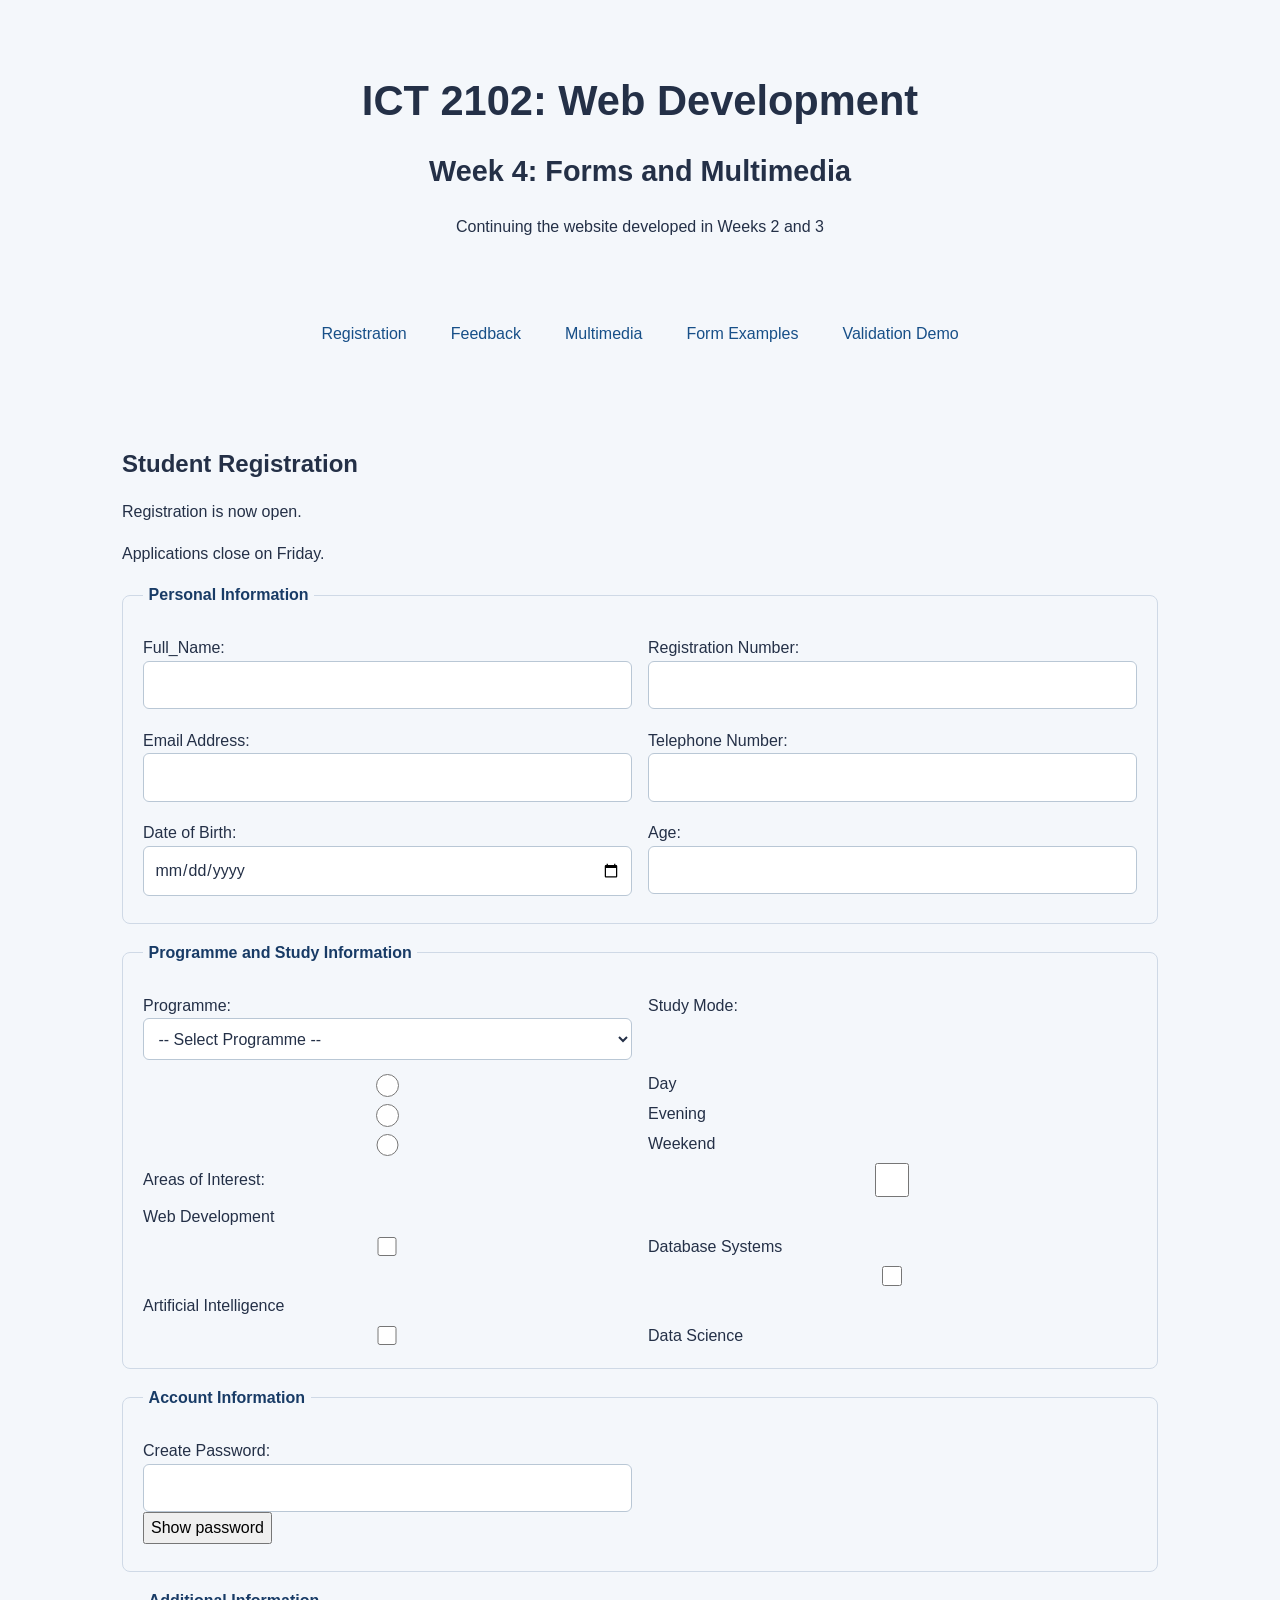
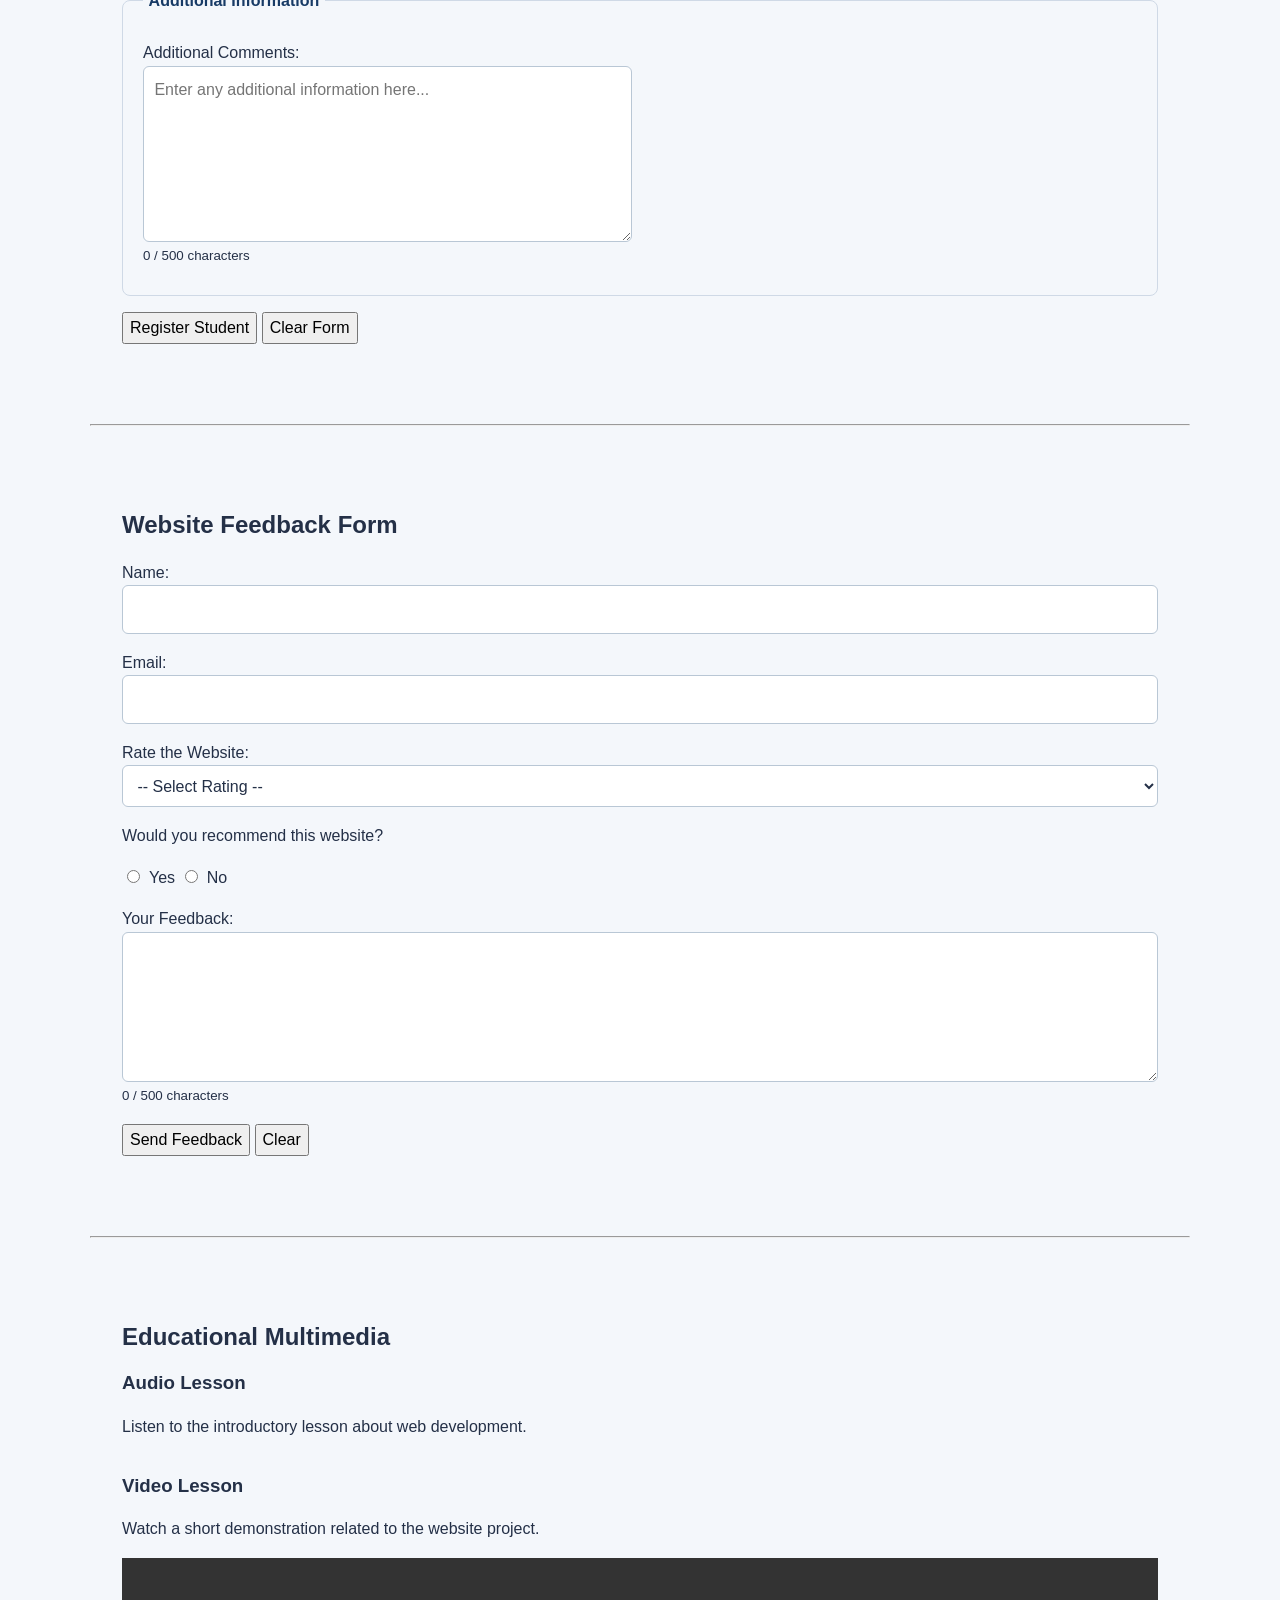
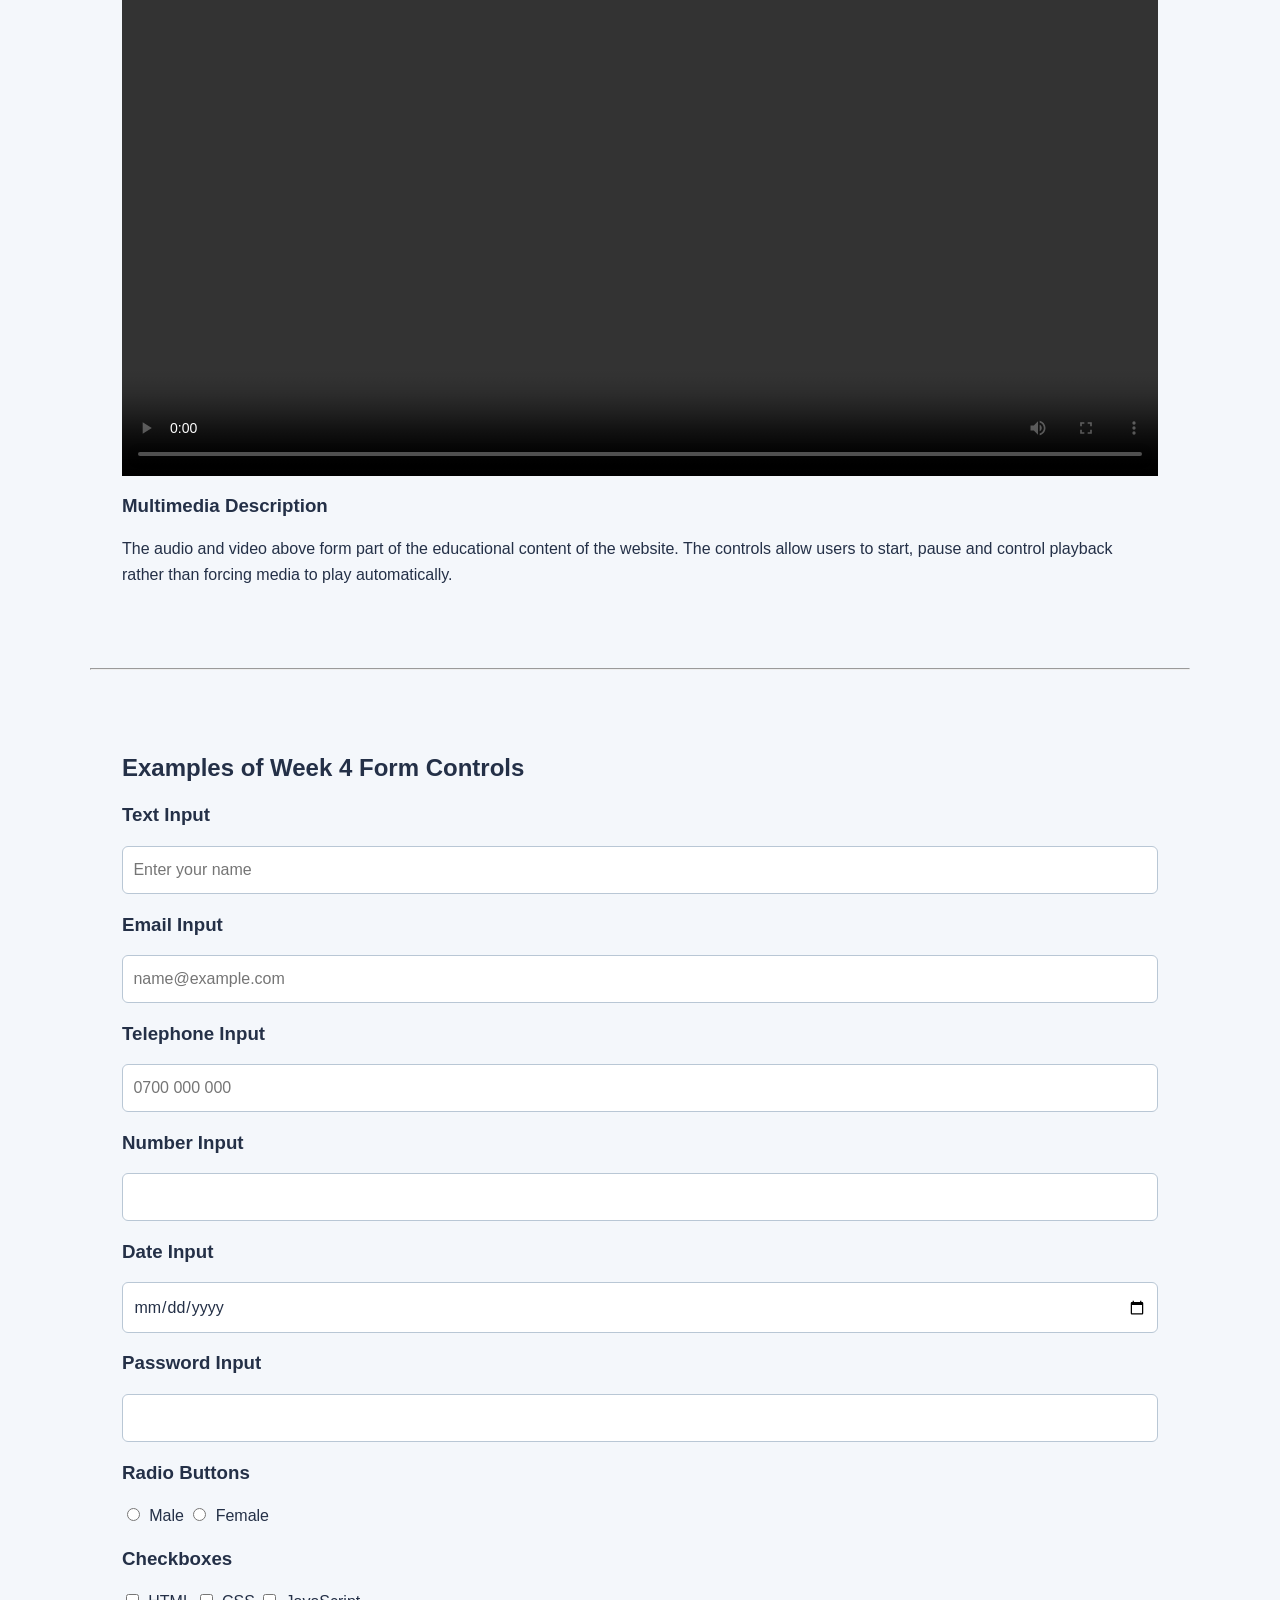
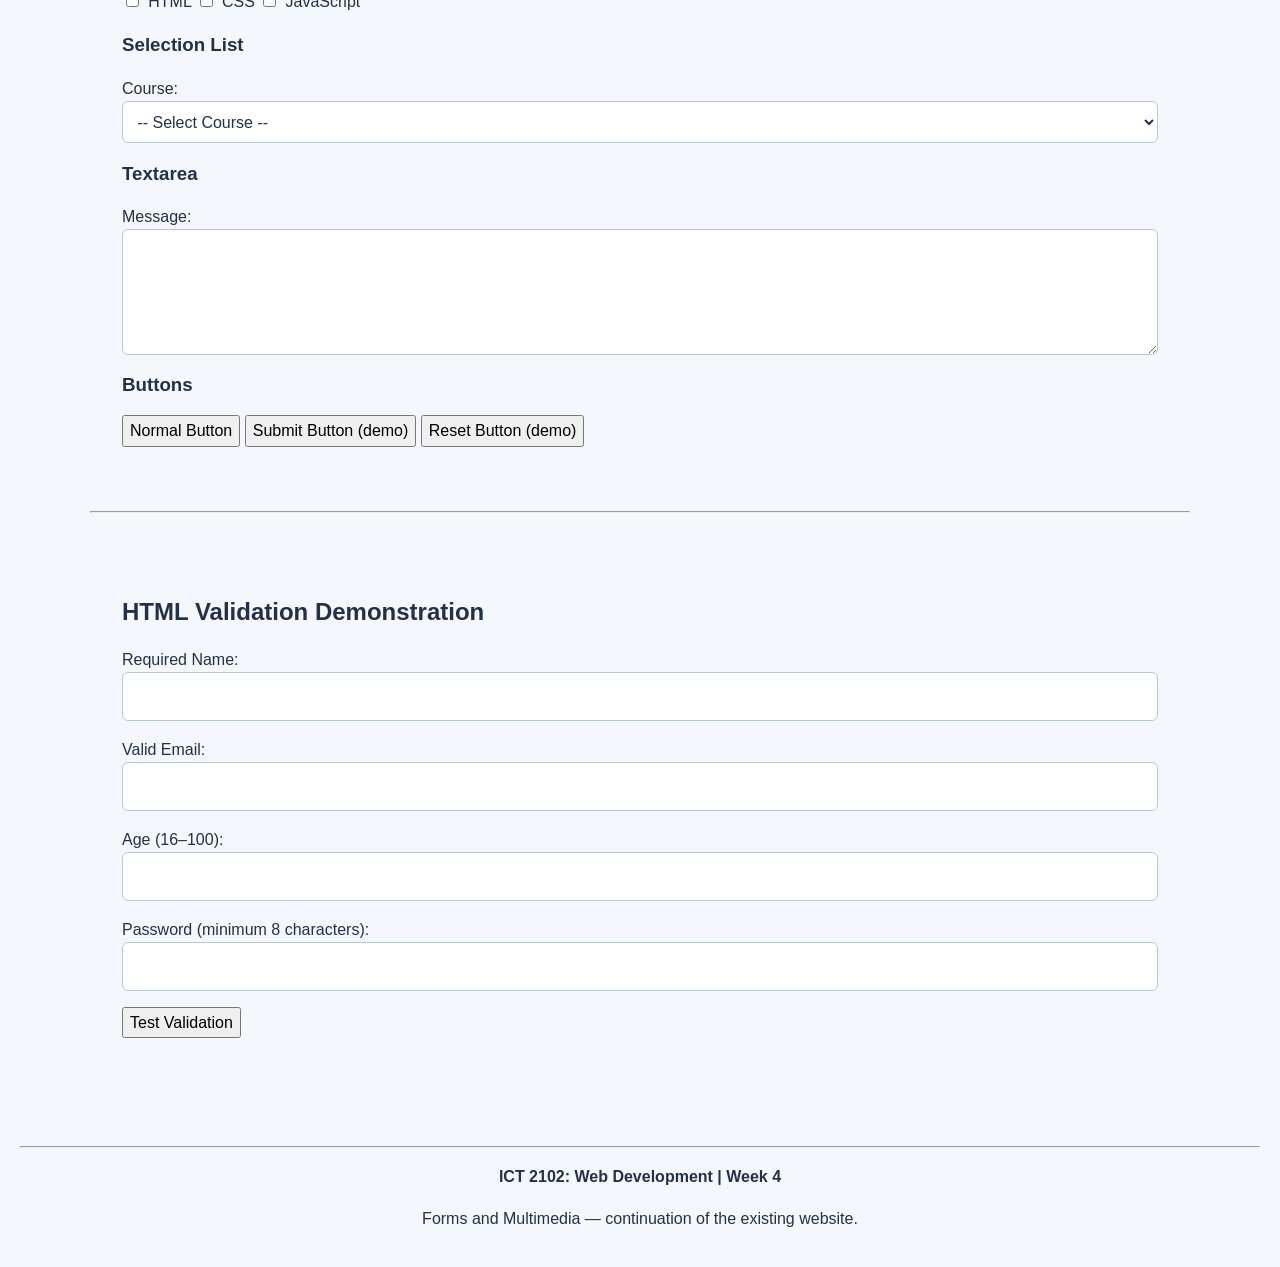
<file: web_javascipt.html>
<!DOCTYPE html>
<html lang="en">
<head>
    <meta charset="UTF-8">
    <meta name="viewport" content="width=device-width, initial-scale=1.0">
    <title>ICT 2102 | Week 4 - Forms and Multimedia</title>
    <link rel="stylesheet" href="css/style_responive.css">
    <!-- <link rel="stylesheet" href="css/css_layout.css" -->
    <link rel="stylesheet" href="css/javascript_additions.css">
    <script src="js/web_2script.js" defer></script>
</head>

<body>

<header>
    <h1>ICT 2102: Web Development</h1>
    <h2>Week 4: Forms and Multimedia</h2>
    <p>Continuing the website developed in Weeks 2 and 3</p>
</header>

<nav class="site-nav" aria-label="Main navigation">
    <button type="button" class="nav-toggle" id="menuToggle"
            aria-expanded="false" aria-controls="navLinks">
        <span class="menu-icon" aria-hidden="true">&#9776;</span>
        <span class="menu-label">Menu</span>
    </button>
    <div class="nav-links" id="navLinks">
        <a href="#registration">Registration</a>
        <a href="#feedback">Feedback</a>
        <a href="#multimedia">Multimedia</a>
        <a href="#examples">Form Examples</a>
        <a href="#validation-demo">Validation Demo</a>
    </div>
</nav>

<main class="page-container">

<section id="registration" class="card">
    <h2>Student Registration</h2>
    <p class="important">Registration is now open.</p>
    <p class="important">Applications close on Friday.</p>

    <form id="registrationForm" action="#" method="post">

        <fieldset>
            <legend>Personal Information</legend>

            <p>
                <label for="full-name">Full_Name:</label><br>
                <input type="text" id="full-name" name="full-name" required>
            </p>

            <p>
                <label for="registration-number">Registration Number:</label><br>
                <input type="text" id="registration-number" name="registration-number" required>
            </p>

            <p>
                <label for="email">Email Address:</label><br>
                <input type="email" id="email" name="email" required>
            </p>

            <p>
                <label for="phone">Telephone Number:</label><br>
                <input type="tel" id="phone" name="phone">
            </p>

            <p>
                <label for="date-of-birth">Date of Birth:</label><br>
                <input type="date" id="date-of-birth" name="date-of-birth">
            </p>

            <p>
                <label for="age">Age:</label><br>
                <input type="number" id="age" name="age" min="16" max="100" required>
            </p>
        </fieldset>

        <fieldset>
            <legend>Programme and Study Information</legend>

            <p>
                <label for="programme">Programme:</label><br>
                <select id="programme" name="programme" required>
                    <option value="">-- Select Programme --</option>
                    <option value="ict">ICT</option>
                    <option value="computer-science">Computer Science</option>
                    <option value="mathematics">Mathematics</option>
                    <option value="education">Education</option>
                </select>
            </p>

            <p>Study Mode:</p>
            <input type="radio" id="day" name="study-mode" value="day" required>
            <label for="day">Day</label>

            <input type="radio" id="evening" name="study-mode" value="evening">
            <label for="evening">Evening</label>

            <input type="radio" id="weekend" name="study-mode" value="weekend">
            <label for="weekend">Weekend</label>

            <p>Areas of Interest:</p>
            <input type="checkbox" id="web-development" name="interest" value="web-development">
            <label for="web-development">Web Development</label><br>

            <input type="checkbox" id="database" name="interest" value="database">
            <label for="database">Database Systems</label><br>

            <input type="checkbox" id="artificial-intelligence" name="interest" value="artificial-intelligence">
            <label for="artificial-intelligence">Artificial Intelligence</label><br>

            <input type="checkbox" id="data-science" name="interest" value="data-science">
            <label for="data-science">Data Science</label>
        </fieldset>

        <fieldset>
            <legend>Account Information</legend>

            <p>
                <label for="password">Create Password:</label><br>
                <input type="password" id="password" name="password" minlength="8" required>
                <button type="button" id="togglePassword" class="small-button">Show password</button>
            </p>
        </fieldset>

        <fieldset>
            <legend>Additional Information</legend>

            <p>
                <label for="comments">Additional Comments:</label><br>
                <textarea id="comments" name="comments" rows="6" cols="50" maxlength="500"
                          placeholder="Enter any additional information here..."></textarea>
                <small id="commentsCounter" class="character-counter" aria-live="polite">0 / 500 characters</small>
            </p>
        </fieldset>

        <p>
            <button type="submit">Register Student</button>
            <button type="reset">Clear Form</button>
        </p>

    </form>
    <p id="registrationMessage" class="form-message" role="status" aria-live="polite"></p>
</section>

<hr>

<section id="feedback" class="service">
    <h2>Website Feedback Form</h2>

    <form id="feedbackForm" action="#" method="post">
        <p>
            <label for="visitor-name">Name:</label><br>
            <input type="text" id="visitor-name" name="visitor-name" required>
        </p>

        <p>
            <label for="visitor-email">Email:</label><br>
            <input type="email" id="visitor-email" name="visitor-email" required>
        </p>

        <p>
            <label for="rating">Rate the Website:</label><br>
            <select id="rating" name="rating" required>
                <option value="">-- Select Rating --</option>
                <option value="excellent">Excellent</option>
                <option value="good">Good</option>
                <option value="average">Average</option>
                <option value="poor">Poor</option>
            </select>
        </p>

        <p>Would you recommend this website?</p>
        <input type="radio" id="recommend-yes" name="recommend" value="yes" required>
        <label for="recommend-yes">Yes</label>

        <input type="radio" id="recommend-no" name="recommend" value="no">
        <label for="recommend-no">No</label>

        <p>
            <label for="feedback-message">Your Feedback:</label><br>
            <textarea id="feedback-message" name="feedback-message" rows="5" cols="50" maxlength="500" required></textarea>
            <small id="feedbackCounter" class="character-counter" aria-live="polite">0 / 500 characters</small>
        </p>

        <button type="submit">Send Feedback</button>
        <button type="reset">Clear</button>
    </form>
    <p id="feedbackMessage" class="form-message" role="status" aria-live="polite"></p>
</section>

<hr>

<section id="multimedia" class="service">
    <h2>Educational Multimedia</h2>

    <h3>Audio Lesson</h3>
    <p>Listen to the introductory lesson about web development.</p>

    <audio class="responsive-media" controls>
        <source src="audio/WhatsApp_audio.mp3" type="audio/mpeg">
        Your browser does not support the audio element.
    </audio>

    <h3>Video Lesson</h3>
    <p>Watch a short demonstration related to the website project.</p>

    <video class="responsive-media" controls width="600">
        <source src="videos/lesson.mp4" type="video/mp4">
        Your browser does not support the video element.
    </video>

    <h3>Multimedia Description</h3>
    <p>
        The audio and video above form part of the educational content of the website.
        The controls allow users to start, pause and control playback rather than
        forcing media to play automatically.
    </p>
</section>

<hr>

<section id="examples" class="service">
    <h2>Examples of Week 4 Form Controls</h2>

    <h3>Text Input</h3>
    <input type="text" id="example-text" name="example-text" placeholder="Enter your name">

    <h3>Email Input</h3>
    <input type="email" id="example-email" name="example-email" placeholder="name@example.com">

    <h3>Telephone Input</h3>
    <input type="tel" id="example-tel" name="example-tel" placeholder="0700 000 000">

    <h3>Number Input</h3>
    <input type="number" id="example-number" name="example-number" min="1" max="100">

    <h3>Date Input</h3>
    <input type="date" id="example-date" name="example-date">

    <h3>Password Input</h3>
    <input type="password" id="example-password" name="example-password" minlength="8">

    <h3>Radio Buttons</h3>
    <input type="radio" id="example-male" name="gender" value="male">
    <label for="example-male">Male</label>

    <input type="radio" id="example-female" name="gender" value="female">
    <label for="example-female">Female</label>

    <h3>Checkboxes</h3>
    <input type="checkbox" id="example-html" name="skill" value="html">
    <label for="example-html">HTML</label>

    <input type="checkbox" id="example-css" name="skill" value="css">
    <label for="example-css">CSS</label>

    <input type="checkbox" id="example-javascript" name="skill" value="javascript">
    <label for="example-javascript">JavaScript</label>

    <h3>Selection List</h3>
    <label for="example-course">Course:</label>
    <select id="example-course" name="example-course">
        <option value="">-- Select Course --</option>
        <option value="web-development">Web Development</option>
        <option value="data-mining">Data Mining</option>
        <option value="artificial-intelligence">Artificial Intelligence</option>
    </select>

    <h3>Textarea</h3>
    <label for="example-textarea">Message:</label><br>
    <textarea id="example-textarea" name="example-textarea" rows="4" cols="50"></textarea>

    <h3>Buttons</h3>
    <button type="button" id="exampleNormalButton">Normal Button</button>
    <button type="button" id="exampleSubmitButton">Submit Button (demo)</button>
    <button type="button" id="exampleResetButton">Reset Button (demo)</button>
</section>

<hr>

<section id="validation-demo">
    <h2>HTML Validation Demonstration</h2>

    <form id="validationForm" action="#" method="post">
        <p>
            <label for="required-name">Required Name:</label><br>
            <input type="text" id="required-name" name="required-name" required>
        </p>

        <p>
            <label for="validated-email">Valid Email:</label><br>
            <input type="email" id="validated-email" name="validated-email" required>
        </p>

        <p>
            <label for="validated-age">Age (16–100):</label><br>
            <input type="number" id="validated-age" name="validated-age" min="16" max="100" required>
        </p>

        <p>
            <label for="validated-password">Password (minimum 8 characters):</label><br>
            <input type="password" id="validated-password" name="validated-password" minlength="8" required>
        </p>

        <button type="submit">Test Validation</button>
    </form>
    <p id="validationMessage" class="form-message" role="status" aria-live="polite"></p>
</section>

</main>

<footer>
    <hr>
    <p><strong>ICT 2102: Web Development | Week 4</strong></p>
    <p>Forms and Multimedia — continuation of the existing website.</p>
</footer>

</body>
</html>
</file>
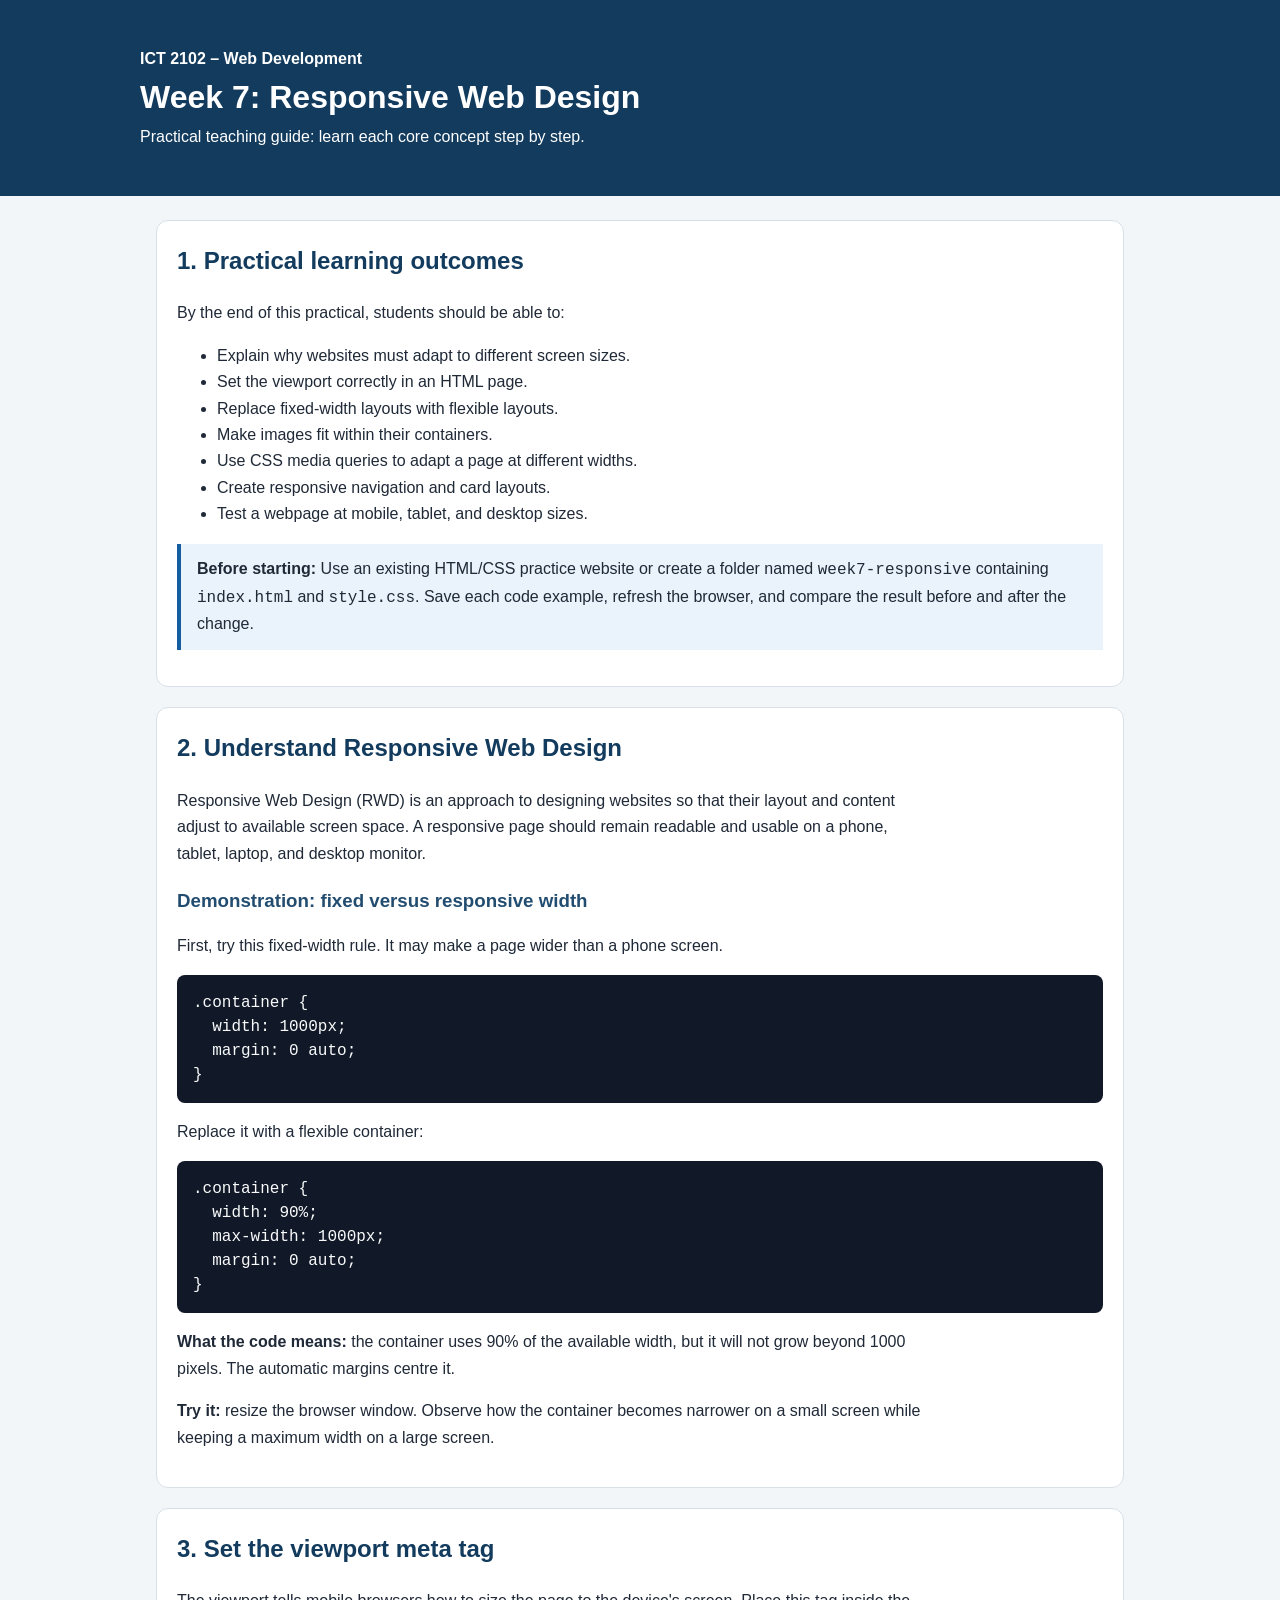
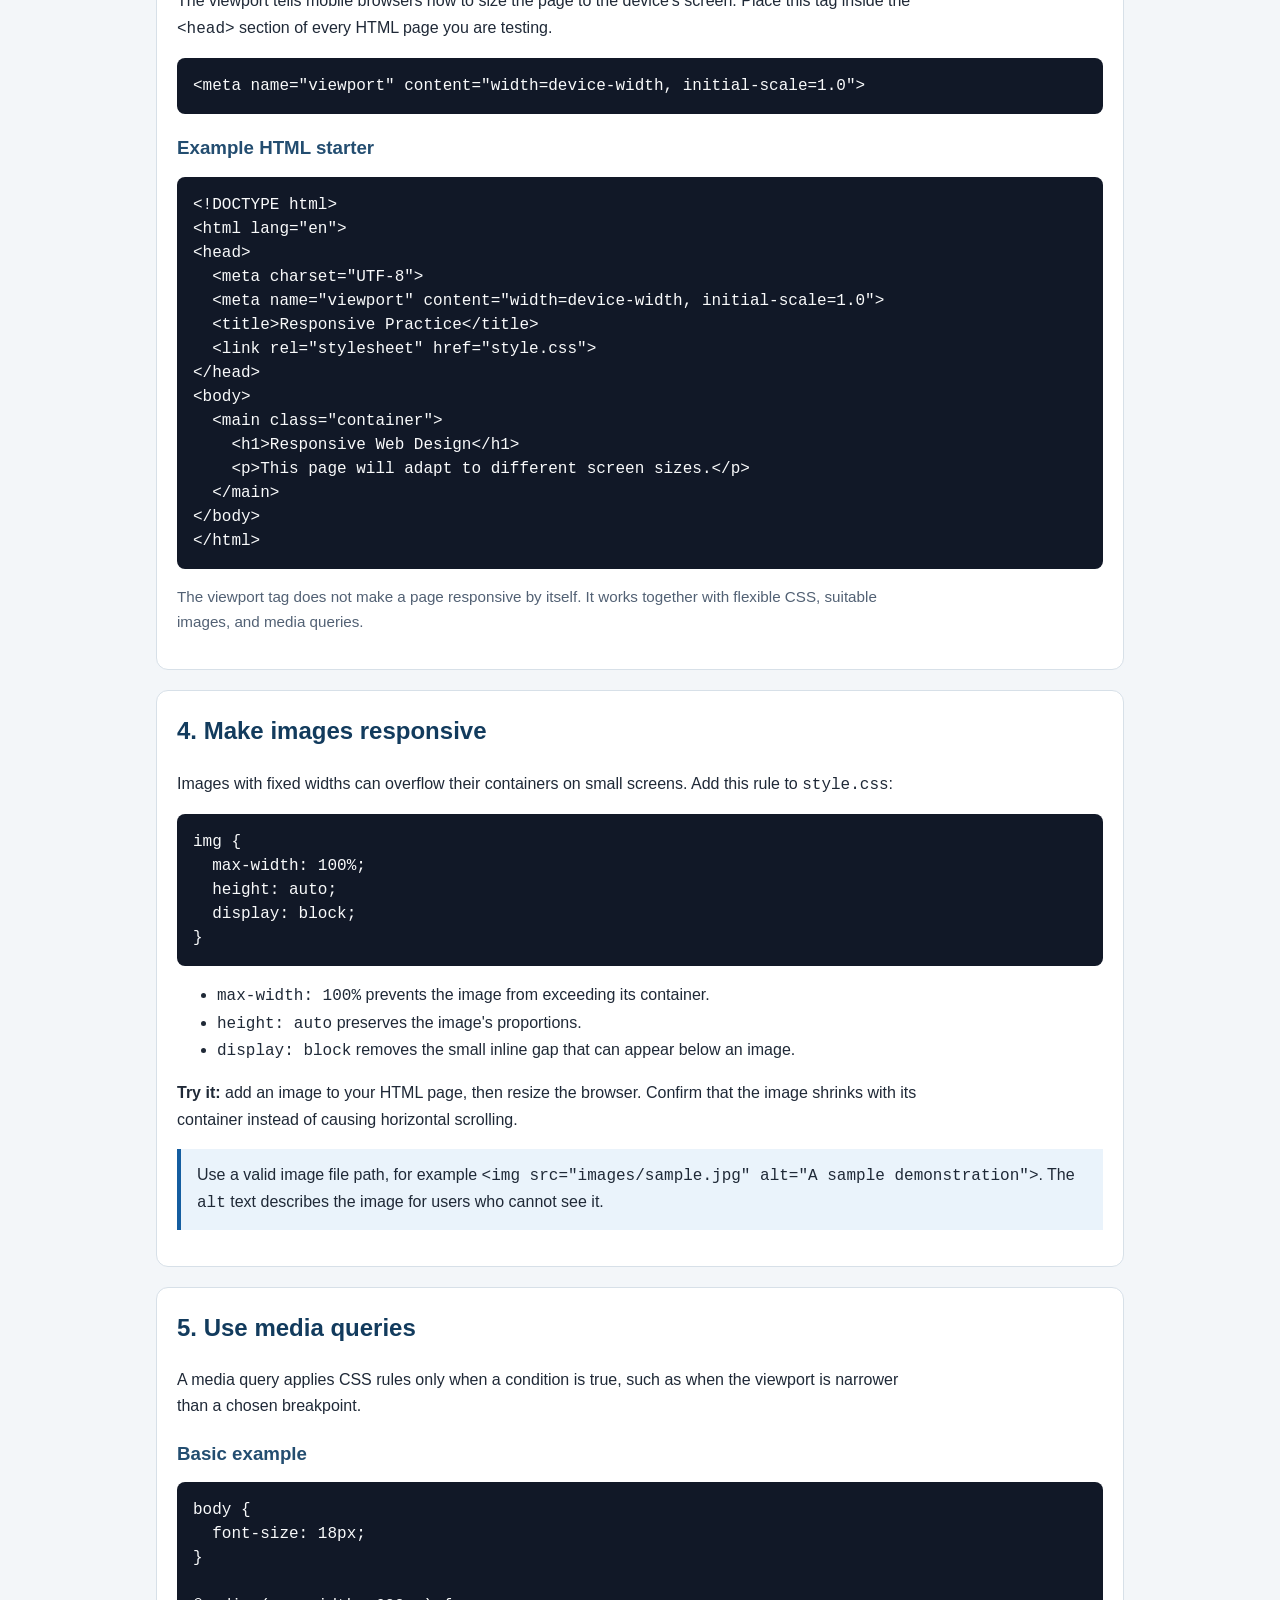
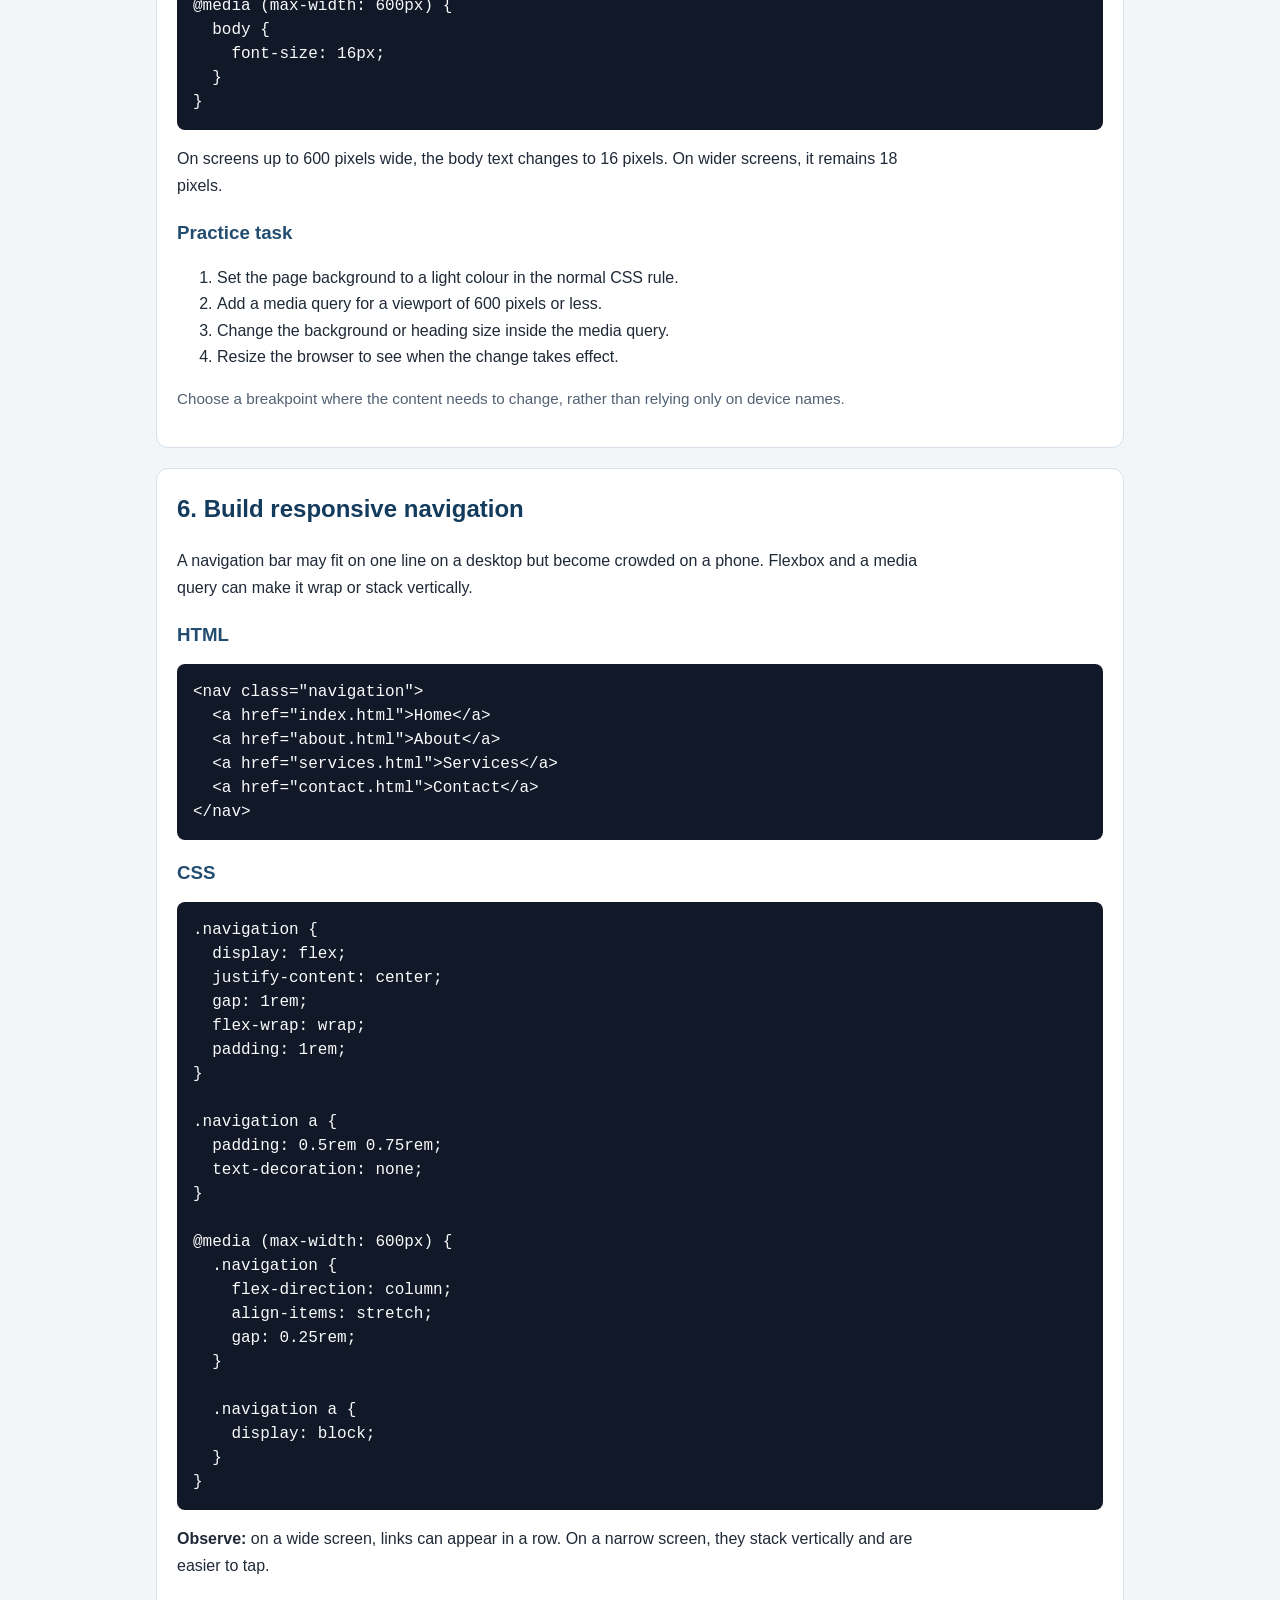
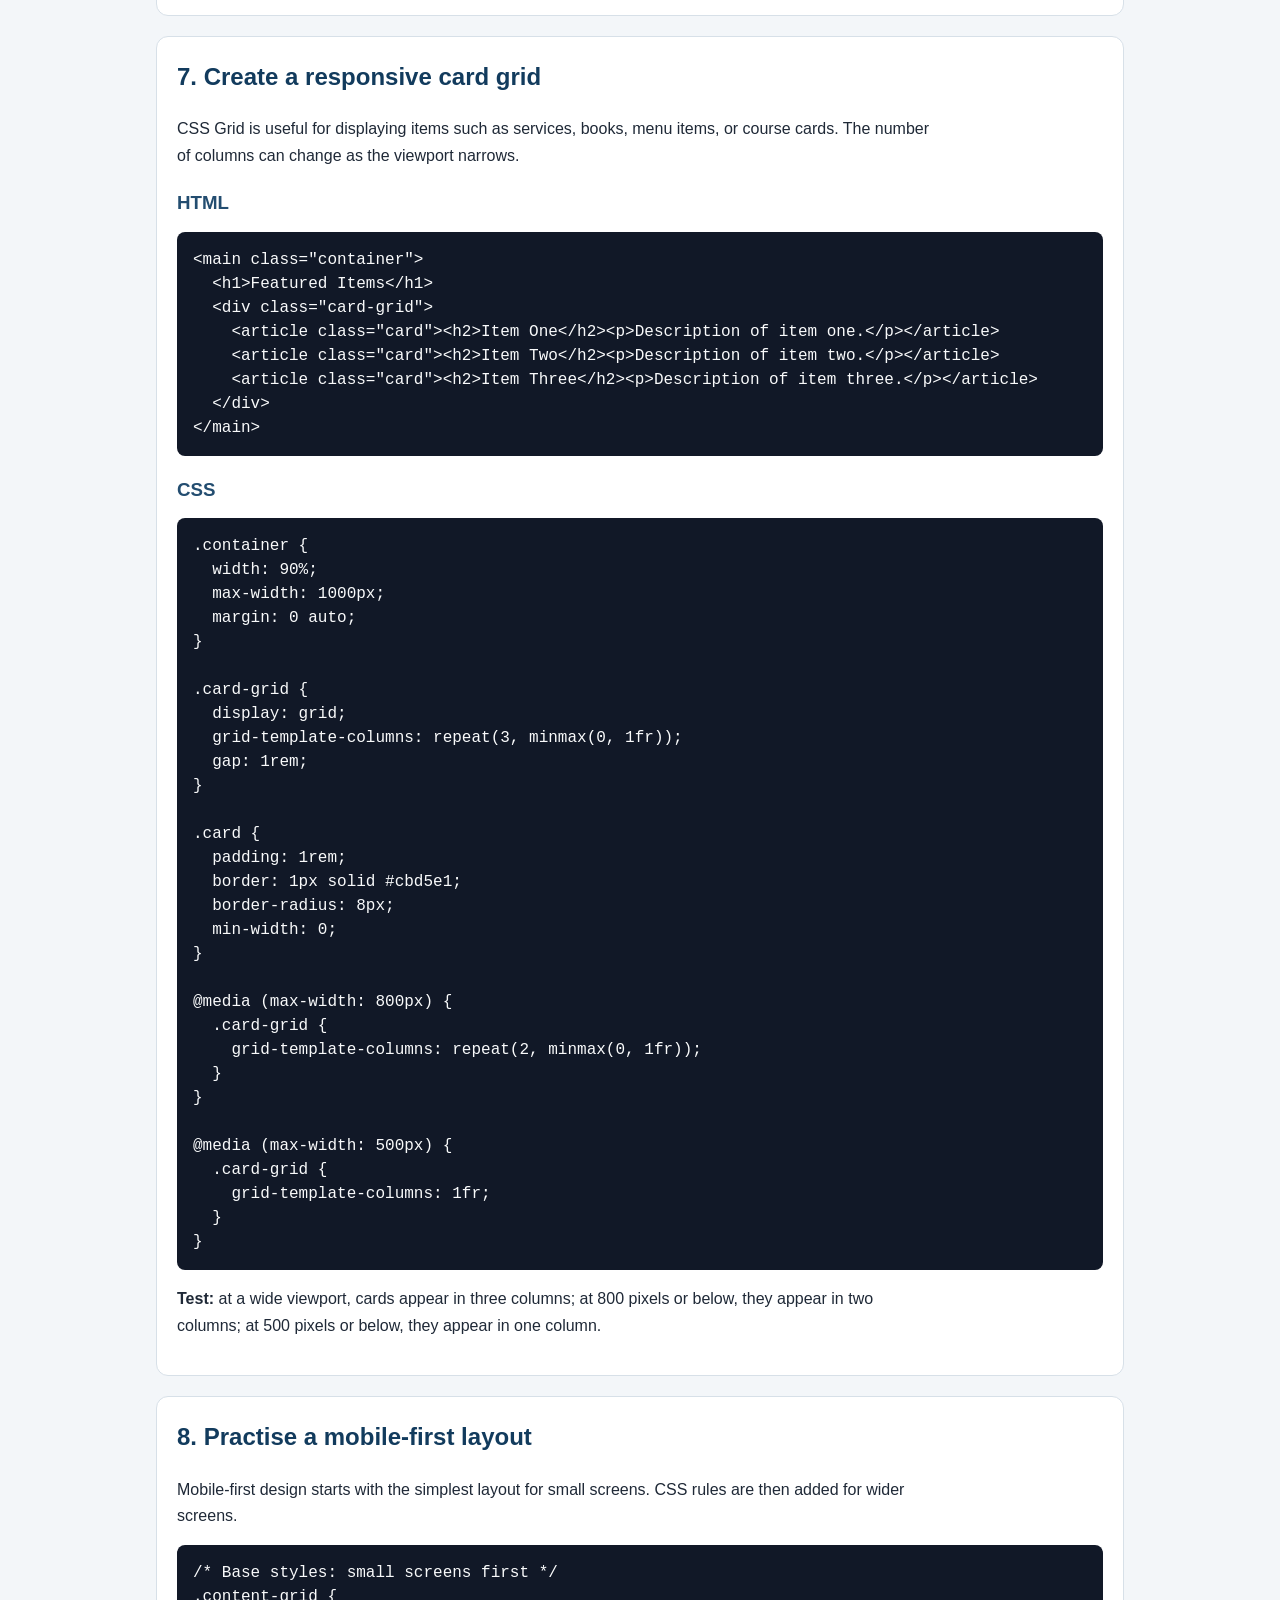
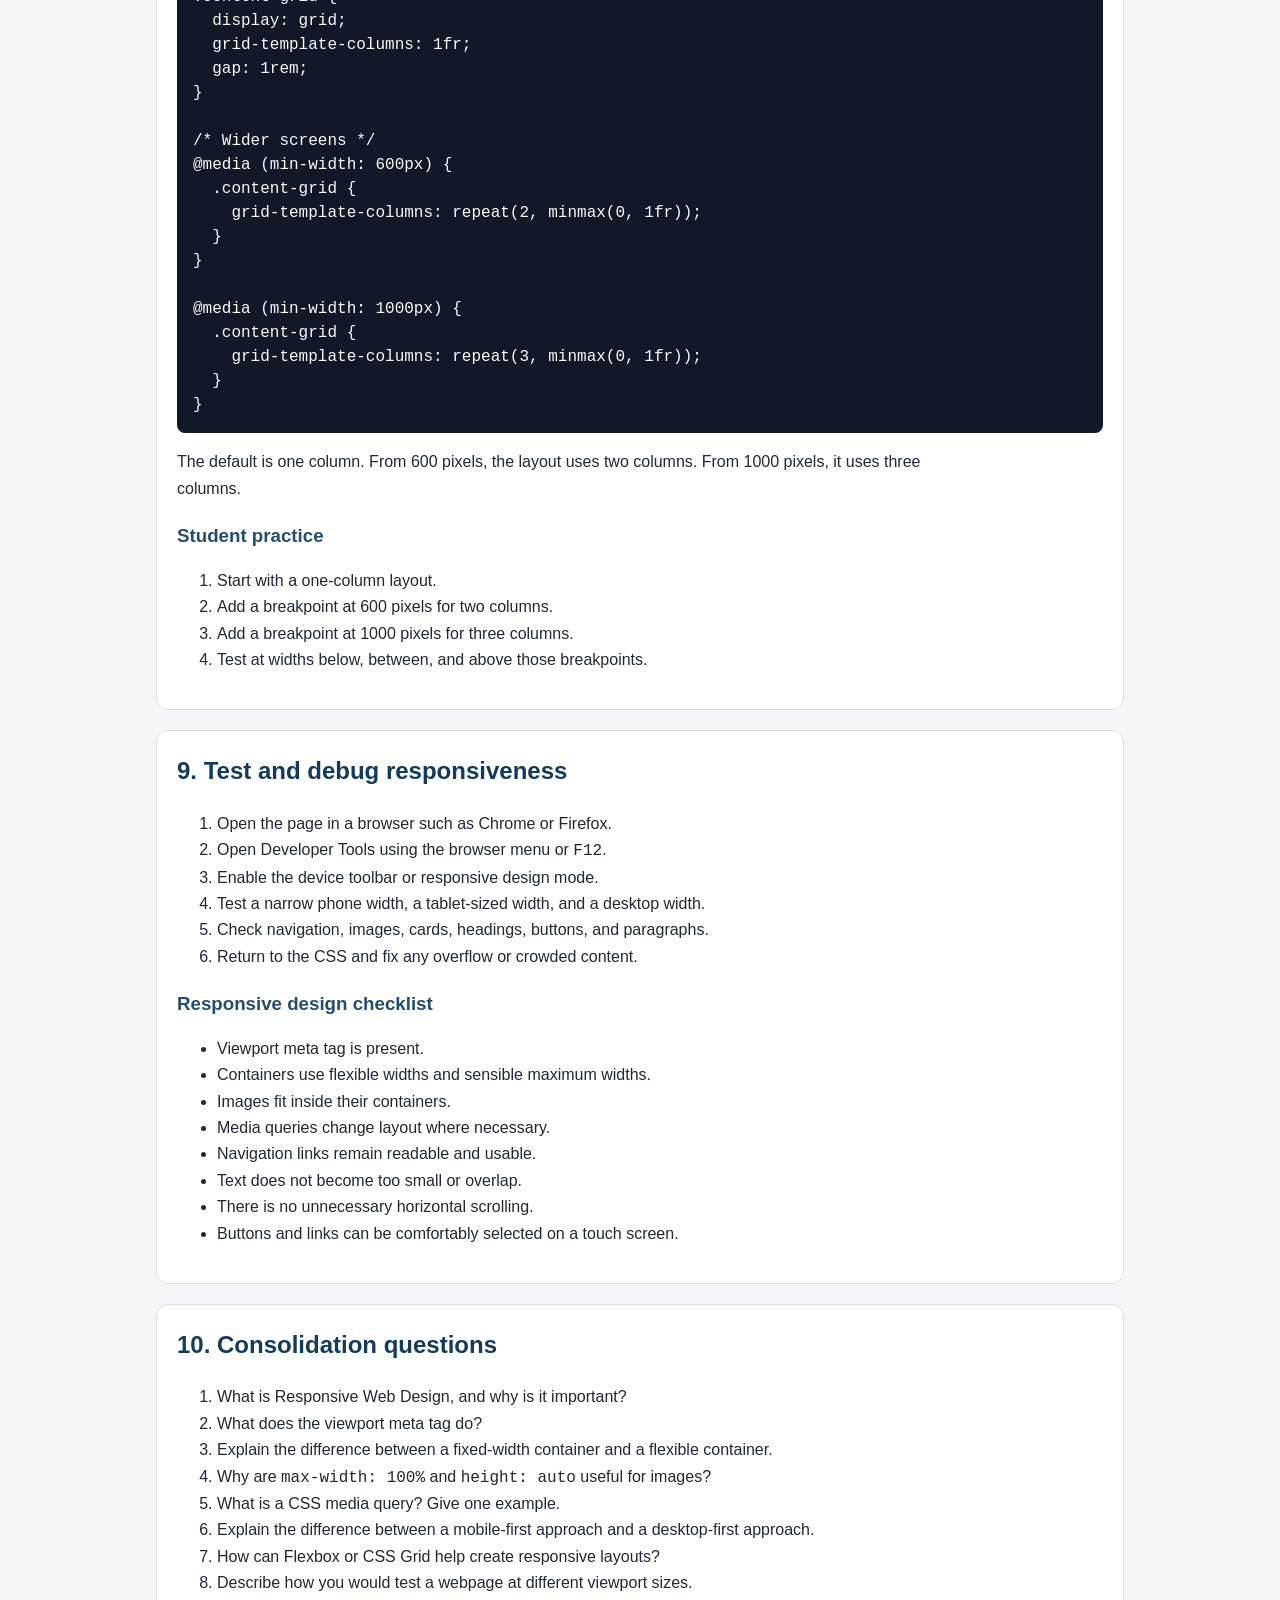
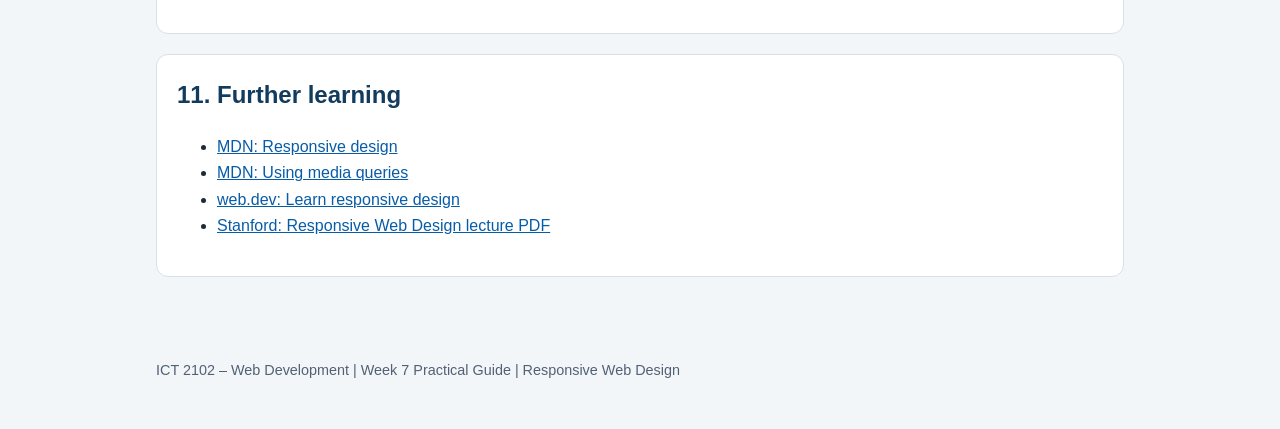
<file: Week_7_Responsive_Web_.html>
<!DOCTYPE html>
<html lang="en">
<head>
<meta charset="UTF-8">
<meta name="viewport" content="width=device-width, initial-scale=1.0">
<title>ICT 2102 - Week 7: Responsive Web Design Practical Guide</title>
<style>
:root{--ink:#1f2937;--muted:#526174;--accent:#145da0;--light:#eaf3fb;--border:#d7e0e8;--code:#111827}
*{box-sizing:border-box}
body{margin:0;font-family:Arial,Helvetica,sans-serif;line-height:1.65;color:var(--ink);background:#f3f6f9}
header{background:#123b5d;color:white;padding:2.5rem 1rem}
header .wrap,main,footer{max-width:1000px;margin:0 auto}
header h1{margin:0 0 .5rem;line-height:1.2}
header p{margin:.35rem 0}
main{padding:1.5rem 1rem 3rem}
section{background:white;border:1px solid var(--border);border-radius:12px;padding:1.25rem;margin:0 0 1.25rem}
h2{color:#123b5d;margin-top:0} h3{margin-bottom:.35rem;color:#234d70}
p,li{max-width:85ch}
.note{background:var(--light);border-left:4px solid var(--accent);padding:.8rem 1rem;margin:1rem 0}
pre{overflow-x:auto;background:var(--code);color:#f9fafb;border-radius:8px;padding:1rem;line-height:1.5;white-space:pre}
code{font-family:Consolas,"Courier New",monospace}
.small{color:var(--muted);font-size:.95rem}
a{color:#075ca8;overflow-wrap:anywhere}
footer{color:var(--muted);padding:0 1rem 2rem;font-size:.9rem}
@media(max-width:600px){header{padding:1.6rem 1rem}section{padding:1rem}main{padding:1rem .65rem 2rem}}
</style>
</head>
<body>
<header><div class="wrap">
<p><strong>ICT 2102 – Web Development</strong></p>
<h1>Week 7: Responsive Web Design</h1>
<p>Practical teaching guide: learn each core concept step by step.</p>
</div></header>
<main>
<section>
<h2>1. Practical learning outcomes</h2>
<p>By the end of this practical, students should be able to:</p>
<ul>
<li>Explain why websites must adapt to different screen sizes.</li>
<li>Set the viewport correctly in an HTML page.</li>
<li>Replace fixed-width layouts with flexible layouts.</li>
<li>Make images fit within their containers.</li>
<li>Use CSS media queries to adapt a page at different widths.</li>
<li>Create responsive navigation and card layouts.</li>
<li>Test a webpage at mobile, tablet, and desktop sizes.</li>
</ul>
<div class="note"><strong>Before starting:</strong> Use an existing HTML/CSS practice website or create a folder named <code>week7-responsive</code> containing <code>index.html</code> and <code>style.css</code>. Save each code example, refresh the browser, and compare the result before and after the change.</div>
</section>

<section>
<h2>2. Understand Responsive Web Design</h2>
<p>Responsive Web Design (RWD) is an approach to designing websites so that their layout and content adjust to available screen space. A responsive page should remain readable and usable on a phone, tablet, laptop, and desktop monitor.</p>
<h3>Demonstration: fixed versus responsive width</h3>
<p>First, try this fixed-width rule. It may make a page wider than a phone screen.</p>
<pre><code>.container {
  width: 1000px;
  margin: 0 auto;
}</code></pre>
<p>Replace it with a flexible container:</p>
<pre><code>.container {
  width: 90%;
  max-width: 1000px;
  margin: 0 auto;
}</code></pre>
<p><strong>What the code means:</strong> the container uses 90% of the available width, but it will not grow beyond 1000 pixels. The automatic margins centre it.</p>
<p><strong>Try it:</strong> resize the browser window. Observe how the container becomes narrower on a small screen while keeping a maximum width on a large screen.</p>
</section>

<section>
<h2>3. Set the viewport meta tag</h2>
<p>The viewport tells mobile browsers how to size the page to the device's screen. Place this tag inside the <code>&lt;head&gt;</code> section of every HTML page you are testing.</p>
<pre><code>&lt;meta name="viewport" content="width=device-width, initial-scale=1.0"&gt;</code></pre>
<h3>Example HTML starter</h3>
<pre><code>&lt;!DOCTYPE html&gt;
&lt;html lang="en"&gt;
&lt;head&gt;
  &lt;meta charset="UTF-8"&gt;
  &lt;meta name="viewport" content="width=device-width, initial-scale=1.0"&gt;
  &lt;title&gt;Responsive Practice&lt;/title&gt;
  &lt;link rel="stylesheet" href="style.css"&gt;
&lt;/head&gt;
&lt;body&gt;
  &lt;main class="container"&gt;
    &lt;h1&gt;Responsive Web Design&lt;/h1&gt;
    &lt;p&gt;This page will adapt to different screen sizes.&lt;/p&gt;
  &lt;/main&gt;
&lt;/body&gt;
&lt;/html&gt;</code></pre>
<p class="small">The viewport tag does not make a page responsive by itself. It works together with flexible CSS, suitable images, and media queries.</p>
</section>

<section>
<h2>4. Make images responsive</h2>
<p>Images with fixed widths can overflow their containers on small screens. Add this rule to <code>style.css</code>:</p>
<pre><code>img {
  max-width: 100%;
  height: auto;
  display: block;
}</code></pre>
<ul>
<li><code>max-width: 100%</code> prevents the image from exceeding its container.</li>
<li><code>height: auto</code> preserves the image's proportions.</li>
<li><code>display: block</code> removes the small inline gap that can appear below an image.</li>
</ul>
<p><strong>Try it:</strong> add an image to your HTML page, then resize the browser. Confirm that the image shrinks with its container instead of causing horizontal scrolling.</p>
<div class="note">Use a valid image file path, for example <code>&lt;img src="images/sample.jpg" alt="A sample demonstration"&gt;</code>. The <code>alt</code> text describes the image for users who cannot see it.</div>
</section>

<section>
<h2>5. Use media queries</h2>
<p>A media query applies CSS rules only when a condition is true, such as when the viewport is narrower than a chosen breakpoint.</p>
<h3>Basic example</h3>
<pre><code>body {
  font-size: 18px;
}

@media (max-width: 600px) {
  body {
    font-size: 16px;
  }
}</code></pre>
<p>On screens up to 600 pixels wide, the body text changes to 16 pixels. On wider screens, it remains 18 pixels.</p>
<h3>Practice task</h3>
<ol>
<li>Set the page background to a light colour in the normal CSS rule.</li>
<li>Add a media query for a viewport of 600 pixels or less.</li>
<li>Change the background or heading size inside the media query.</li>
<li>Resize the browser to see when the change takes effect.</li>
</ol>
<p class="small">Choose a breakpoint where the content needs to change, rather than relying only on device names.</p>
</section>

<section>
<h2>6. Build responsive navigation</h2>
<p>A navigation bar may fit on one line on a desktop but become crowded on a phone. Flexbox and a media query can make it wrap or stack vertically.</p>
<h3>HTML</h3>
<pre><code>&lt;nav class="navigation"&gt;
  &lt;a href="index.html"&gt;Home&lt;/a&gt;
  &lt;a href="about.html"&gt;About&lt;/a&gt;
  &lt;a href="services.html"&gt;Services&lt;/a&gt;
  &lt;a href="contact.html"&gt;Contact&lt;/a&gt;
&lt;/nav&gt;</code></pre>
<h3>CSS</h3>
<pre><code>.navigation {
  display: flex;
  justify-content: center;
  gap: 1rem;
  flex-wrap: wrap;
  padding: 1rem;
}

.navigation a {
  padding: 0.5rem 0.75rem;
  text-decoration: none;
}

@media (max-width: 600px) {
  .navigation {
    flex-direction: column;
    align-items: stretch;
    gap: 0.25rem;
  }

  .navigation a {
    display: block;
  }
}</code></pre>
<p><strong>Observe:</strong> on a wide screen, links can appear in a row. On a narrow screen, they stack vertically and are easier to tap.</p>
</section>

<section>
<h2>7. Create a responsive card grid</h2>
<p>CSS Grid is useful for displaying items such as services, books, menu items, or course cards. The number of columns can change as the viewport narrows.</p>
<h3>HTML</h3>
<pre><code>&lt;main class="container"&gt;
  &lt;h1&gt;Featured Items&lt;/h1&gt;
  &lt;div class="card-grid"&gt;
    &lt;article class="card"&gt;&lt;h2&gt;Item One&lt;/h2&gt;&lt;p&gt;Description of item one.&lt;/p&gt;&lt;/article&gt;
    &lt;article class="card"&gt;&lt;h2&gt;Item Two&lt;/h2&gt;&lt;p&gt;Description of item two.&lt;/p&gt;&lt;/article&gt;
    &lt;article class="card"&gt;&lt;h2&gt;Item Three&lt;/h2&gt;&lt;p&gt;Description of item three.&lt;/p&gt;&lt;/article&gt;
  &lt;/div&gt;
&lt;/main&gt;</code></pre>
<h3>CSS</h3>
<pre><code>.container {
  width: 90%;
  max-width: 1000px;
  margin: 0 auto;
}

.card-grid {
  display: grid;
  grid-template-columns: repeat(3, minmax(0, 1fr));
  gap: 1rem;
}

.card {
  padding: 1rem;
  border: 1px solid #cbd5e1;
  border-radius: 8px;
  min-width: 0;
}

@media (max-width: 800px) {
  .card-grid {
    grid-template-columns: repeat(2, minmax(0, 1fr));
  }
}

@media (max-width: 500px) {
  .card-grid {
    grid-template-columns: 1fr;
  }
}</code></pre>
<p><strong>Test:</strong> at a wide viewport, cards appear in three columns; at 800 pixels or below, they appear in two columns; at 500 pixels or below, they appear in one column.</p>
</section>

<section>
<h2>8. Practise a mobile-first layout</h2>
<p>Mobile-first design starts with the simplest layout for small screens. CSS rules are then added for wider screens.</p>
<pre><code>/* Base styles: small screens first */
.content-grid {
  display: grid;
  grid-template-columns: 1fr;
  gap: 1rem;
}

/* Wider screens */
@media (min-width: 600px) {
  .content-grid {
    grid-template-columns: repeat(2, minmax(0, 1fr));
  }
}

@media (min-width: 1000px) {
  .content-grid {
    grid-template-columns: repeat(3, minmax(0, 1fr));
  }
}</code></pre>
<p>The default is one column. From 600 pixels, the layout uses two columns. From 1000 pixels, it uses three columns.</p>
<h3>Student practice</h3>
<ol>
<li>Start with a one-column layout.</li>
<li>Add a breakpoint at 600 pixels for two columns.</li>
<li>Add a breakpoint at 1000 pixels for three columns.</li>
<li>Test at widths below, between, and above those breakpoints.</li>
</ol>
</section>

<section>
<h2>9. Test and debug responsiveness</h2>
<ol>
<li>Open the page in a browser such as Chrome or Firefox.</li>
<li>Open Developer Tools using the browser menu or <code>F12</code>.</li>
<li>Enable the device toolbar or responsive design mode.</li>
<li>Test a narrow phone width, a tablet-sized width, and a desktop width.</li>
<li>Check navigation, images, cards, headings, buttons, and paragraphs.</li>
<li>Return to the CSS and fix any overflow or crowded content.</li>
</ol>
<h3>Responsive design checklist</h3>
<ul>
<li>Viewport meta tag is present.</li>
<li>Containers use flexible widths and sensible maximum widths.</li>
<li>Images fit inside their containers.</li>
<li>Media queries change layout where necessary.</li>
<li>Navigation links remain readable and usable.</li>
<li>Text does not become too small or overlap.</li>
<li>There is no unnecessary horizontal scrolling.</li>
<li>Buttons and links can be comfortably selected on a touch screen.</li>
</ul>
</section>

<section>
<h2>10. Consolidation questions</h2>
<ol>
<li>What is Responsive Web Design, and why is it important?</li>
<li>What does the viewport meta tag do?</li>
<li>Explain the difference between a fixed-width container and a flexible container.</li>
<li>Why are <code>max-width: 100%</code> and <code>height: auto</code> useful for images?</li>
<li>What is a CSS media query? Give one example.</li>
<li>Explain the difference between a mobile-first approach and a desktop-first approach.</li>
<li>How can Flexbox or CSS Grid help create responsive layouts?</li>
<li>Describe how you would test a webpage at different viewport sizes.</li>
</ol>
</section>

<section>
<h2>11. Further learning</h2>
<ul>
<li><a href="https://developer.mozilla.org/en-US/docs/Learn_web_development/Core/CSS_layout/Responsive_Design" target="_blank" rel="noopener noreferrer">MDN: Responsive design</a></li>
<li><a href="https://developer.mozilla.org/en-US/docs/Web/CSS/CSS_media_queries/Using_media_queries" target="_blank" rel="noopener noreferrer">MDN: Using media queries</a></li>
<li><a href="https://web.dev/learn/design/" target="_blank" rel="noopener noreferrer">web.dev: Learn responsive design</a></li>
<li><a href="https://web.stanford.edu/class/archive/cs/cs142/cs142.1216/lectures/RWD.pdf" target="_blank" rel="noopener noreferrer">Stanford: Responsive Web Design lecture PDF</a></li>
</ul>
</section>
</main>
<footer><p>ICT 2102 – Web Development | Week 7 Practical Guide | Responsive Web Design</p></footer>
</body>
</html>
</file>
<file: css/style.css>
body {
    font-family: Arial, sans-serif;
    color: #333333;
    background-color: #f4f6f8;
}

h1 {
    color: darkblue;
    font-size: 36px;
    text-align: center;
}

h2 {
    color: #333333;
    font-size: 26px;
}

p {
    color: #333333;
    font-size: 16px;
    line-height: 1.6;
}
nav {
    background-color: #222222;
    padding: 10px;
    text-align: center;
}

nav a {
    color: white;
    text-decoration: none;
    margin: 0 12px;
}

nav a:hover {
    text-decoration: underline;
}

ul {
    padding-left: 25px;
}

li {
    margin-bottom: 8px;
}

ol {
    padding-left: 25px;
}
img {
    width: 300px;
    border: 2px solid #444444;
    border-radius: 8px;
}

.important {
    color: darkred;
    font-weight: bold;
}
#registration {
    color: darkgreen;
    text-align: center;
}

table {
    width: 100%;
    border-collapse: collapse;
}

th, td {
    border: 1px solid #555555;
    padding: 10px;
}

th {
    background-color: #1f4e79;
    color: white;
}

form {
    max-width: 600px;
    margin: 20px auto;
}

label {
    display: block;
    margin-top: 10px;
    font-weight: bold;
}

input,
select,
textarea {
    width: 100%;
    padding: 8px;
    margin-top: 5px;
    box-sizing: border-box;
}

button {
    padding: 10px 18px;
    margin-top: 15px;
    border: none;
    cursor: pointer;
}

button:hover {
    opacity: 0.85;
}
.card {
    border: 1px solid #999999;
    margin: 20px;
    padding: 15px;
}
.service {
    border: 1px solid #aaaaaa;
    padding: 15px;
    margin: 15px 0;
}
</file>
<file: css/css_layout.css>
/* ICT 2102 – Week 6: CSS Layout and Positioning
   Practise by changing the values and observing the result in the browser. */

* {
    box-sizing: border-box;
}

html {
    scroll-behavior: smooth;
}

body {
    margin: 0;
    font-family: Arial, sans-serif;
    line-height: 1.6;
    color: #243047;
    background-color: #f4f7fb;
}

.site-header {
    display: flex;
    justify-content: space-between;
    align-items: center;
    gap: 24px;
    flex-wrap: wrap;
    padding: 20px 6%;
    color: white;
    background-color: #183b66;
}

.brand h1 {
    margin: 0;
    font-size: 1.55rem;
}

.brand p {
    margin: 4px 0 0;
}

.main-nav {
    display: flex;
    gap: 10px;
    flex-wrap: wrap;
}

.main-nav a {
    display: block;
    padding: 8px 12px;
    color: white;
    text-decoration: none;
    border-radius: 5px;
}

.main-nav a:hover {
    background-color: #315b8b;
}

main {
    width: min(1100px, 92%);
    margin: 0 auto;
}

.hero {
    position: relative;
    display: flex;
    justify-content: space-between;
    align-items: center;
    gap: 30px;
    margin: 28px 0;
    padding: 42px;
    background-color: #e2edf9;
    border: 1px solid #c7d9ed;
    border-radius: 12px;
}

.hero > div {
    flex: 1 1 400px;
}

.hero h2 {
    margin: 0 0 12px;
    font-size: clamp(1.8rem, 4vw, 2.8rem);
    line-height: 1.15;
}

.eyebrow {
    margin-top: 0;
    color: #245c91;
    font-weight: bold;
    text-transform: uppercase;
    letter-spacing: 1px;
}

.button {
    display: inline-block;
    margin-top: 10px;
    padding: 10px 16px;
    color: white;
    background-color: #245c91;
    text-decoration: none;
    border-radius: 6px;
}

.notice {
    position: relative;
    flex: 0 1 230px;
    padding: 18px;
    background-color: #fff6d9;
    border: 2px solid #e5c35b;
    border-radius: 8px;
}

.notice p {
    margin-bottom: 0;
}

.content-section {
    margin: 28px 0;
    padding: 28px;
    background-color: white;
    border: 1px solid #dce3ec;
    border-radius: 10px;
}

.content-section h2 {
    margin-top: 0;
}

.section-intro {
    margin-top: -6px;
    color: #59677a;
}

.course-grid {
    display: grid;
    grid-template-columns: repeat(2, minmax(0, 1fr));
    gap: 30px;
}

.course-card {
    position: relative;
    padding: 22px;
    background-color: #f9fbfe;
    border: 1px solid #cfd9e6;
    border-radius: 9px;
}

.course-number {
    display: inline-block;
    margin-bottom: 8px;
    padding: 3px 9px;
    color: #183b66;
    background-color: #dceafb;
    border-radius: 20px;
    font-size: 0.85rem;
    font-weight: bold;
}

.course-card h3 {
    margin: 0 0 8px;
}

.course-card p {
    margin-top: 0;
}

.course-card a {
    display: inline-block;
    margin-top: 6px;
    color: #174f88;
    font-weight: bold;
}

.learning-row {
    display: flex;
    gap: 18px;
    flex-wrap: wrap;
}

.learning-item {
    flex: 1 1 200px;
    padding: 18px;
    border-left: 4px solid #3778b8;
    background-color: #f1f6fc;
}

.learning-item h3 {
    margin-top: 0;
}

.contact-section {
    border-left: 5px solid #3778b8;
}

.site-footer {
    margin-top: 36px;
    padding: 18px 6%;
    text-align: center;
    color: white;
    background-color: #183b66;
}

/* PRACTICE CHALLENGE:
   1. Change the course grid from 3 columns to 2 columns.
   2. Change the grid gap to 30px.
   3. Change the header's justify-content to center.
   4. Change the hero's flex-direction to column and observe the result.
   5. Change .notice to position: fixed; then undo it after observing.
   6. Change .course-card padding and border to practise the Box Model.
   7. Try display: block on .main-nav a and compare it with inline-block.
   8. Use Developer Tools to inspect a card's margin, padding and border.
*/
</file>
<file: css/style_responive.css>
/* ICT 2102 – Week 7: Responsive Web Design
   This stylesheet continues the Week 6 CSS Layout and Positioning styles.
   Practise changing widths, gaps, breakpoints and layout properties. */

* {
    box-sizing: border-box;
}

html {
    scroll-behavior: smooth;
    scroll-padding-top: 1rem;
}

body {
    margin: 0;
    font-family: Arial, sans-serif;
    line-height: 1.6;
    color: #243047;
    background-color: #f4f7fb;
}

img, video, audio, iframe {
    max-width: 100%;
}

img {
    display: block;
    height: auto;
}

a {
    color: #174f88;
}

a:focus-visible,
button:focus-visible,
input:focus-visible,
select:focus-visible,
textarea:focus-visible {
    outline: 3px solid #e5b83e;
    outline-offset: 2px;
}

.skip-link {
    position: absolute;
    top: -100px;
    left: 12px;
    z-index: 100;
    padding: 10px 14px;
    color: #183b66;
    background: white;
    border: 2px solid #183b66;
    border-radius: 5px;
}

.skip-link:focus {
    top: 12px;
}

.site-header {
    display: flex;
    justify-content: space-between;
    align-items: center;
    gap: 24px;
    flex-wrap: wrap;
    padding: 20px 6%;
    color: white;
    background-color: #183b66;
}

.brand {
    min-width: 0;
}

.brand h1 {
    margin: 0;
    font-size: clamp(1.45rem, 3vw, 1.9rem);
}

.brand p {
    margin: 4px 0 0;
}

.brand .eyebrow {
    color: #c8e2ff;
}

.eyebrow {
    margin-top: 0;
    color: #245c91;
    font-weight: bold;
    text-transform: uppercase;
    letter-spacing: 1px;
    font-size: .82rem;
}

.main-nav {
    display: flex;
    gap: 6px;
    flex-wrap: wrap;
    align-items: center;
}

.main-nav a {
    display: block;
    padding: 8px 12px;
    color: white;
    text-decoration: none;
    border-radius: 5px;
}

.main-nav a:hover,
.main-nav a:focus-visible {
    color: white;
    background-color: #315b8b;
}

main {
    width: min(1100px, 92%);
    margin: 0 auto;
}

.hero {
    position: relative;
    display: flex;
    justify-content: space-between;
    align-items: center;
    gap: 30px;
    margin: 28px 0;
    padding: clamp(22px, 4vw, 42px);
    background-color: #e2edf9;
    border: 1px solid #c7d9ed;
    border-radius: 12px;
}

.hero-copy {
    flex: 1 1 400px;
    min-width: 0;
}

.hero h2 {
    margin: 0 0 12px;
    font-size: clamp(1.8rem, 4vw, 2.8rem);
    line-height: 1.15;
}

.hero-copy > p:not(.eyebrow) {
    max-width: 68ch;
}

.button {
    display: inline-block;
    margin-top: 10px;
    padding: 10px 16px;
    color: white;
    background-color: #245c91;
    border: 1px solid #245c91;
    text-decoration: none;
    border-radius: 6px;
    font: inherit;
    font-weight: bold;
    cursor: pointer;
}

.button:hover {
    color: white;
    background-color: #183b66;
}

.button-secondary {
    color: #243047;
    background: white;
    border-color: #b8c7d8;
}

.button-secondary:hover {
    color: #183b66;
    background: #eaf1f8;
}

.notice {
    position: relative;
    flex: 0 1 280px;
    min-width: 0;
    padding: 18px;
    background-color: #fff6d9;
    border: 2px solid #e5c35b;
    border-radius: 8px;
}

.notice h3 {
    margin-top: 0;
}

.notice p {
    margin-bottom: 0;
}

.content-section {
    margin: 28px 0;
    padding: clamp(18px, 3vw, 28px);
    background-color: white;
    border: 1px solid #dce3ec;
    border-radius: 10px;
}

.content-section h2 {
    margin-top: 0;
}

.section-intro {
    margin-top: -6px;
    color: #59677a;
}

.course-grid {
    display: grid;
    grid-template-columns: repeat(2, minmax(0, 1fr));
    gap: 30px;
}

.course-card {
    position: relative;
    min-width: 0;
    padding: 22px;
    background-color: #f9fbfe;
    border: 1px solid #cfd9e6;
    border-radius: 9px;
    overflow-wrap: anywhere;
}

.course-number {
    display: inline-block;
    margin-bottom: 8px;
    padding: 3px 9px;
    color: #183b66;
    background-color: #dceafb;
    border-radius: 20px;
    font-size: 0.85rem;
    font-weight: bold;
}

.course-card h3 {
    margin: 0 0 8px;
}

.course-card p {
    margin-top: 0;
}

.course-card a {
    display: inline-block;
    margin-top: 6px;
    color: #174f88;
    font-weight: bold;
}

.learning-row {
    display: flex;
    gap: 18px;
    flex-wrap: wrap;
}

.learning-item {
    flex: 1 1 200px;
    min-width: 0;
    padding: 18px;
    border-left: 4px solid #3778b8;
    background-color: #f1f6fc;
}

.learning-item h3 {
    margin-top: 0;
}

/* Tables: preserve the table structure and scroll its wrapper on small screens. */
.table-wrapper {
    width: 100%;
    overflow-x: auto;
    border: 1px solid #cfd9e6;
    border-radius: 8px;
}

table {
    width: 100%;
    min-width: 650px;
    border-collapse: collapse;
    background: white;
}

caption {
    padding: 12px;
    text-align: left;
    color: #243047;
    font-weight: bold;
    background: #edf4fb;
}

th, td {
    padding: 12px 14px;
    border-bottom: 1px solid #dce3ec;
    text-align: left;
    vertical-align: top;
}

thead th {
    color: white;
    background: #245c91;
}

tbody th {
    color: #183b66;
    background: #f7faff;
}

tbody tr:nth-child(even) td {
    background: #f8fbfe;
}

tbody tr:last-child th,
tbody tr:last-child td {
    border-bottom: 0;
}

/* Forms use Grid to keep labels and controls aligned as available width changes. */
.form-layout {
    display: grid;
    gap: 20px;
}

fieldset {
    min-width: 0;
    margin: 0;
    padding: 18px;
    border: 1px solid #cfd9e6;
    border-radius: 8px;
}

legend {
    padding: 0 6px;
    color: #183b66;
    font-weight: bold;
}

.form-grid,
.control-grid {
    display: grid;
    grid-template-columns: repeat(2, minmax(0, 1fr));
    gap: 18px;
}

.form-field {
    min-width: 0;
}

.form-field > label,
.field-label {
    display: block;
    margin-bottom: 6px;
    font-weight: bold;
}

.form-field small,
.small-note {
    display: block;
    margin-top: 5px;
    color: #59677a;
    font-size: .88rem;
}

input:not([type="checkbox"]):not([type="radio"]),
select,
textarea {
    display: block;
    width: 100%;
    min-width: 0;
    padding: 10px 11px;
    border: 1px solid #b9c7d5;
    border-radius: 6px;
    color: #243047;
    background: white;
    font: inherit;
}

textarea {
    resize: vertical;
}

input[type="checkbox"],
input[type="radio"] {
    accent-color: #245c91;
}

.choice-group {
    display: flex;
    flex-wrap: wrap;
    align-items: center;
    gap: 8px 16px;
}

.choice {
    display: inline-flex;
    align-items: center;
    gap: 6px;
    font-weight: normal;
}

.choice-wrap {
    row-gap: 10px;
}

.form-actions {
    display: flex;
    flex-wrap: wrap;
    gap: 10px;
}

/* Multimedia players are fluid rather than fixed to a desktop pixel width. */
.media-grid {
    display: grid;
    grid-template-columns: repeat(2, minmax(0, 1fr));
    gap: 20px;
}

.media-card {
    min-width: 0;
    padding: 20px;
    background: #f9fbfe;
    border: 1px solid #cfd9e6;
    border-radius: 9px;
}

.media-card h3 {
    margin-top: 0;
}

audio,
video {
    display: block;
    width: 100%;
    max-width: 100%;
}

.check-list {
    padding-left: 22px;
}

.check-list li {
    margin: 6px 0;
}

.site-footer {
    margin-top: 36px;
    padding: 22px 6%;
    text-align: center;
    color: white;
    background-color: #183b66;
}

.site-footer p {
    margin: 5px 0;
}

.site-footer a {
    display: inline-block;
    margin-top: 8px;
    color: white;
}

/* Tablet breakpoint: reduce the card grid to one column when it becomes crowded. */
@media (max-width: 760px) {
    .site-header {
        align-items: flex-start;
        flex-direction: column;
    }

    .hero {
        align-items: stretch;
        flex-direction: column;
    }

    .notice {
        flex: 1 1 auto;
    }

    .course-grid {
        grid-template-columns: repeat(2, minmax(0, 1fr));
        gap: 18px;
    }
}

/* Mobile breakpoint: stack navigation, grids and form fields for narrow screens. */
@media (max-width: 560px) {
    .site-header {
        padding: 18px 4%;
    }

    .main-nav {
        width: 100%;
        display: grid;
        grid-template-columns: repeat(2, minmax(0, 1fr));
        gap: 5px;
    }

    .main-nav a {
        padding: 9px 8px;
        background-color: #244a76;
        text-align: center;
    }

    main {
        width: min(100% - 24px, 1100px);
    }

    .hero {
        margin: 18px 0;
        padding: 20px;
        gap: 18px;
    }

    .content-section {
        margin: 18px 0;
        padding: 18px;
    }

    .course-grid,
    .form-grid,
    .control-grid,
    .media-grid {
        grid-template-columns: minmax(0, 1fr);
        gap: 14px;
    }

    .course-card {
        padding: 18px;
    }

    fieldset {
        padding: 13px;
    }

    .form-actions .button {
        flex: 1 1 100%;
        text-align: center;
    }
}

@media (prefers-reduced-motion: reduce) {
    html {
        scroll-behavior: auto;
    }
}

/* PRACTICE CHALLENGES:
   1. Change the two-column course grid to three columns, then test a narrow screen.
   2. Change the mobile breakpoint from 560px to 640px and compare.
   3. Temporarily remove the viewport meta tag and observe mobile rendering.
   4. Change .hero from flex-direction: column to row inside the mobile query.
   5. Remove overflow-x: auto from .table-wrapper and observe the table on a phone.
   6. Change the form grid gap and inspect the Box Model in Developer Tools.
   7. Try a different background colour for even table rows.
   8. Test every section at phone, tablet and desktop widths.
*/
</file>
<file: css/css_javascript.css>
/* ICT 2102: Responsive design + JavaScript practical */
* { box-sizing: border-box; }
html { scroll-behavior: smooth; }
body { margin: 0; font-family: Arial, sans-serif; line-height: 1.6; color: #243047; background: #f4f7fb; }
button, input, select, textarea { font: inherit; }
.skip-link { position: absolute; left: -9999px; top: 0; padding: 10px; background: white; z-index: 10; }
.skip-link:focus { left: 10px; }
.site-header { display: flex; justify-content: space-between; align-items: center; gap: 24px; flex-wrap: wrap; padding: 20px 6%; color: white; background: #183b66; }
.brand h1 { margin: 0; font-size: clamp(1.2rem, 2.5vw, 1.65rem); line-height: 1.2; }
.brand p { margin: 4px 0 0; }
.main-nav { display: flex; gap: 8px; flex-wrap: wrap; }
.main-nav a { display: block; padding: 8px 12px; color: white; text-decoration: none; border-radius: 5px; }
.main-nav a:hover, .main-nav a:focus { background: #315b8b; }
.menu-toggle { display: none; color: white; background: #315b8b; border: 1px solid #7294b8; border-radius: 6px; padding: 8px 12px; cursor: pointer; }
main { width: min(1100px, 92%); margin: 0 auto; }
.hero { display: flex; justify-content: space-between; align-items: center; gap: 30px; margin: 28px 0; padding: clamp(22px, 4vw, 42px); background: #e2edf9; border: 1px solid #c7d9ed; border-radius: 12px; }
.hero-copy { flex: 1 1 400px; }
.hero h2 { margin: 0 0 12px; font-size: clamp(1.8rem, 4vw, 2.8rem); line-height: 1.15; }
.eyebrow { margin-top: 0; color: #245c91; font-weight: bold; text-transform: uppercase; letter-spacing: 1px; }
.notice { flex: 0 1 250px; padding: 18px; background: #fff6d9; border: 2px solid #e5c35b; border-radius: 8px; }
.notice p { margin-bottom: 0; }
.button { display: inline-block; margin-top: 10px; padding: 10px 16px; color: white; background: #245c91; border: 0; text-decoration: none; border-radius: 6px; cursor: pointer; text-align: center; }
.button:hover { background: #183b66; }
.button-secondary { color: #183b66; background: #dceafb; }
.button-light { color: #243047; background: #e4eaf1; }
.content-section { margin: 28px 0; padding: clamp(18px, 3vw, 28px); background: white; border: 1px solid #dce3ec; border-radius: 10px; }
.content-section h2 { margin-top: 0; }
.section-intro { margin-top: -6px; color: #59677a; }
.about-layout { display: flex; align-items: flex-start; gap: 24px; }
.about-layout > * { flex: 1 1 300px; }
.about-highlight { padding: 18px; background: #f1f6fc; border-left: 4px solid #3778b8; }
.course-grid { display: grid; grid-template-columns: repeat(3, minmax(0, 1fr)); gap: 20px; }
.course-card { min-width: 0; padding: 22px; background: #f9fbfe; border: 1px solid #cfd9e6; border-radius: 9px; }
.course-card h3 { margin: 0 0 8px; }
.course-card p { margin-top: 0; }
.course-card a { display: inline-block; margin-top: 6px; color: #174f88; font-weight: bold; }
.course-number { display: inline-block; margin-bottom: 8px; padding: 3px 9px; color: #183b66; background: #dceafb; border-radius: 20px; font-size: .85rem; font-weight: bold; }
.course-tools { display: grid; grid-template-columns: minmax(200px, 2fr) minmax(180px, 1fr) auto; align-items: end; gap: 14px; margin: 20px 0 8px; padding: 16px; background: #f1f6fc; border-radius: 8px; }
.field { min-width: 0; }
.field label { display: block; margin-bottom: 5px; font-weight: bold; }
.field input, .field select, .field textarea { display: block; width: 100%; max-width: 100%; padding: 11px; border: 1px solid #aab7c7; border-radius: 5px; }
.field input:focus, .field select:focus, .field textarea:focus { outline: 3px solid #b8d8f7; border-color: #245c91; }
.result-message, #character-count { color: #59677a; font-size: .9rem; }
.no-results { padding: 14px; background: #fff6d9; border-radius: 6px; }
.learning-row { display: flex; gap: 18px; flex-wrap: wrap; }
.learning-item { flex: 1 1 200px; min-width: 0; padding: 18px; border-left: 4px solid #3778b8; background: #f1f6fc; }
.learning-item h3 { margin-top: 0; }
.form-grid { display: grid; grid-template-columns: repeat(2, minmax(0, 1fr)); gap: 16px; }
.field-error { display: block; min-height: 1.2em; color: #b42318; }
.full-width { grid-column: 1 / -1; }
.form-actions { display: flex; flex-wrap: wrap; gap: 10px; }
.form-feedback { font-weight: bold; }
.form-feedback.success { padding: 12px; color: #17633b; background: #e8f6ee; border-radius: 6px; }
.form-feedback.error { padding: 12px; color: #9b1c1c; background: #fff0f0; border-radius: 6px; }
.contact-section { border-left: 5px solid #3778b8; }
.contact-grid { display: flex; flex-wrap: wrap; gap: 10px 28px; }
.site-footer { margin-top: 36px; padding: 18px 6%; text-align: center; color: white; background: #183b66; }
.site-footer a { color: white; }

/* Tablet: 2 course cards per row */
@media (max-width: 800px) {
  .course-grid { grid-template-columns: repeat(2, minmax(0, 1fr)); }
  .course-tools { grid-template-columns: repeat(2, minmax(0, 1fr)); }
  .course-tools button { justify-self: start; }
}

/* Mobile: stack content and reveal the JavaScript menu button */
@media (max-width: 600px) {
  .site-header { align-items: flex-start; gap: 12px; }
  .brand { flex: 1 1 200px; }
  .menu-toggle { display: inline-block; }
  .main-nav { display: none; flex-direction: column; width: 100%; gap: 4px; }
  .main-nav.is-open { display: flex; }
  .main-nav a { width: 100%; background: #244a76; }
  .hero, .about-layout { flex-direction: column; align-items: stretch; }
  .course-grid, .form-grid, .course-tools { grid-template-columns: 1fr; }
  .full-width { grid-column: auto; }
  .course-tools button, .form-actions .button { width: 100%; }
  .form-actions { flex-direction: column; }
  .learning-row { flex-direction: column; }
}
@media (prefers-reduced-motion: reduce) { html { scroll-behavior: auto; } }
</file>
<file: css/javascript_additions.css>
/*
 ICT 2102 – Responsive Design additions
 These rules complement the existing css/css_layout.css file.
 Concepts demonstrated: fluid sizing, Flexbox, CSS Grid,
 media queries, responsive navigation and responsive media.
*/

*,
*::before,
*::after {
    box-sizing: border-box;
}

html {
    scroll-behavior: smooth;
    scroll-padding-top: 1rem;
}

body {
    margin: 0;
    min-width: 320px;
    line-height: 1.6;
    overflow-wrap: break-word;
}

header {
    padding: clamp(1.25rem, 4vw, 3rem) 1rem;
    text-align: center;
}

header h1 {
    font-size: clamp(1.6rem, 4vw, 2.6rem);
    line-height: 1.2;
}

header h2 {
    font-size: clamp(1.15rem, 2.8vw, 1.8rem);
}

.page-container {
    width: min(1100px, 94%);
    margin-inline: auto;
}

.site-nav {
    display: flex;
    justify-content: center;
    align-items: center;
    padding: 0.6rem 1rem;
    position: relative;
}

.nav-links {
    display: flex;
    flex-wrap: wrap;
    justify-content: center;
    align-items: center;
    gap: 0.5rem 1.25rem;
    width: 100%;
}

.nav-links a {
    display: inline-block;
    padding: 0.55rem 0.75rem;
    text-decoration: none;
}

.nav-toggle {
    display: none;
    border: 1px solid currentColor;
    border-radius: 6px;
    padding: 0.55rem 0.8rem;
    background: transparent;
    color: inherit;
    font: inherit;
    cursor: pointer;
}

main > section {
    margin-block: clamp(1rem, 3vw, 2rem);
    padding: clamp(1rem, 3vw, 2rem);
    min-width: 0;
}

h1, h2, h3 {
    line-height: 1.25;
    overflow-wrap: anywhere;
}

form {
    width: 100%;
    max-width: 100%;
}

fieldset {
    min-width: 0;
    margin: 0 0 1rem;
    padding: clamp(0.8rem, 2vw, 1.25rem);
}

/* Two-column form groups on larger screens. */
form fieldset {
    display: grid;
    grid-template-columns: repeat(2, minmax(0, 1fr));
    gap: 0.25rem 1rem;
}

form fieldset legend {
    grid-column: 1 / -1;
    padding-inline: 0.35rem;
}

form fieldset p {
    min-width: 0;
    margin: 0.45rem 0;
}

input:not([type="radio"]):not([type="checkbox"]),
select,
textarea {
    display: block;
    width: 100%;
    max-width: 100%;
    min-width: 0;
    padding: 0.65rem;
    font: inherit;
}

textarea {
    resize: vertical;
}

input[type="radio"],
input[type="checkbox"] {
    width: auto;
    max-width: none;
    margin-inline-end: 0.3rem;
}

button {
    max-width: 100%;
    font: inherit;
    cursor: pointer;
}

.responsive-media {
    display: block;
    width: 100%;
    max-width: 100%;
    height: auto;
}

audio.responsive-media {
    max-width: 100%;
}

img,
iframe,
embed,
object {
    max-width: 100%;
}

table {
    display: block;
    width: 100%;
    max-width: 100%;
    overflow-x: auto;
}

.form-message {
    overflow-wrap: anywhere;
}

footer {
    padding: 1.25rem;
    text-align: center;
}

/* Tablet: reduce the page width and keep form controls flexible. */
@media (max-width: 800px) {
    .page-container {
        width: 96%;
    }

    main > section {
        padding: 1.1rem;
    }

    .nav-links {
        gap: 0.35rem;
    }
}

/* Mobile: stack form fields and turn navigation into a collapsible menu. */
@media (max-width: 600px) {
    .site-nav {
        display: block;
        padding: 0.5rem 3%;
    }

    .nav-toggle {
        display: inline-flex;
        align-items: center;
        gap: 0.5rem;
        width: 100%;
        justify-content: center;
    }

    .nav-links {
        display: none;
        flex-direction: column;
        align-items: stretch;
        gap: 0.15rem;
        padding-top: 0.5rem;
    }

    .nav-links.is-open {
        display: flex;
    }

    .nav-links a {
        display: block;
        width: 100%;
        text-align: center;
        padding: 0.7rem;
    }

    form fieldset {
        grid-template-columns: minmax(0, 1fr);
    }

    form fieldset legend {
        grid-column: 1;
    }

    main > section {
        padding: 0.9rem;
        margin-block: 0.9rem;
    }

    header p {
        max-width: 38ch;
        margin-inline: auto;
    }

    video,
    audio {
        width: 100%;
        max-width: 100%;
    }

    button {
        min-height: 42px;
    }
}

/* Respect users who prefer reduced motion. */
@media (prefers-reduced-motion: reduce) {
    html {
        scroll-behavior: auto;
    }

    *,
    *::before,
    *::after {
        animation-duration: 0.01ms !important;
        transition-duration: 0.01ms !important;
    }
}
</file>
